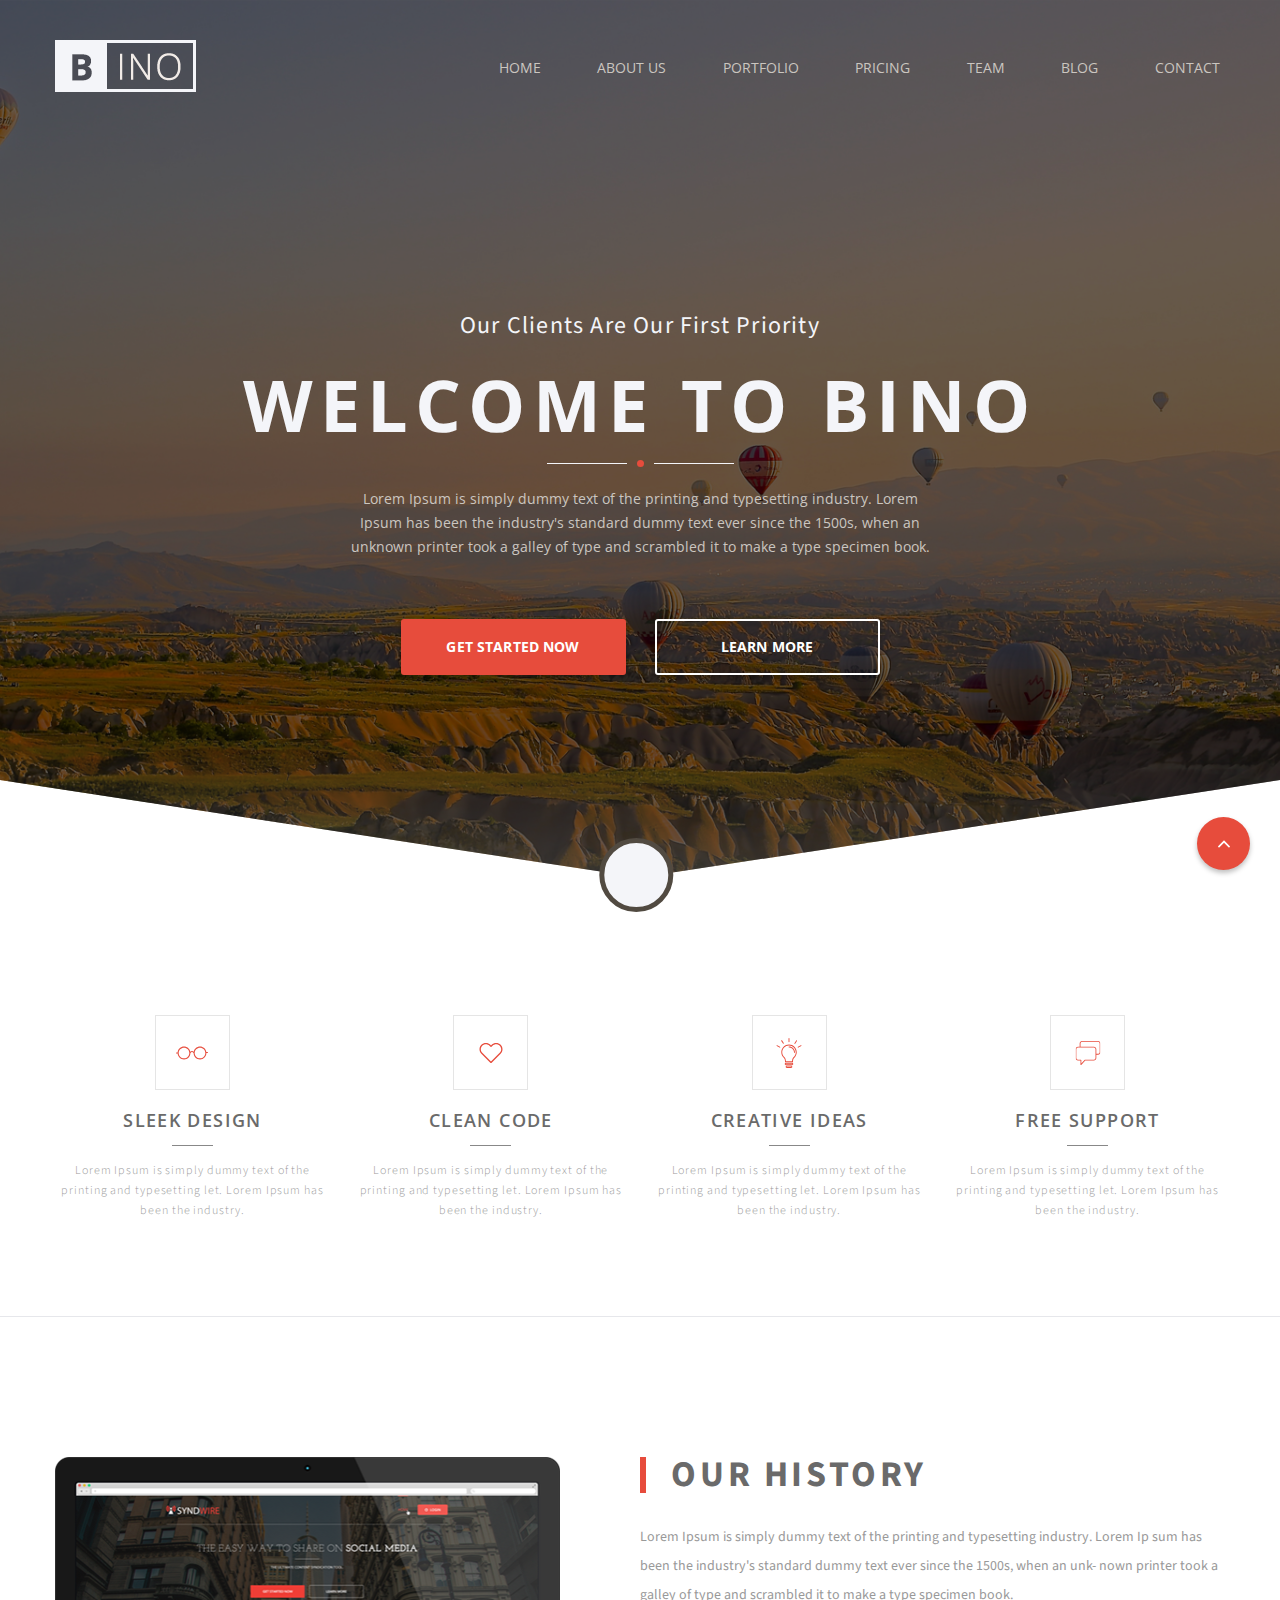
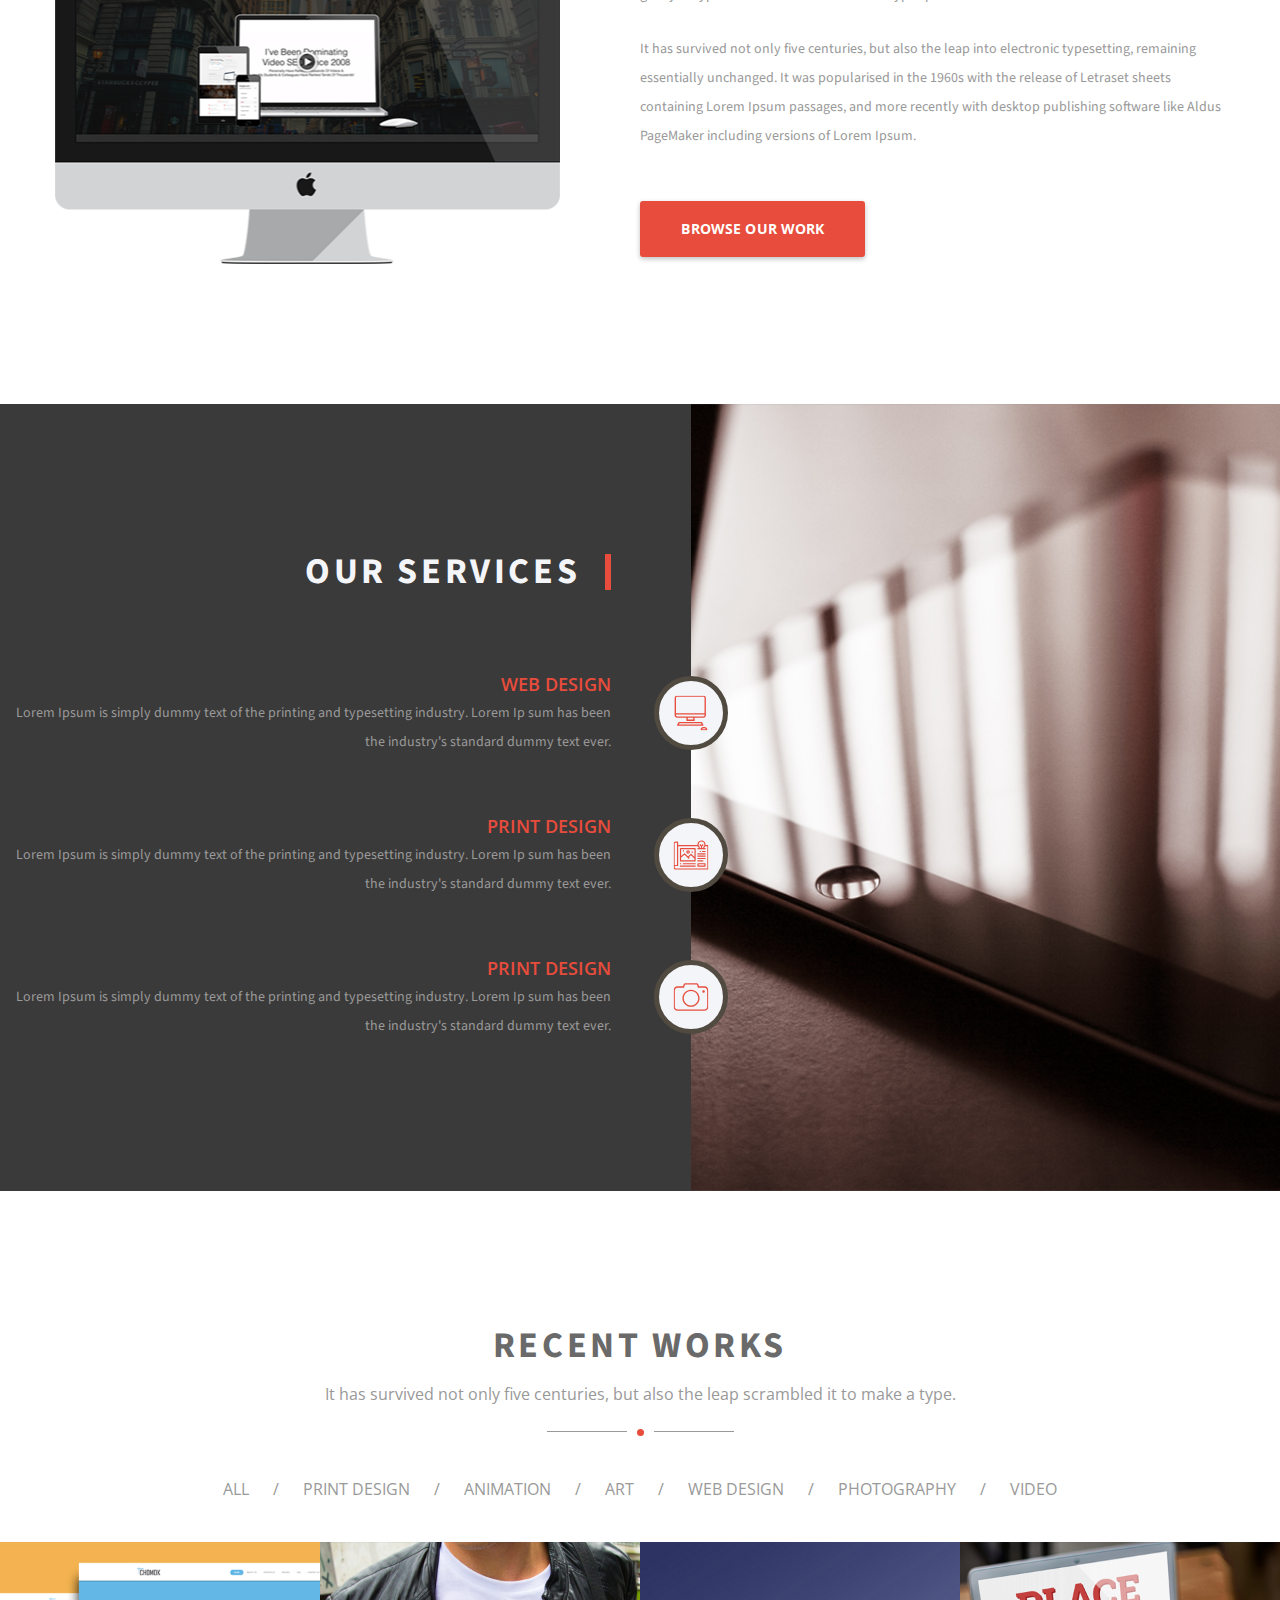
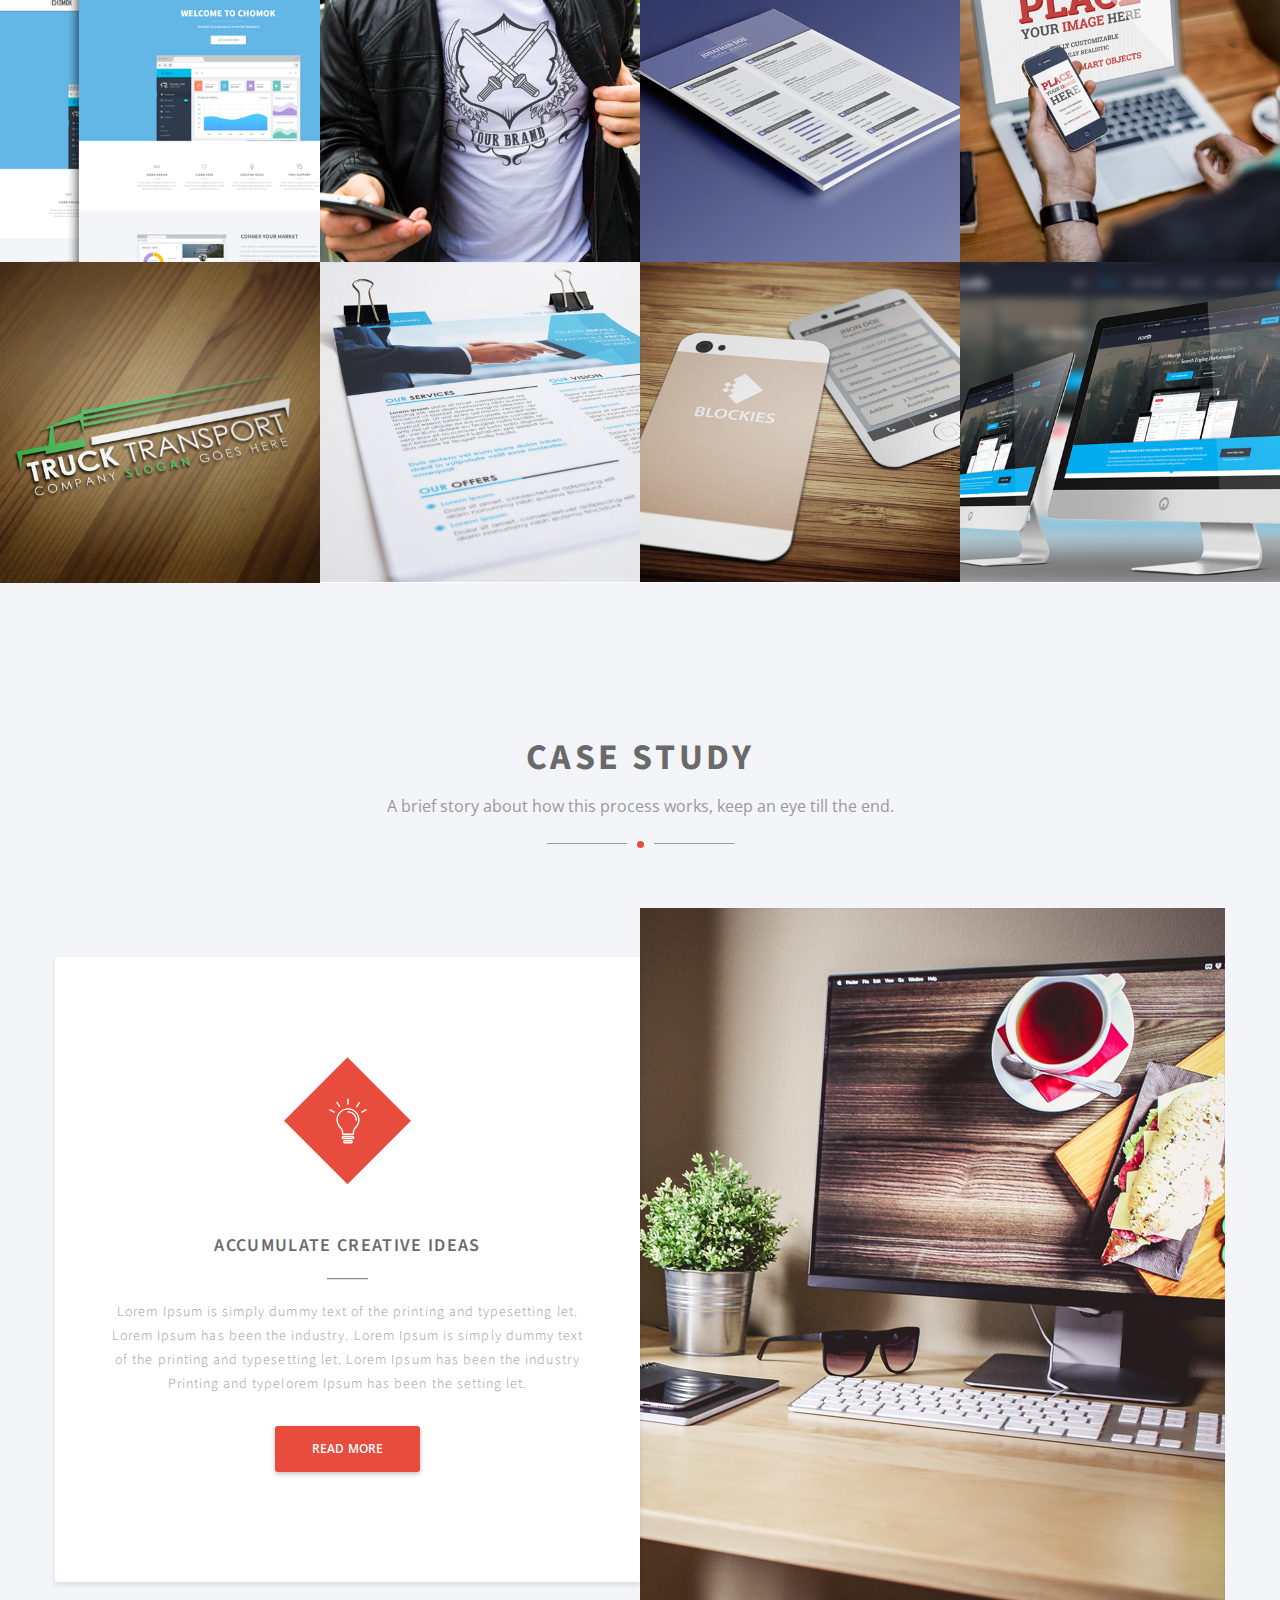
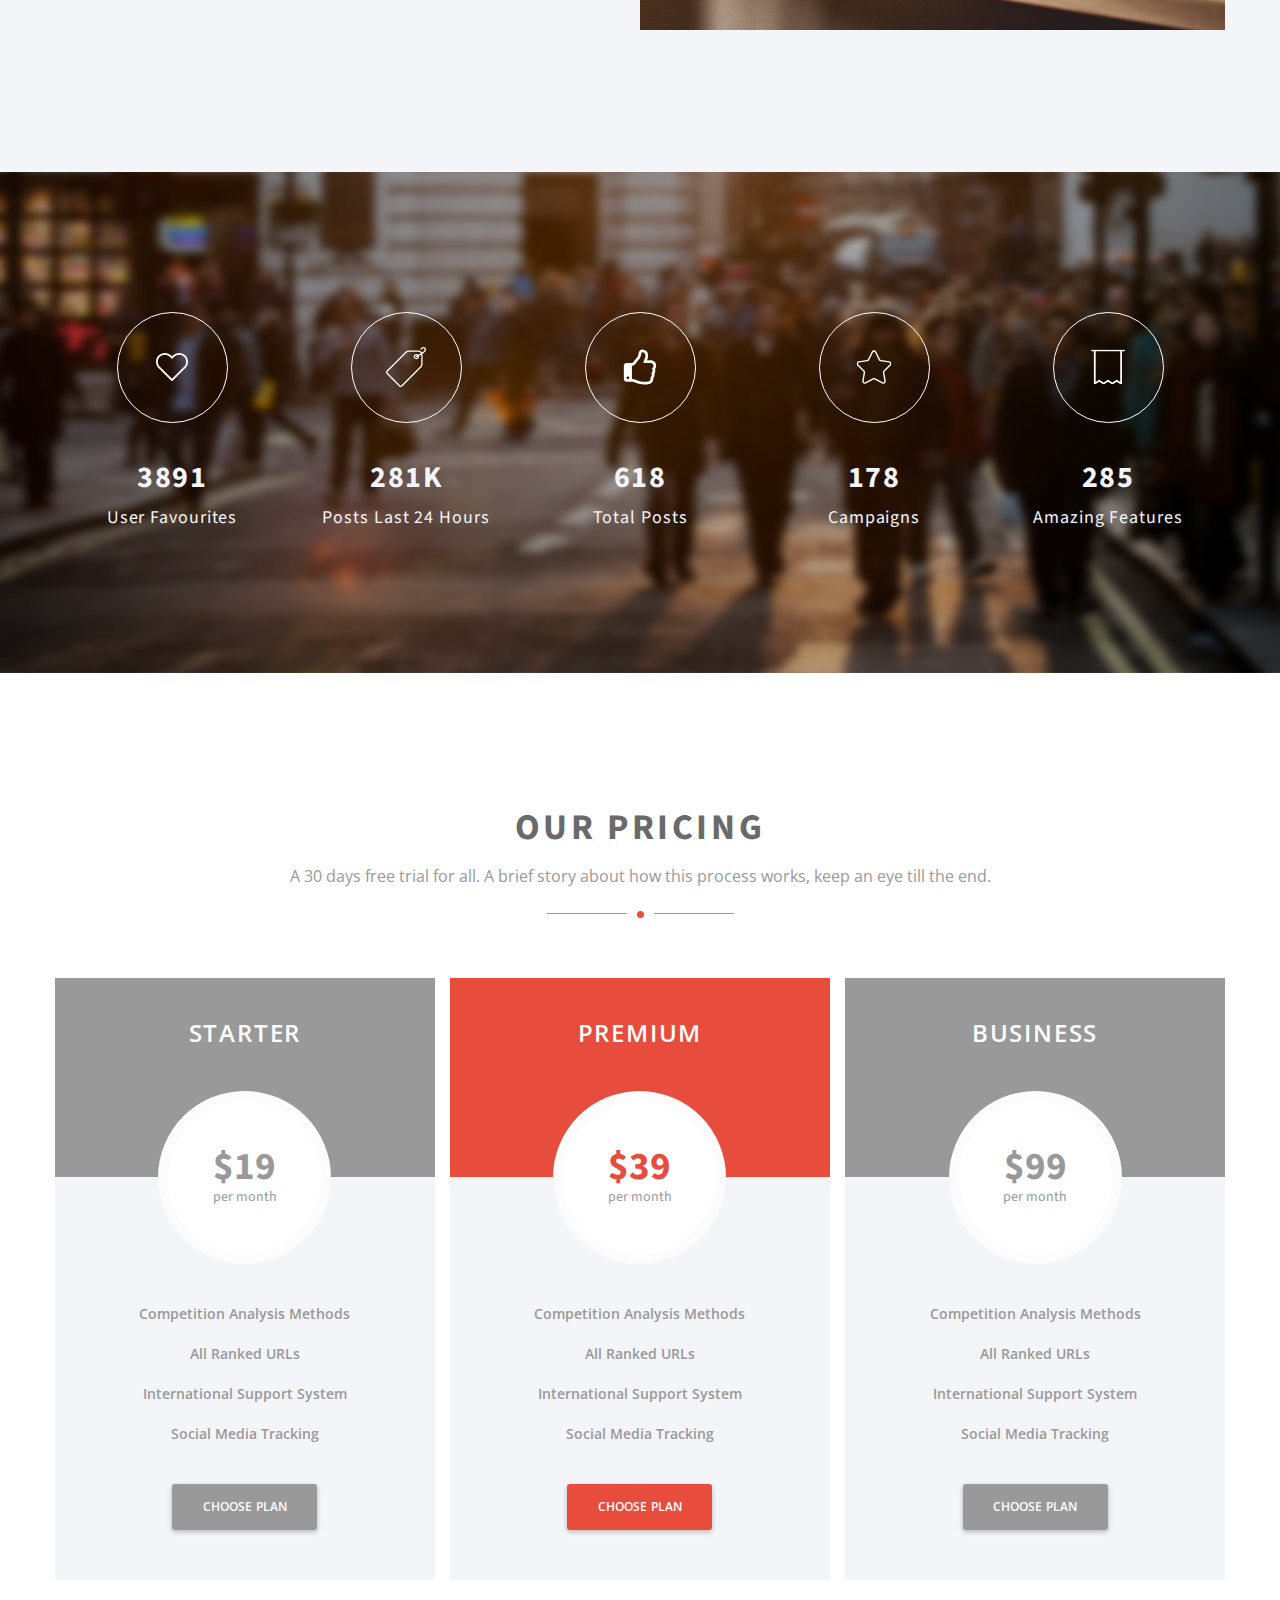
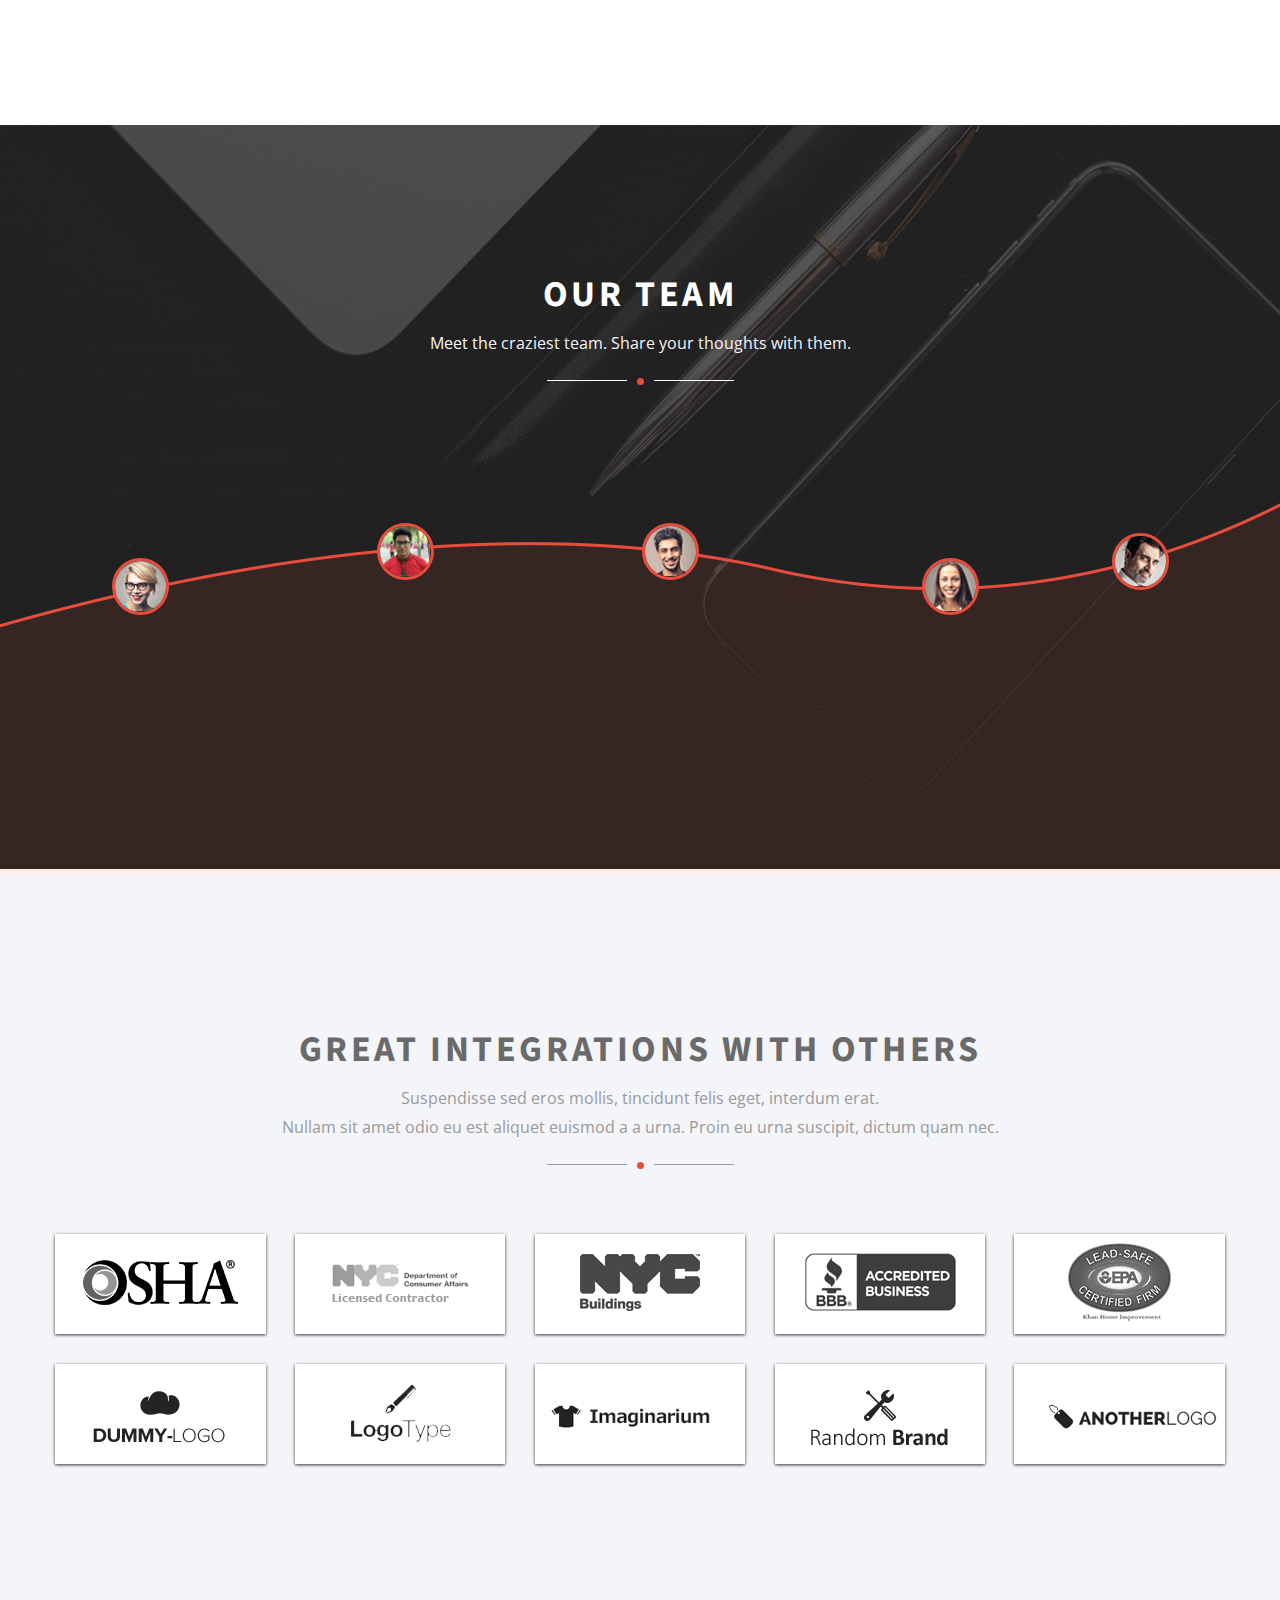
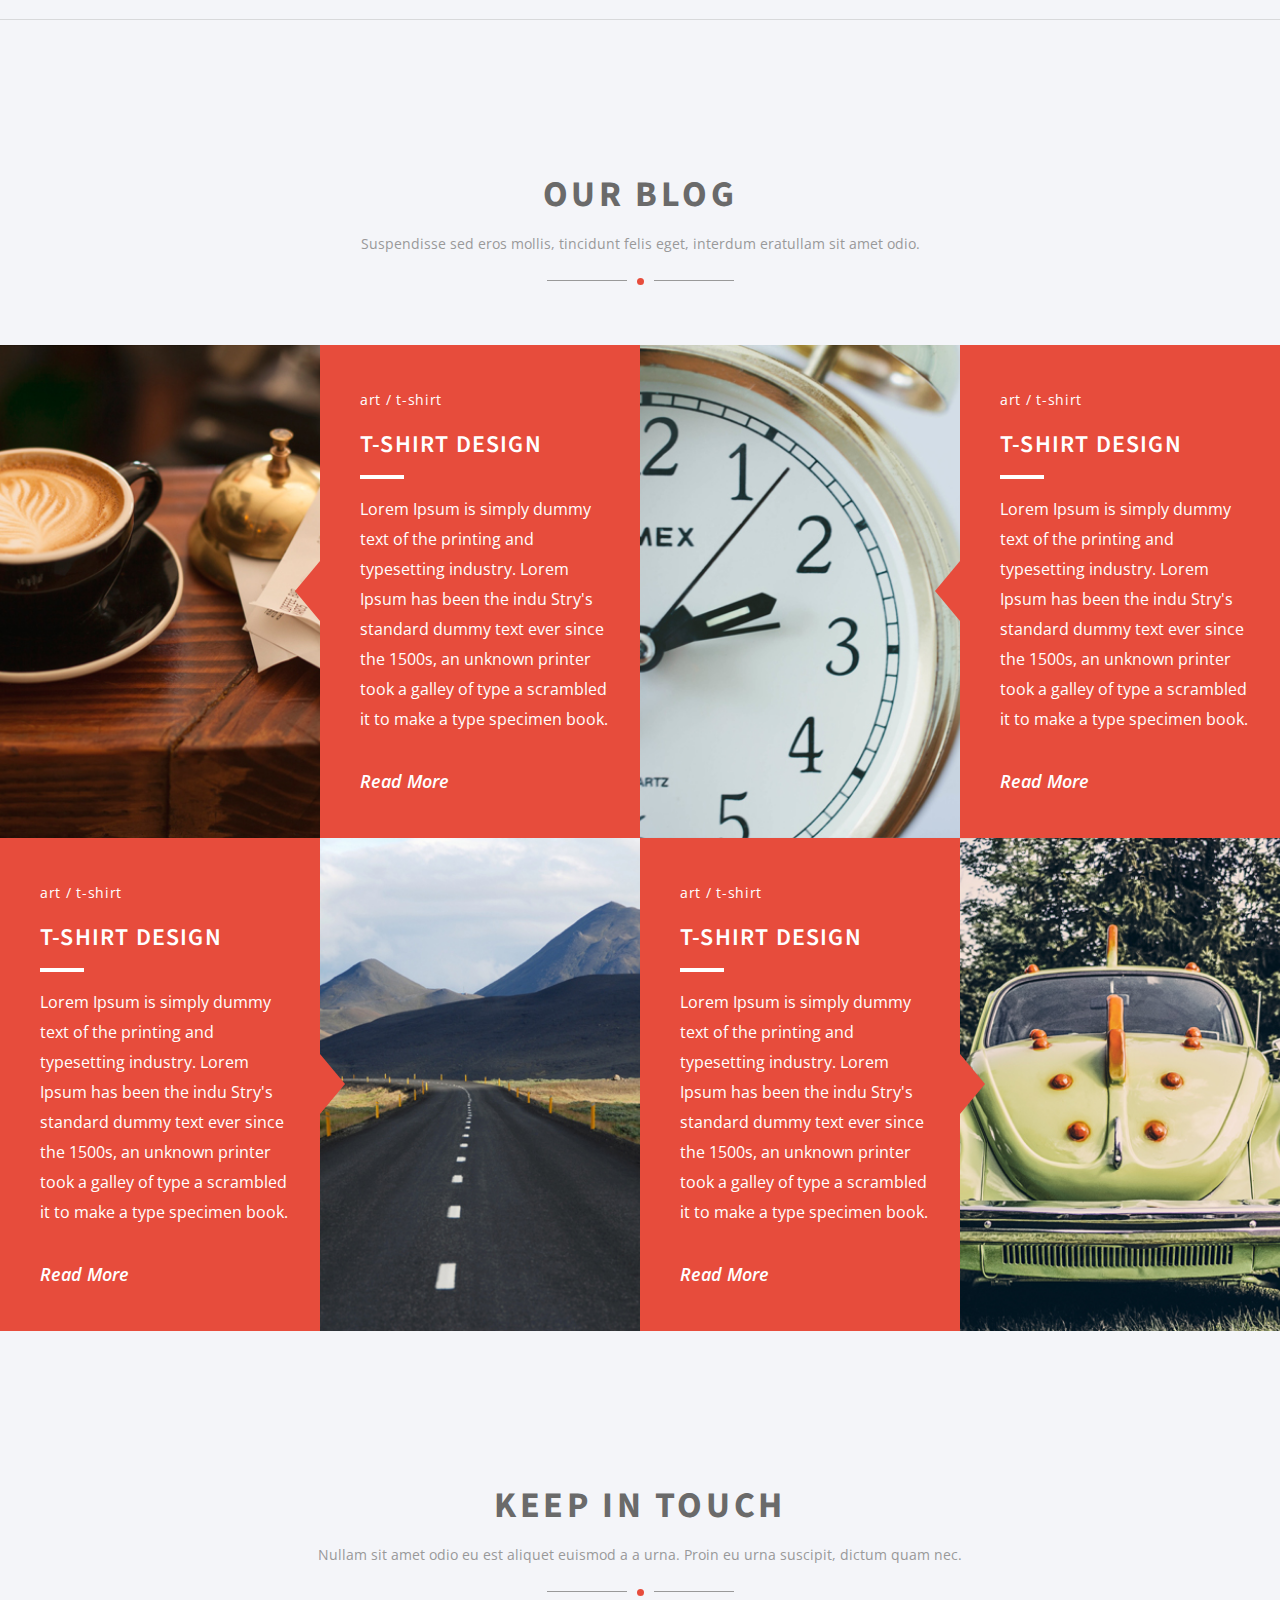
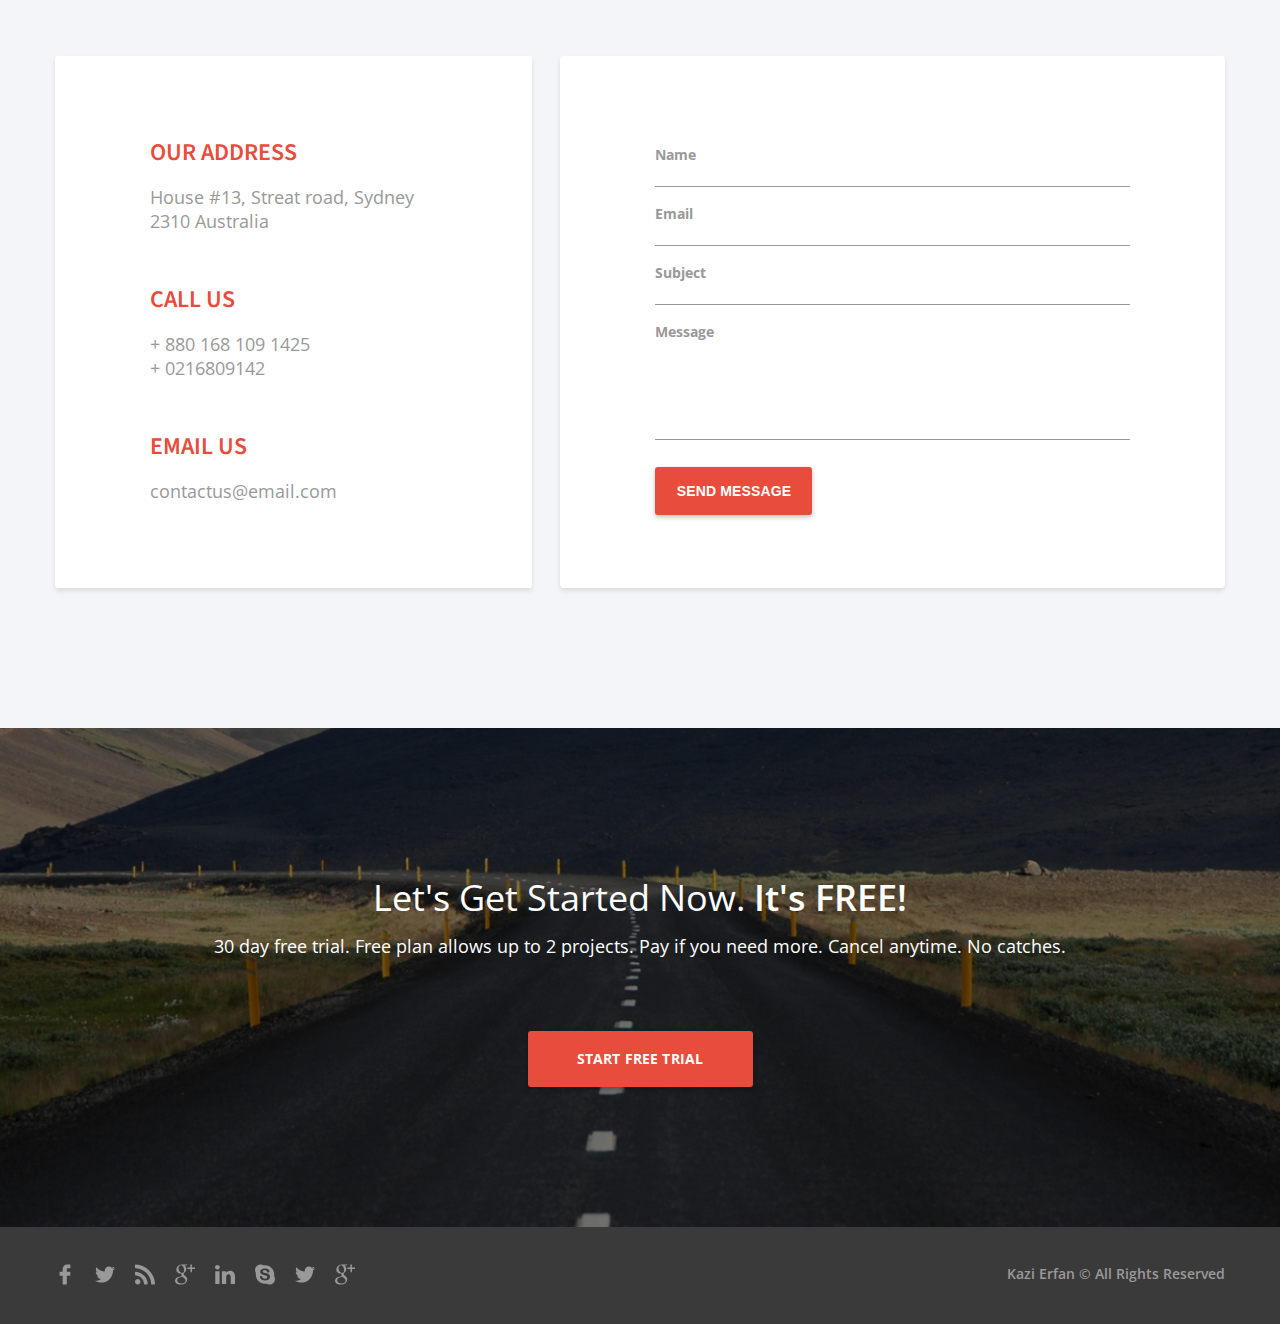
<file: BINO_FREEE/index.html>
<!DOCTYPE html>
<html lang="en">
<head>
  <title>WELCOME TO BINO</title>
  <meta http-equiv="Content-Type" content="text/html; charset=utf-8"/>
  <meta name="description" content=""/>
  <meta name="keywords" content=""/>
  <meta name="viewport" content="initial-scale=1.0, width=device-width">
  <link rel="stylesheet" href="assets/css/style.css" type="text/css"/>
</head>
<body>
<div id="top" class="container">
  <div class="section-wrap">
    <div class="section-top">
      <div class="wrap">
        <div class="section-top_header">
          <div class="section-top_logo logo">
            <img src="assets\img\logo.png" alt="">
          </div>
          <div class="section-top_menu">
            <nav>
              <ul>
                <li>
                  <a href="#top">HOME</a>
                </li>
                <li>
                  <a href="#about">ABOUT US</a>
                </li>
                <li>
                  <a href="#portfolio">PORTFOLIO</a>
                </li>
                <li>
                  <a href="#pricing">PRICING</a>
                </li>
                <li>
                  <a href="#team">TEAM</a>
                </li>
                <li>
                  <a href="#blog">BLOG</a>
                </li>
                <li>
                  <a href="#contact">CONTACT</a>
                </li>
              </ul>
            </nav>
          </div>
        </div>
        <div class="section-top_info">
          <h1>Our Clients Are Our First Priority<span>WELCOME TO BINO</span></h1>
          <div class="divider">
            <p></p>
          </div>
          <p>Lorem Ipsum is simply dummy text of the printing and typesetting industry. Lorem Ipsum has been the
            industry's standard dummy text ever since the 1500s, when an unknown printer took a galley of type and
            scrambled it to make a type specimen book.</p>
          <div class="buttons">
            <a href="#">GET STARTED NOW</a>
            <a href="#">LEARN MORE</a>
          </div>
        </div>
      </div>
    </div>
    <div class="section-wrap_icon">
      <a href="#one">
        <svg class="section-wrap__img">
          <use xlink:href="#icons--icon1"></use>
        </svg>
      </a>
    </div>
  </div>
  <div id="one" class="advantages">
    <div class="wrap advantages_block">
      <div class="advantages_element">
        <div class="advantages_icon">
          <svg class="advantages_img1">
            <use xlink:href="assets/img/symbol/sprite.svg#icons--icon2"></use>
          </svg>
        </div>
        <p class="advantages_title">SLEEK DESIGN</p>
        <p>Lorem Ipsum is simply dummy text of the printing and typesetting let. Lorem Ipsum has been the industry.</p>
      </div>
      <div class="advantages_element">
        <div class="advantages_icon">
          <svg class="advantages_img2">
            <use xlink:href="assets/img/symbol/sprite.svg#icons--icon3"></use>
          </svg>
        </div>
        <p class="advantages_title">CLEAN CODE</p>
        <p>Lorem Ipsum is simply dummy text of the printing and typesetting let. Lorem Ipsum has been the industry.</p>
      </div>
      <div class="advantages_element">
        <div class="advantages_icon">
          <svg class="advantages_img3">
            <use xlink:href="assets/img/symbol/sprite.svg#icons--icon4"></use>
          </svg>
        </div>
        <p class="advantages_title">CREATIVE IDEAS</p>
        <p>Lorem Ipsum is simply dummy text of the printing and typesetting let. Lorem Ipsum has been the industry.</p>
      </div>
      <div class="advantages_element">
        <div class="advantages_icon">
          <svg class="advantages_img4">
            <use xlink:href="assets/img/symbol/sprite.svg#icons--icon5"></use>
          </svg>
        </div>
        <p class="advantages_title">FREE SUPPORT</p>
        <p>Lorem Ipsum is simply dummy text of the printing and typesetting let. Lorem Ipsum has been the industry.</p>
      </div>
    </div>
  </div>
  <div id="about" class="wrap history">
    <div class="history_left">
      <img src="assets/img/monitor.png" alt="">
    </div>
    <div class="history_right">
      <p class="history_title">OUR HISTORY</p>
      <p>Lorem Ipsum is simply dummy text of the printing and typesetting industry. Lorem Ip sum has been the industry's
        standard dummy text ever since the 1500s, when an unk- nown printer took a galley of type and scrambled it to
        make a type specimen book.</p>
      <p>It has survived not only five centuries, but also the leap into electronic typesetting, remaining essentially
        unchanged. It was popularised in the 1960s with the release of Letraset sheets containing Lorem Ipsum passages,
        and more recently with desktop publishing software like Aldus PageMaker including versions of Lorem Ipsum.</p>
      <a href="#">BROWSE OUR WORK</a>
    </div>
  </div>
  <div class="service">
    <div class="service_block">
      <p class="service_title">OUR SERVICES</p>
      <div class="service_element">
        <p>WEB DESIGN</p>
        <p>Lorem Ipsum is simply dummy text of the printing and typesetting industry. Lorem Ip sum has been the
          industry's standard dummy text ever.</p>
        <div class="service_icon">
          <svg class="servece_img">
            <use xlink:href="assets/img/symbol/sprite.svg#icons--icon6"/>
          </svg>
        </div>
      </div>
      <div class="service_element">
        <p>PRINT DESIGN</p>
        <p>Lorem Ipsum is simply dummy text of the printing and typesetting industry. Lorem Ip sum has been the
          industry's standard dummy text ever.</p>
        <div class="service_icon">
          <svg class="servece_img">
            <use xlink:href="assets/img/symbol/sprite.svg#icons--icon7"/>
          </svg>
        </div>
      </div>
      <div class="service_element">
        <p>PRINT DESIGN</p>
        <p>Lorem Ipsum is simply dummy text of the printing and typesetting industry. Lorem Ip sum has been the
          industry's standard dummy text ever.</p>
        <div class="service_icon">
          <svg class="servece_img">
            <use xlink:href="assets/img/symbol/sprite.svg#icons--icon8"/>
          </svg>
        </div>
      </div>
    </div>
  </div>
  <div id="portfolio" class="recent">
    <p class="recent_title">RECENT WORKS</p>
    <p>It has survived not only five centuries, but also the leap scrambled it to make a type.</p>
    <div class="recent_devider devider">
      <p></p>
    </div>
    <div class="recent_links">
      <a href="#">ALL</a>
      /
      <a href="#">PRINT DESIGN</a>
      /
      <a href="#">ANIMATION</a>
      /
      <a href="#">ART</a>
      /
      <a href="#">WEB DESIGN</a>
      /
      <a href="#">PHOTOGRAPHY</a>
      /
      <a href="#">VIDEO</a>
    </div>
    <div class="recent_block">
      <div class="recent_element">
        <a href="#">
          <img src="assets/img/img1.jpg" alt="">
          <p>
            <span>T-SHIRT DESIGN</span>
            <span>art / t-shirt</span>
          </p>
        </a>
      </div>
      <div class="recent_element">
        <a href="#">
          <img src="assets/img/img2.jpg" alt="">
          <p>
            <span>T-SHIRT DESIGN</span>
            <span>art / t-shirt</span>
          </p>
        </a>
      </div>
      <div class="recent_element">
        <a href="#">
          <img src="assets/img/img3.jpg" alt="">
          <p>
            <span>T-SHIRT DESIGN</span>
            <span>art / t-shirt</span>
          </p>
        </a>
      </div>
      <div class="recent_element">
        <a href="#">
          <img src="assets/img/img4.jpg" alt="">
          <p>
            <span>T-SHIRT DESIGN</span>
            <span>art / t-shirt</span>
          </p>
        </a>
      </div>
      <div class="recent_element">
        <a href="#">
          <img src="assets/img/img5.jpg" alt="">
          <p>
            <span>T-SHIRT DESIGN</span>
            <span>art / t-shirt</span>
          </p>
        </a>
      </div>
      <div class="recent_element">
        <a href="#">
          <img src="assets/img/img6.jpg" alt="">
          <p>
            <span>T-SHIRT DESIGN</span>
            <span>art / t-shirt</span>
          </p>
        </a>
      </div>
      <div class="recent_element">
        <a href="#">
          <img src="assets/img/img7.jpg" alt="">
          <p>
            <span>T-SHIRT DESIGN</span>
            <span>art / t-shirt</span>
          </p>
        </a>
      </div>
      <div class="recent_element">
        <a href="#">
          <img src="assets/img/img8.jpg" alt="">
          <p>
            <span>T-SHIRT DESIGN</span>
            <span>art / t-shirt</span>
          </p>
        </a>
      </div>
    </div>
  </div>
  <div class="case_study">
    <div class="wrap">
      <p class="case_study_title">CASE STUDY</p>
      <p>A brief story about how this process works, keep an eye till the end.</p>
      <div class="case_study_devider">
        <p></p>
      </div>
      <div class="case_study_block">
        <div class="case_study_left ideas">
          <div class="ideas_icon">
            <svg ideas_img>
              <use xlink:href="assets/img/symbol/sprite.svg#icons--icon4"/>
            </svg>
          </div>
          <p class="ideas_title">aCCUMULATE CREATIVE IDEAS</p>
          <p>Lorem Ipsum is simply dummy text of the printing and typesetting let. Lorem Ipsum has been the industry.
            Lorem Ipsum is simply dummy text of the printing and typesetting let. Lorem Ipsum has been the industry
            Printing and typelorem Ipsum has been the setting let.</p>
          <a href="#" class="ideas_btn">read more</a>
        </div>
        <div class="case_study_right">
          <img src="assets/img/case-study.jpg" alt="">
        </div>
      </div>
    </div>
  </div>
  <div class="counts">
    <div class="wrap counts_block">
      <div class="counts_element">
        <div class="counts_circle">
          <svg class="counts_img1">
            <use xlink:href="assets/img/symbol/sprite.svg#icons--icon3"/>
          </svg>
        </div>
        <p class="counts_number">3891</p>
        <p>User Favourites</p>
      </div>
      <div class="counts_element">
        <div class="counts_circle">
          <svg class="counts_img2">
            <use xlink:href="assets/img/symbol/sprite.svg#icons--icon9"/>
          </svg>
        </div>
        <p class="counts_number">281K</p>
        <p>Posts Last 24 Hours</p>
      </div>
      <div class="counts_element">
        <div class="counts_circle">
          <svg class="counts_img3">
            <use xlink:href="assets/img/symbol/sprite.svg#icons--icon10"/>
          </svg>
        </div>
        <p class="counts_number">618</p>
        <p>Total Posts</p>
      </div>
      <div class="counts_element">
        <div class="counts_circle">
          <svg class="counts_img4">
            <use xlink:href="assets/img/symbol/sprite.svg#icons--icon11"/>
          </svg>
        </div>
        <p class="counts_number">178</p>
        <p>Campaigns</p>
      </div>
      <div class="counts_element">
        <div class="counts_circle">
          <svg class="counts_img5">
            <use xlink:href="assets/img/symbol/sprite.svg#icons--icon12"/>
          </svg>
        </div>
        <p class="counts_number">285</p>
        <p>Amazing Features</p>
      </div>
    </div>
  </div>
  <div id="pricing" class="price">
    <div class="wrap price_wrap">
      <p class="price_title">OUR PRICING</p>
      <p>A 30 days free trial for all. A brief story about how this process works, keep an eye till the end.</p>
      <div class="price_divider divider">
        <p></p>
      </div>
      <div class="price_block">
        <div class="price_element">
          <div class="price_top">
            <p class="price_name">STARTER</p>
          </div>
          <div class="price_bottom">
            <div class="price_number">
              <p>$19<span>per month</span></p>
            </div>
            <ul class="price_list">
              <li>Competition Analysis Methods</li>
              <li>All Ranked URLs</li>
              <li>International Support System</li>
              <li>Social Media Tracking</li>
            </ul>
            <a class="price_btn" href="#">CHOOSE PLAN</a>
          </div>
        </div>
        <div class="price_element price_element-red">
          <div class="price_top">
            <p class="price_name">PREMIUM</p>
          </div>
          <div class="price_bottom">
            <div class="price_number">
              <p>$39<span>per month</span></p>
            </div>
            <ul class="price_list">
              <li>Competition Analysis Methods</li>
              <li>All Ranked URLs</li>
              <li>International Support System</li>
              <li>Social Media Tracking</li>
            </ul>
            <a class="price_btn" href="#">CHOOSE PLAN</a>
          </div>
        </div>
        <div class="price_element">
          <div class="price_top">
            <p class="price_name">business</p>
          </div>
          <div class="price_bottom">
            <div class="price_number">
              <p>$99<span>per month</span></p>
            </div>
            <ul class="price_list">
              <li>Competition Analysis Methods</li>
              <li>All Ranked URLs</li>
              <li>International Support System</li>
              <li>Social Media Tracking</li>
            </ul>
            <a class="price_btn" href="#">CHOOSE PLAN</a>
          </div>
        </div>
      </div>
    </div>
  </div>
  <div id="team" class="team">
    <div class="wrap team_wrap">
      <p class="team_title">OUR TEAM</p>
      <p>Meet the craziest team. Share your thoughts with them.</p>
      <div class="divider team_divider">
        <p></p>
      </div>
      <div class="team_elemens">
        <div class="team_man">
          <div class="team_img">
            <img src="assets/img/team.jpg" alt="">
          </div>
          <div class="team_info">
            <p>Kazi Erfan</p>
            <p>UI/UX Designer</p>
          </div>
        </div>
        <div class="team_man">
          <div class="team_img">
            <img src="assets/img/team2.jpg" alt="">
          </div>
          <div class="team_info">
            <p>Kazi Erfan</p>
            <p>UI/UX Designer</p>
          </div>
        </div>
        <div class="team_man">
          <div class="team_img">
            <img src="assets/img/team3.jpg" alt="">
          </div>
          <div class="team_info">
            <p>Kazi Erfan</p>
            <p>UI/UX Designer</p>
          </div>
        </div>
        <div class="team_man">
          <div class="team_img">
            <img src="assets/img/team4.jpg" alt="">
          </div>
          <div class="team_info">
            <p>Kazi Erfan</p>
            <p>UI/UX Designer</p>
          </div>
        </div>
        <div class="team_man">
          <div class="team_img">
            <img src="assets/img/team5.jpg" alt="">
          </div>
          <div class="team_info">
            <p>Kazi Erfan</p>
            <p>UI/UX Designer</p>
          </div>
        </div>
      </div>
    </div>
  </div>
  <div class="integrations">
    <div class="wrap integrations_wrap">
      <p class="integrations_title">Great Integrations with Others</p>
      <p>Suspendisse sed eros mollis, tincidunt felis eget, interdum erat.<br>Nullam sit amet odio eu est aliquet
        euismod a a urna. Proin eu urna suscipit, dictum quam nec. </p>
      <div class="divider integrations_divider">
        <p></p>
      </div>
      <div class="integrations-block">
        <div class="integrations_element">
          <span>
            <img src="assets/img/integration.png" alt="">
          </span>
        </div>
        <div class="integrations_element">
          <span>
            <img src="assets/img/integration2.png" alt="">
          </span>
        </div>
        <div class="integrations_element">
          <span>
            <img src="assets/img/integration3.png" alt="">
          </span>
        </div>
        <div class="integrations_element">
          <span>
            <img src="assets/img/integration4.png" alt="">
          </span>
        </div>
        <div class="integrations_element">
          <span>
            <img src="assets/img/integration5.png" alt="">
          </span>
        </div>
        <div class="integrations_element">
          <span>
            <img src="assets/img/integration6.png" alt="">
          </span>
        </div>
        <div class="integrations_element">
          <span>
            <img src="assets/img/integration7.png" alt="">
          </span>
        </div>
        <div class="integrations_element">
          <span>
            <img src="assets/img/integration8.png" alt="">
          </span>
        </div>
        <div class="integrations_element">
          <span>
            <img src="assets/img/integration9.png" alt="">
          </span>
        </div>
        <div class="integrations_element">
          <span>
            <img src="assets/img/integration10.png" alt="">
          </span>
        </div>
      </div>
    </div>
  </div>
  <div id="blog" class="blog">
    <div class="wrap blog_wrap">
      <p class="blog_title">OUR BLOG</p>
      <p>Suspendisse sed eros mollis, tincidunt felis eget, interdum eratullam sit amet odio.</p>
      <div class="divider blog_divider">
        <p></p>
      </div>
    </div>
    <div class="blog_block">
      <div class="blog_element">
        <div class="blog_img">
          <img src="assets/img/blog.jpg" alt="">
        </div>
        <div class="blog_text">
          <p class="blog_category">art / t-shirt</p>
          <p class="blog_name">T-SHIRT DESIGN</p>
          <p>Lorem Ipsum is simply dummy text of the printing and typesetting industry. Lorem Ipsum has been the indu
            Stry's standard dummy text ever since the 1500s, an unknown printer took a galley of type a scrambled it to
            make a type specimen book.</p>
          <a href="#">Read More</a>
        </div>
      </div>
      <div class="blog_element">
        <div class="blog_img">
          <img src="assets/img/blog2.jpg" alt="">
        </div>
        <div class="blog_text">
          <p class="blog_category">art / t-shirt</p>
          <p class="blog_name">T-SHIRT DESIGN</p>
          <p>Lorem Ipsum is simply dummy text of the printing and typesetting industry. Lorem Ipsum has been the indu
            Stry's standard dummy text ever since the 1500s, an unknown printer took a galley of type a scrambled it to
            make a type specimen book.</p>
          <a href="#">Read More</a>
        </div>
      </div>
      <div class="blog_element blog_element_reverse">
        <div class="blog_img">
          <img src="assets/img/blog3.jpg" alt="">
        </div>
        <div class="blog_text">
          <p class="blog_category">art / t-shirt</p>
          <p class="blog_name">T-SHIRT DESIGN</p>
          <p>Lorem Ipsum is simply dummy text of the printing and typesetting industry. Lorem Ipsum has been the indu
            Stry's standard dummy text ever since the 1500s, an unknown printer took a galley of type a scrambled it to
            make a type specimen book.</p>
          <a href="#">Read More</a>
        </div>
      </div>
      <div class="blog_element blog_element_reverse">
        <div class="blog_img">
          <img src="assets/img/blog4.jpg" alt="">
        </div>
        <div class="blog_text">
          <p class="blog_category">art / t-shirt</p>
          <p class="blog_name">T-SHIRT DESIGN</p>
          <p>Lorem Ipsum is simply dummy text of the printing and typesetting industry. Lorem Ipsum has been the indu
            Stry's standard dummy text ever since the 1500s, an unknown printer took a galley of type a scrambled it to
            make a type specimen book.</p>
          <a href="#">Read More</a>
        </div>
      </div>
    </div>
  </div>
  <div id="contact" class="keep">
    <div class="wrap keep_wrap">
      <p class="keep_title">kEEP IN TOUCH</p>
      <p>Nullam sit amet odio eu est aliquet euismod a a urna. Proin eu urna suscipit, dictum quam nec. </p>
      <div class="divider keep_divider">
        <p></p>
      </div>
      <div class="keep_block">
        <div class="keep_left">
          <div class="keep_info">
            <p>OUR ADDRESS</p>
            <p>House #13, Streat road, Sydney
              2310 Australia</p>
          </div>
          <div class="keep_info">
            <p>CALL US</p>
            <p>+ 880 168 109 1425<br>+ 0216809142</p>
          </div>
          <div class="keep_info">
            <p>EMAIL US</p>
            <p><a href="mailto:contactus@email.com">contactus@email.com</a></p>
          </div>
        </div>
        <div class="keep_right">
          <div class="keep_form">
            <form action="#">
              <div class="keep_input">
                <input type="text" name="name" required>
                <label>Name</label>
              </div>
              <div class="keep_input">
                <input type="text" name="email" required>
                <label>Email</label>
              </div>
              <div class="keep_input">
                <input type="text" name="subject" required>
                <label>Subject</label>
              </div>
              <div class="keep_textarea">
                <textarea name="text" required></textarea>
                <label>Message</label>
              </div>
              <div class="keep_button">
                <button>SEND MESSAGE</button>
              </div>
            </form>
          </div>
        </div>
      </div>
    </div>
  </div>
  <div class="free">
    <div class="wrap free_wrap">
      <p class="free_title">Let's Get Started Now. <span>It's FREE!</span></p>
      <p>30 day free trial. Free plan allows up to 2 projects. Pay if you need more. Cancel anytime. No catches.</p>
      <a href="#" class="free_bnt">start free trial</a>
    </div>
  </div>
  <footer class="footer">
    <div class="wrap footer_wrap">
      <div class="footer_left">
        <ul class="footer_socials socials">
          <li>
            <a href="#">
              <svg class="socials_img">
                <use xlink:href="assets/img/symbol/sprite.svg#icons--social"/>
              </svg>
            </a>
          </li>
          <li>
            <a href="#">
              <svg class="socials_img">
                <use xlink:href="assets/img/symbol/sprite.svg#icons--social2"/>
              </svg>
            </a>
          </li>
          <li>
            <a href="#">
              <svg class="socials_img">
                <use xlink:href="assets/img/symbol/sprite.svg#icons--social3"/>
              </svg>
            </a>
          </li>
          <li>
            <a href="#">
              <svg class="socials_img">
                <use xlink:href="assets/img/symbol/sprite.svg#icons--social4"/>
              </svg>
            </a>
          </li>
          <li>
            <a href="#">
              <svg class="socials_img">
                <use xlink:href="assets/img/symbol/sprite.svg#icons--social5"/>
              </svg>
            </a>
          </li>
          <li>
            <a href="#">
              <svg class="socials_img">
                <use xlink:href="assets/img/symbol/sprite.svg#icons--social6"/>
              </svg>
            </a>
          </li>
          <li>
            <a href="#">
              <svg class="socials_img">
                <use xlink:href="assets/img/symbol/sprite.svg#icons--social2"/>
              </svg>
            </a>
          </li>
          <li>
            <a href="#">
              <svg class="socials_img">
                <use xlink:href="assets/img/symbol/sprite.svg#icons--social4"/>
              </svg>
            </a>
          </li>
        </ul>
      </div>
      <div class="footer_right">
        <p>Kazi Erfan &copy All Rights Reserved </p>
      </div>
    </div>
  </footer>
  <div class="arrow-up">
    <a href="#top">
      <svg class="arrow-up__img">
        <use xlink:href="assets/img/symbol/sprite.svg#icons--arrow-up"/>
      </svg>
    </a>
  </div>
</div>
</body>
</html>
</file>
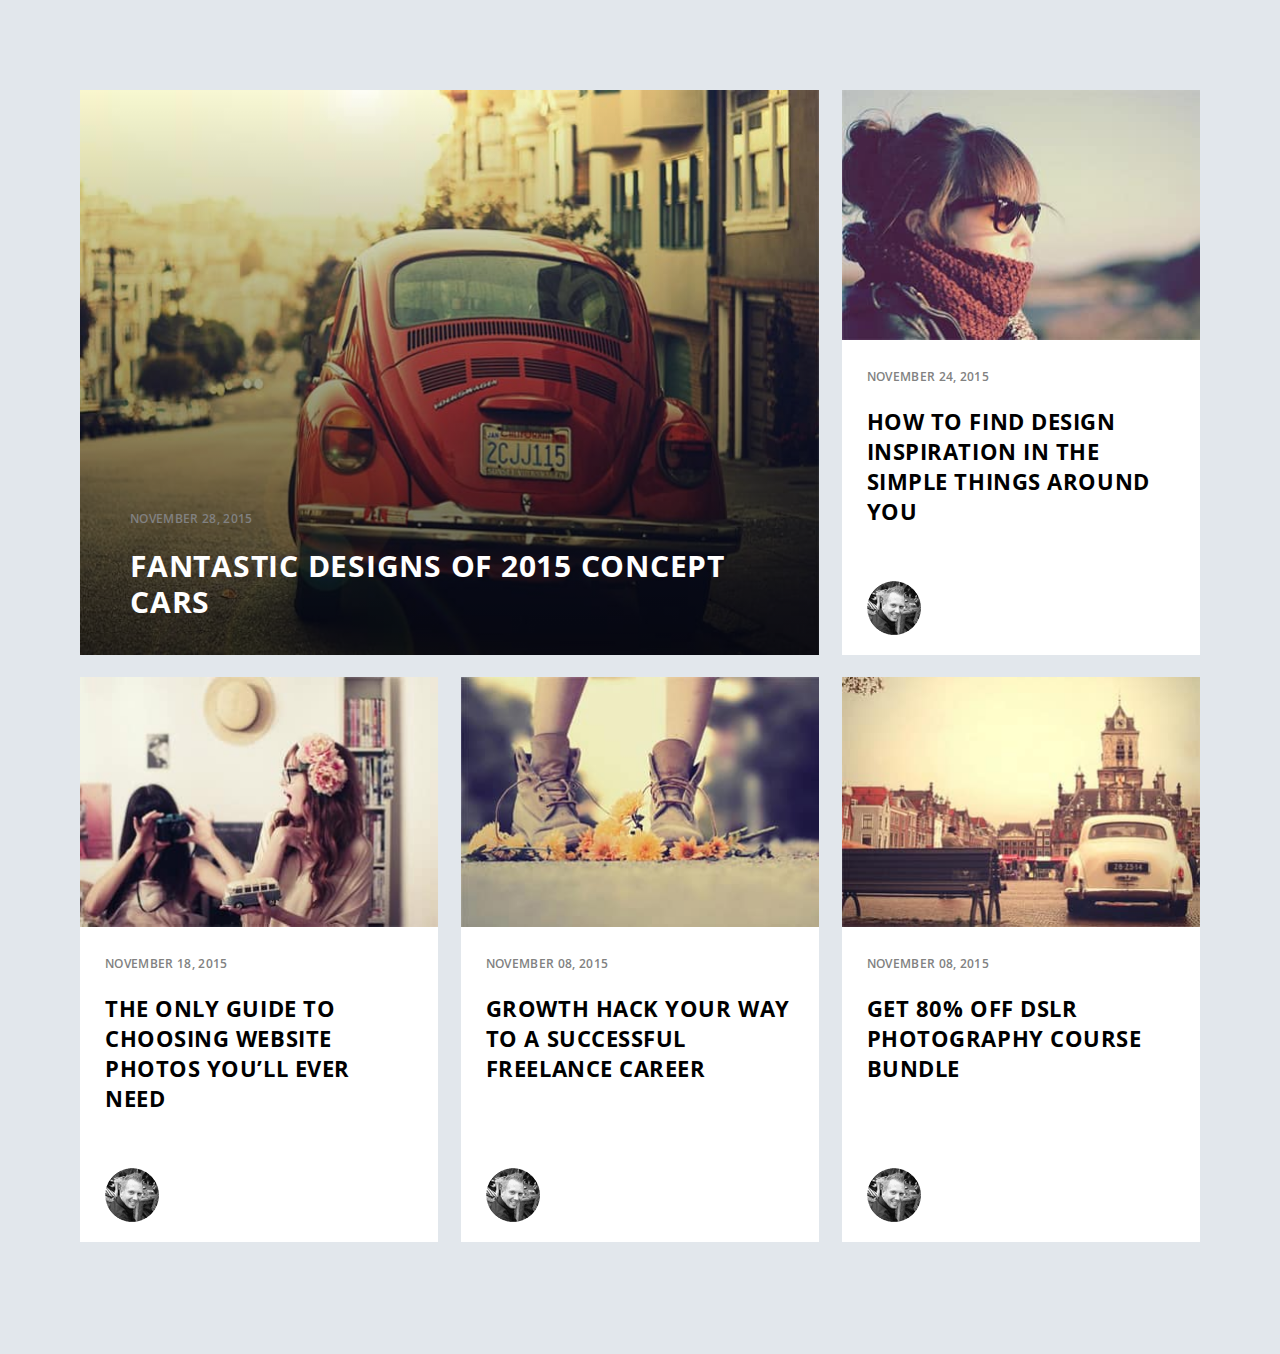
<file: BlOG_Bystefankuhl gulp_4/index.html>
<!DOCTYPE html>
<html lang="ru">
<head>
  <meta charset="UTF-8">
  <meta name="viewport" content="initial-scale=1.0, width=device-width">
  <title>Exe</title>
  <link rel="stylesheet" href="css/style.min.css" type="text/css" />
  <script src="js/all.min.js"></script>
</head>
<body>
<div class="container">
  <div class="posts">
    <div class="posts_element posts_element_big">
      <img src="img/image1.jpg" alt="">
      <div class="posts_info">
        <p class="posts_date">November 28, 2015</p>
        <h2>
          <a href="#">Fantastic Designs Of 2015
            Concept Cars</a>
        </h2>
      </div>
    </div>
    <div class="posts_element">
      <img src="img/image2.jpg" alt="">
      <div class="posts_info">
        <p class="posts_date">November 24, 2015</p>
        <h2>
          <a href="#">How To Find Design
            Inspiration In The Simple
            Things Around You</a>
        </h2>
        <div class="posts_author">
          <a href="#">
            <img src="img/author.png" alt="">
          </a>
        </div>
      </div>
    </div>
    <div class="posts_element">
      <img src="img/image3.jpg" alt="">
      <div class="posts_info">
        <p class="posts_date">November 18, 2015</p>
        <h2>
          <a href="#">The Only Guide To
            Choosing Website
            Photos You’ll Ever Need
          </a>
        </h2>
        <div class="posts_author">
          <a href="#">
            <img src="img/author.png" alt="">
          </a>
        </div>
      </div>
    </div>
    <div class="posts_element">
      <img src="img/image4.jpg" alt="">
      <div class="posts_info">
        <p class="posts_date">November 08, 2015</p>
        <h2>
          <a href="#">Growth Hack Your Way
            to a Successful
            Freelance Career</a>
        </h2>
        <div class="posts_author">
          <a href="#">
            <img src="img/author.png" alt="">
          </a>
        </div>
      </div>
    </div>
    <div class="posts_element">
      <img src="img/image5.jpg" alt="">
      <div class="posts_info">
        <p class="posts_date">November 08, 2015</p>
        <h2>
          <a href="#">Get 80% Off DSLR
            Photography Course
            Bundle</a>
        </h2>
        <div class="posts_author">
          <a href="#">
            <img src="img/author.png" alt="">
          </a>
        </div>
      </div>
    </div>
  </div>
</div>
</body>
</html>
</file>
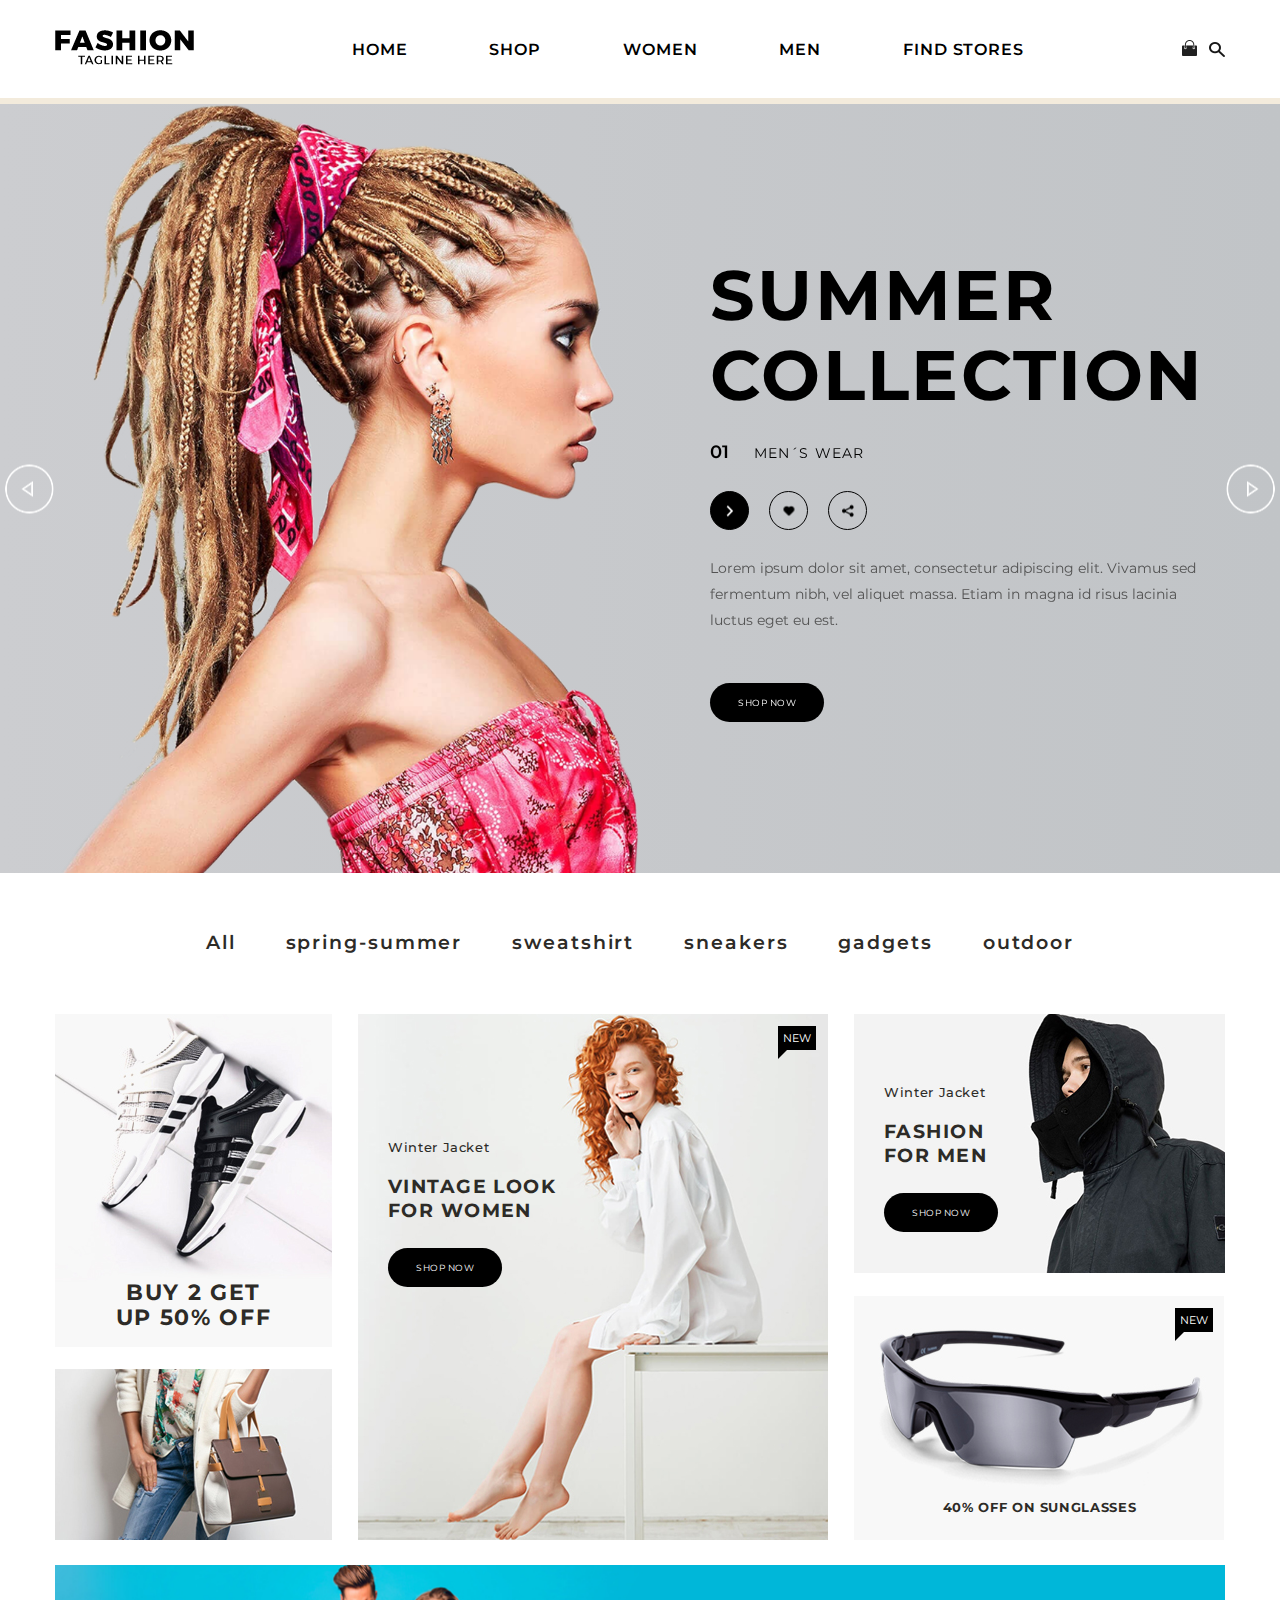
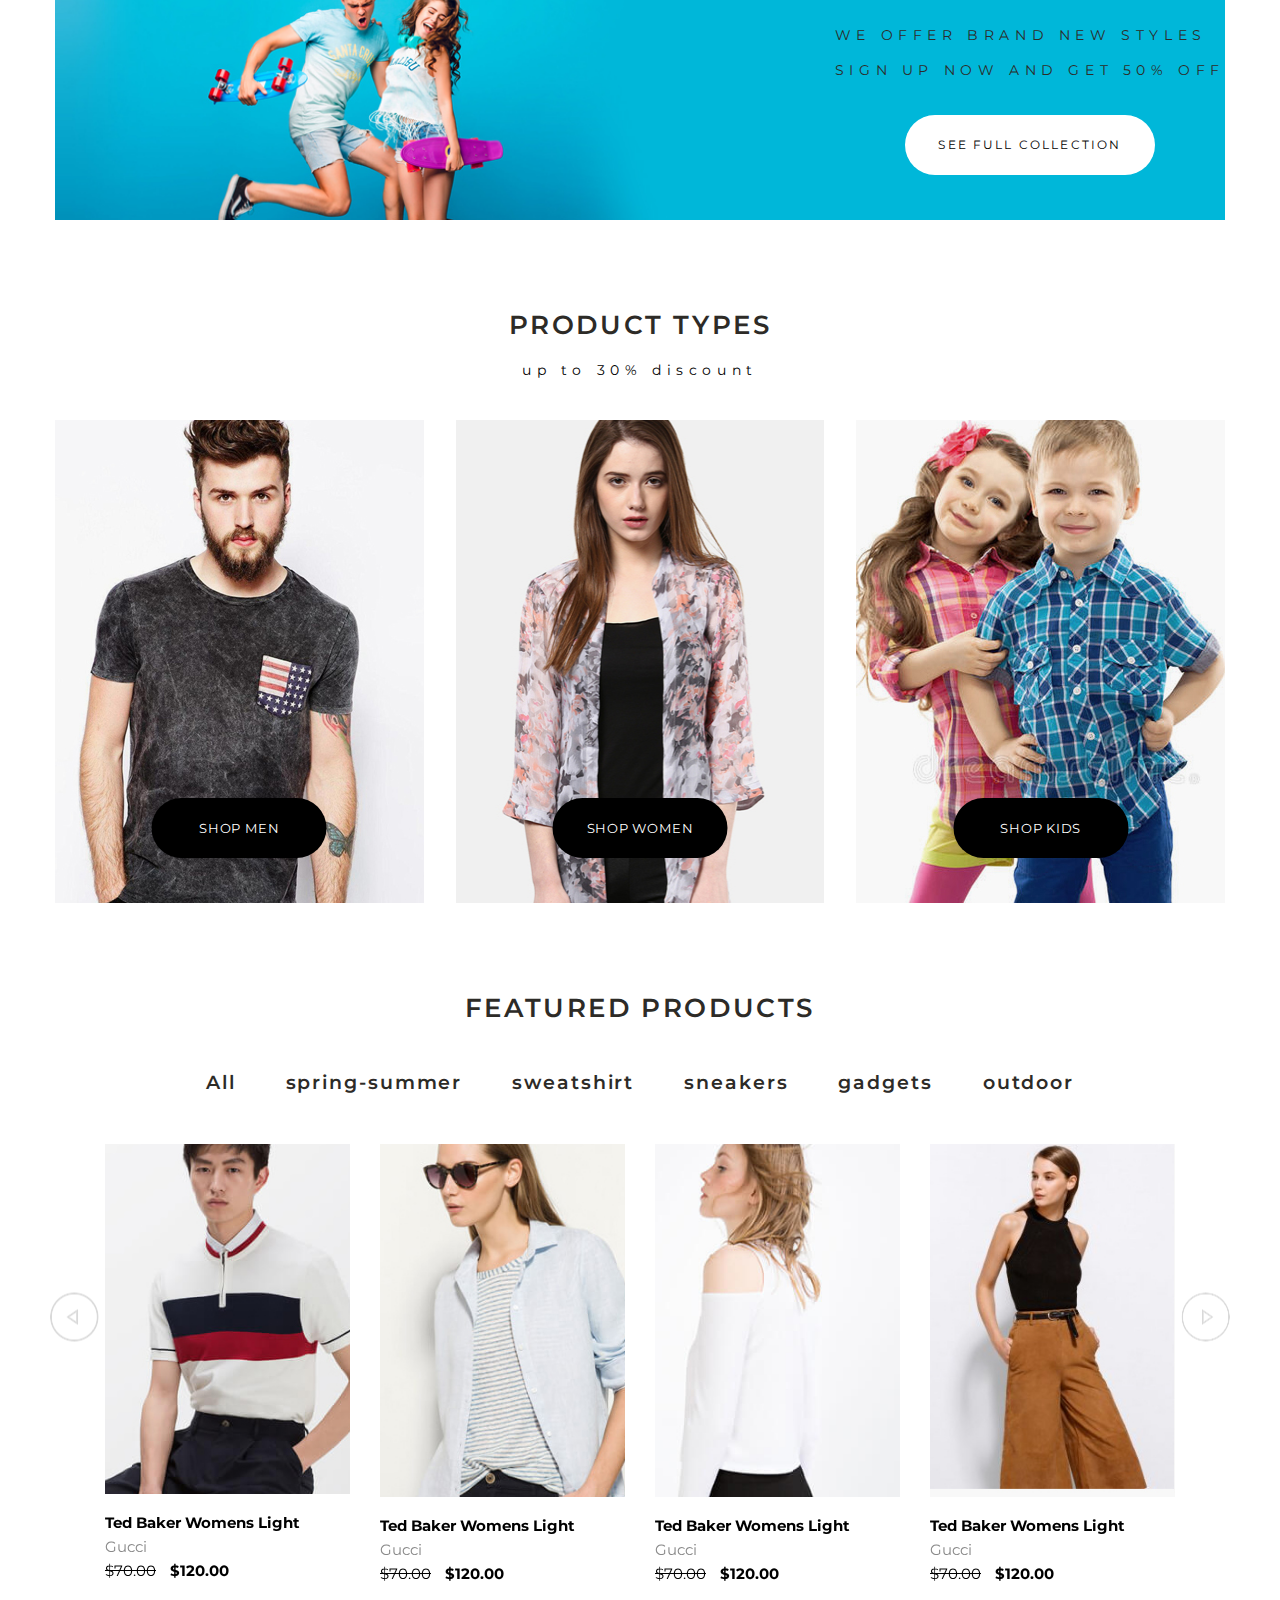
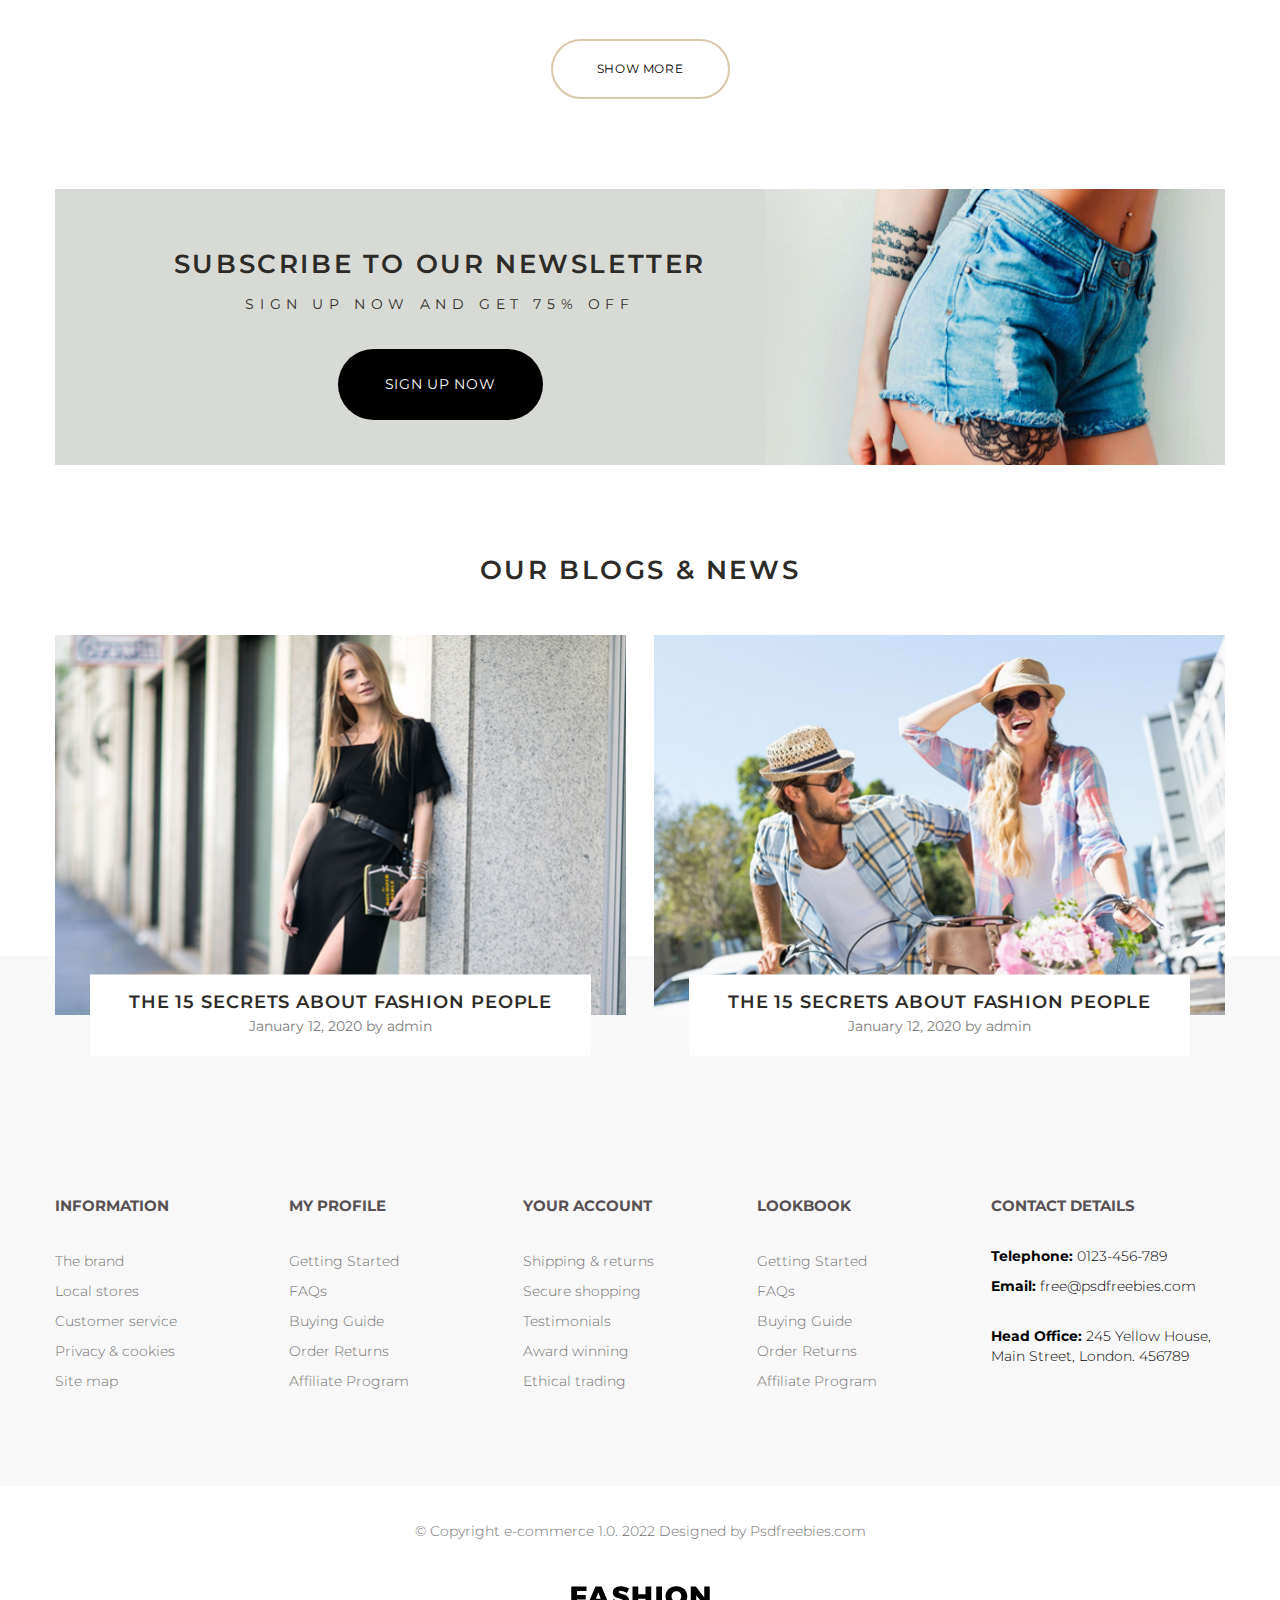
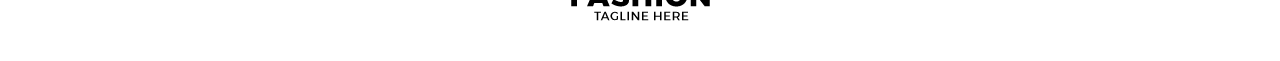
<file: FASHION_SHOP/index.html>
<!DOCTYPE html>
<html lang="ru">
<head>
  <title>Fashion</title>
  <meta http-equiv="Content-Type" content="text/html; charset=utf-8"/>
  <meta name="description" content=""/>
  <meta name="keywords" content=""/>
  <meta name="viewport" content="initial-scale=1.0, width=device-width">
  <link rel="stylesheet" href="assets/css/owl.carousel.css" type="text/css"/>
  <link rel="stylesheet" href="assets/css/style.css" type="text/css"/>
  <script src="https://ajax.googleapis.com/ajax/libs/jquery/3.5.1/jquery.min.js"></script>
  <script src="assets/js/owl.carousel.js"></script>
  <script src="assets/js/script.js"></script>
</head>
<body>
<div class="container">
  <div class="top">
    <div class="top_wrap wrap">
      <div class="top__left logo">
        <a href="#">
          <img src="assets/img/logo.png" alt="Логотип">
        </a>
      </div>
      <div class="top__menu menu">
        <ul>
          <li>
            <a href="#">Home</a>
          </li>
          <li>
            <a href="#">Shop</a>
          </li>
          <li>
            <a href="#">Women</a>
          </li>
          <li>
            <a href="#">Men</a>
          </li>
          <li>
            <a href="#">Find stores</a>
          </li>
        </ul>
      </div>
      <div class="top__right icons">
        <div class="icons_cart">
          <a href="#">
            <img src="assets/img/cart.png" alt="">
          </a>
        </div>
        <div class="icons__search">
          <form action="#" method="post">
            <img class="icons__img" src="assets/img/search.png" alt="">
            <button type="submit">
              <img src="assets/img/search.png" alt="">
            </button>
            <input type="text" name="search" placeholder="Поиск...">
          </form>
        </div>
      </div>
    </div>
  </div>
  <div class="slider">
    <div class="owl-carousel owl-theme">
      <div class="slider__item">
        <div class="slider__img">
          <img src="assets/img/slide.png" alt="">
        </div>
        <div class="slider__info">
          <p class="slider__title">Summer
            Collection</p>
          <p class="slider__type">01<span>MEN´S WEAR</span> </p>
          <div class="slider__icons">
            <a href="#">
              <img src="assets/img/slider-icon.png" alt="">
            </a>
            <a href="#">
              <img src="assets/img/slider-icon2.png" alt="">
            </a>
            <a href="#">
              <img src="assets/img/slider-icon3.png" alt="">
            </a>
            <p>Lorem ipsum dolor sit amet, consectetur adipiscing
              elit. Vivamus sed fermentum nibh, vel aliquet
              massa. Etiam in magna id risus lacinia luctus eget
              eu est.</p>
          </div>
          <a class="slider__btn" href="#">SHOP NOW</a>
        </div>
      </div>
      <div class="slider__item">
        <div class="slider__img">
          <img src="assets/img/slide2.png" alt="">
        </div>
        <div class="slider__info">
          <p class="slider__titel">Summer
            Collection</p>
          <p class="slider__type">01<span>MEN´S WEAR</span> </p>
          <div class="slider__icons">
            <a href="#">
              <img src="assets/img/slider-icon.png" alt="">
            </a>
            <a href="#">
              <img src="assets/img/slider-icon2.png" alt="">
            </a>
            <a href="#">
              <img src="assets/img/slider-icon3.png" alt="">
            </a>
            <p>Lorem ipsum dolor sit amet, consectetur adipiscing
              elit. Vivamus sed fermentum nibh, vel aliquet
              massa. Etiam in magna id risus lacinia luctus eget
              eu est.</p>
          </div>
          <a class="slider__btn" href="#">SHOP NOW</a>
        </div>
      </div>
      <div class="slider__item">
        <div class="slider__img">
          <img src="assets/img/slide3.png" alt="">
        </div>
        <div class="slider__info">
          <p class="slider__titel">Summer
            Collection</p>
          <p class="slider__type">01<span>MEN´S WEAR</span> </p>
          <div class="slider__icons">
            <a href="#">
              <img src="assets/img/slider-icon.png" alt="">
            </a>
            <a href="#">
              <img src="assets/img/slider-icon2.png" alt="">
            </a>
            <a href="#">
              <img src="assets/img/slider-icon3.png" alt="">
            </a>
            <p>Lorem ipsum dolor sit amet, consectetur adipiscing
              elit. Vivamus sed fermentum nibh, vel aliquet
              massa. Etiam in magna id risus lacinia luctus eget
              eu est.</p>
          </div>
          <a class="slider__btn" href="#">SHOP NOW</a>
        </div>
      </div>
    </div>
  </div>
  <div class="wrap content">
    <div class="categories">
        <ul>
          <li>
            <a href="#">All</a>
          </li>
          <li>
            <a href="#">spring-summer</a>
          </li>
          <li>
            <a href="#">sweatshirt</a>
          </li>
          <li>
            <a href="#">sneakers</a>
          </li>
          <li>
            <a href="#">gadgets</a>
          </li>
          <li>
            <a href="#">outdoor</a>
          </li>
        </ul>
    </div>
    <div class="offers">
      <div class="offers_left">
        <div class="offers_element">
          <img src="assets/img/offer1.jpg" alt="">
          <div class="offers_info">
            <p class="offers_two_get">BUY 2 GET<br>UP 50% OFF</p>
          </div>
        </div>
        <div class="offers_element">
          <img src="assets/img/offer2.jpg" alt="">
        </div>
      </div>
      <div class="offers_center">
        <div class="offers_element">
          <img src="assets/img/offer3.jpg" alt="">
          <div class="offers_info">
            <p class="offers_category">Winter Jacket</p>
            <p class="offers_name">VINTAGE LOOK<br>FOR WOMEN</p>
            <a href="#">SHOP NOW</a>
          </div>
          <span class="offers_new">New</span>
        </div>
      </div>
      <div class="offers_right">
        <div class="offers_element">
          <img src="assets/img/offer4.jpg" alt="">
          <div class="offers_info">
            <p class="offers_category">Winter Jacket</p>
            <p class="offers_name">FASHION<br>FOR MEN</p>
            <a href="#">SHOP NOW</a>
          </div>
        </div>
        <div class="offers_element offers_element-glasses">
          <img src="assets/img/offer5.jpg" alt="">
            <div class="offers_info">
              <p >40% off on sunglasses</p>
            </div>
            <span class="offers_new">New</span>
        </div>
      </div>
    </div>
    <div class="banner">
       <div class="banner_infomation">
         <p class="banner_title">WE OFFER BRAND NEW STYLES</p>
         <p>SIGN UP NOW AND GET 50% OFF</p>
         <a href="#">SEE FULL COLLECTION</a>
       </div>
    </div>
    <div class="products">
      <p class="products__title">Product Types</p>
      <p>up to 30% discount</p>
      <div class="products__block">
        <div class="products__element">
          <img src="assets/img/product1.jpg" alt="">
          <a href="#">SHOP MEN</a>
        </div>
        <div class="products__element">
          <img src="assets/img/product2.jpg" alt="">
          <a href="#">SHOP WOMEN</a>
        </div>
        <div class="products__element">
          <img src="assets/img/product3.jpg" alt="">
          <a href="#">SHOP KIDS</a>
        </div>
      </div>
    </div>
    <div class="featured">
      <p class="featured__title">featured products</p>
      <div class="categories">
        <ul>
          <li>
            <a href="#">All</a>
          </li>
          <li>
            <a href="#">spring-summer</a>
          </li>
          <li>
            <a href="#">sweatshirt</a>
          </li>
          <li>
            <a href="#">sneakers</a>
          </li>
          <li>
            <a href="#">gadgets</a>
          </li>
          <li>
            <a href="#">outdoor</a>
          </li>
        </ul>
      </div>
      <div class="featured__block carousel owl-carousel owl-theme">
        <div class="featured__element">
          <img src="assets/img/featured1.jpg" alt="">
          <p><a href="#">Ted Baker Womens Light</a></p>
          <p class="featured__brand">Gucci</p>
          <p class="featured__price"><span>$70.00</span> $120.00</p>
        </div>
        <div class="featured__element">
          <img src="assets/img/featured2.jpg" alt="">
          <p><a href="#">Ted Baker Womens Light</a></p>
          <p class="featured__brand">Gucci</p>
          <p class="featured__price"><span>$70.00</span> $120.00</p>
        </div>
        <div class="featured__element">
          <img src="assets/img/featured3.jpg" alt="">
          <p><a href="#">Ted Baker Womens Light</a></p>
          <p class="featured__brand">Gucci</p>
          <p class="featured__price"><span>$70.00</span> $120.00</p>
        </div>
        <div class="featured__element">
          <img src="assets/img/featured4.jpg" alt="">
          <p><a href="#">Ted Baker Womens Light</a></p>
          <p class="featured__brand">Gucci</p>
          <p class="featured__price"><span>$70.00</span> $120.00</p>
        </div>
        <div class="featured__element">
          <img src="assets/img/featured4.jpg" alt="">
          <p><a href="#">Ted Baker Womens Light</a></p>
          <p class="featured__brand">Gucci</p>
          <p class="featured__price"><span>$70.00</span> $120.00</p>
        </div>
      </div>
      <a class="featured__btn" href="#">Show more</a>
    </div>
    <div class="banner banner--left">
      <div class="banner__information">
        <p class="banner__title">subscribe to our newsletter</p>
        <p>SIGN UP NOW AND GET 75% OFF</p>
        <a href="#">SIGN UP NOW</a>
      </div>
    </div>
    <div class="blog">
      <p class="blog__title"> our blogs & news</p>
      <div class="blog__block">
        <div class="blog__element">
          <img src="assets/img/blog.jpg" alt="">
          <div class="blog__info">
            <p class="blog__topic">
              <a href="#">The 15 Secrets About Fashion People</a>
            </p>
            <p class="blog__date">January 12, 2020 by admin</p>
          </div>
        </div>
        <div class="blog__element">
          <img src="assets/img/blog2.jpg" alt="">
          <div class="blog__info">
            <p class="blog__topic">
              <a href="#">The 15 Secrets About Fashion People</a>
            </p>
            <p class="blog__date">January 12, 2020 by admin</p>
          </div>
        </div>
      </div>
    </div>
  </div>
  <div class="links">
    <div class="links__wrap wrap">
      <div class="links__element">
        <p class="links__title">Information</p>
        <p><a href="#">The brand</a></p>
        <p><a href="#">Local stores</a></p>
        <p><a href="#">Customer service</a></p>
        <p><a href="#">Privacy & cookies</a></p>
        <p><a href="#">Site map</a></p>
      </div>
      <div class="links__element">
        <p class="links__title">My profile</p>
        <p><a href="#">Getting Started</a></p>
        <p><a href="#">FAQs</a></p>
        <p><a href="#">Buying Guide</a></p>
        <p><a href="#">Order Returns</a></p>
        <p><a href="#">Affiliate Program</a></p>
      </div>
      <div class="links__element">
        <p class="links__title">Your account</p>
        <p><a href="#">Shipping & returns</a></p>
        <p><a href="#">Secure shopping</a></p>
        <p><a href="#">Testimonials</a></p>
        <p><a href="#">Award winning</a></p>
        <p><a href="#">Ethical trading</a></p>
      </div>
      <div class="links__element">
        <p class="links__title">Lookbook</p>
        <p><a href="#">Getting Started</a></p>
        <p><a href="#">FAQs</a></p>
        <p><a href="#">Buying Guide</a></p>
        <p><a href="#">Order Returns</a></p>
        <p><a href="#">Affiliate Program</a></p>
      </div>
      <div class="links__element links__element--contact">
        <p class="links__title">contact details</p>
        <p><span>Telephone:</span> 0123-456-789</p>
        <p><span>Email:</span> free@psdfreebies.com</p>
        <p><span>Head Office:</span> 245 Yellow House, Main Street, London. 456789</p>
      </div>
    </div>
  </div>
  <div class="footer">
    <div class="wrap">
      <p>&copy; Copyright e-commerce  1.0. 2022 Designed by Psdfreebies.com</p>
      <img src="assets/img/logo.png" alt="">
    </div>
  </div>
</div>
</body>
</html>
</file>
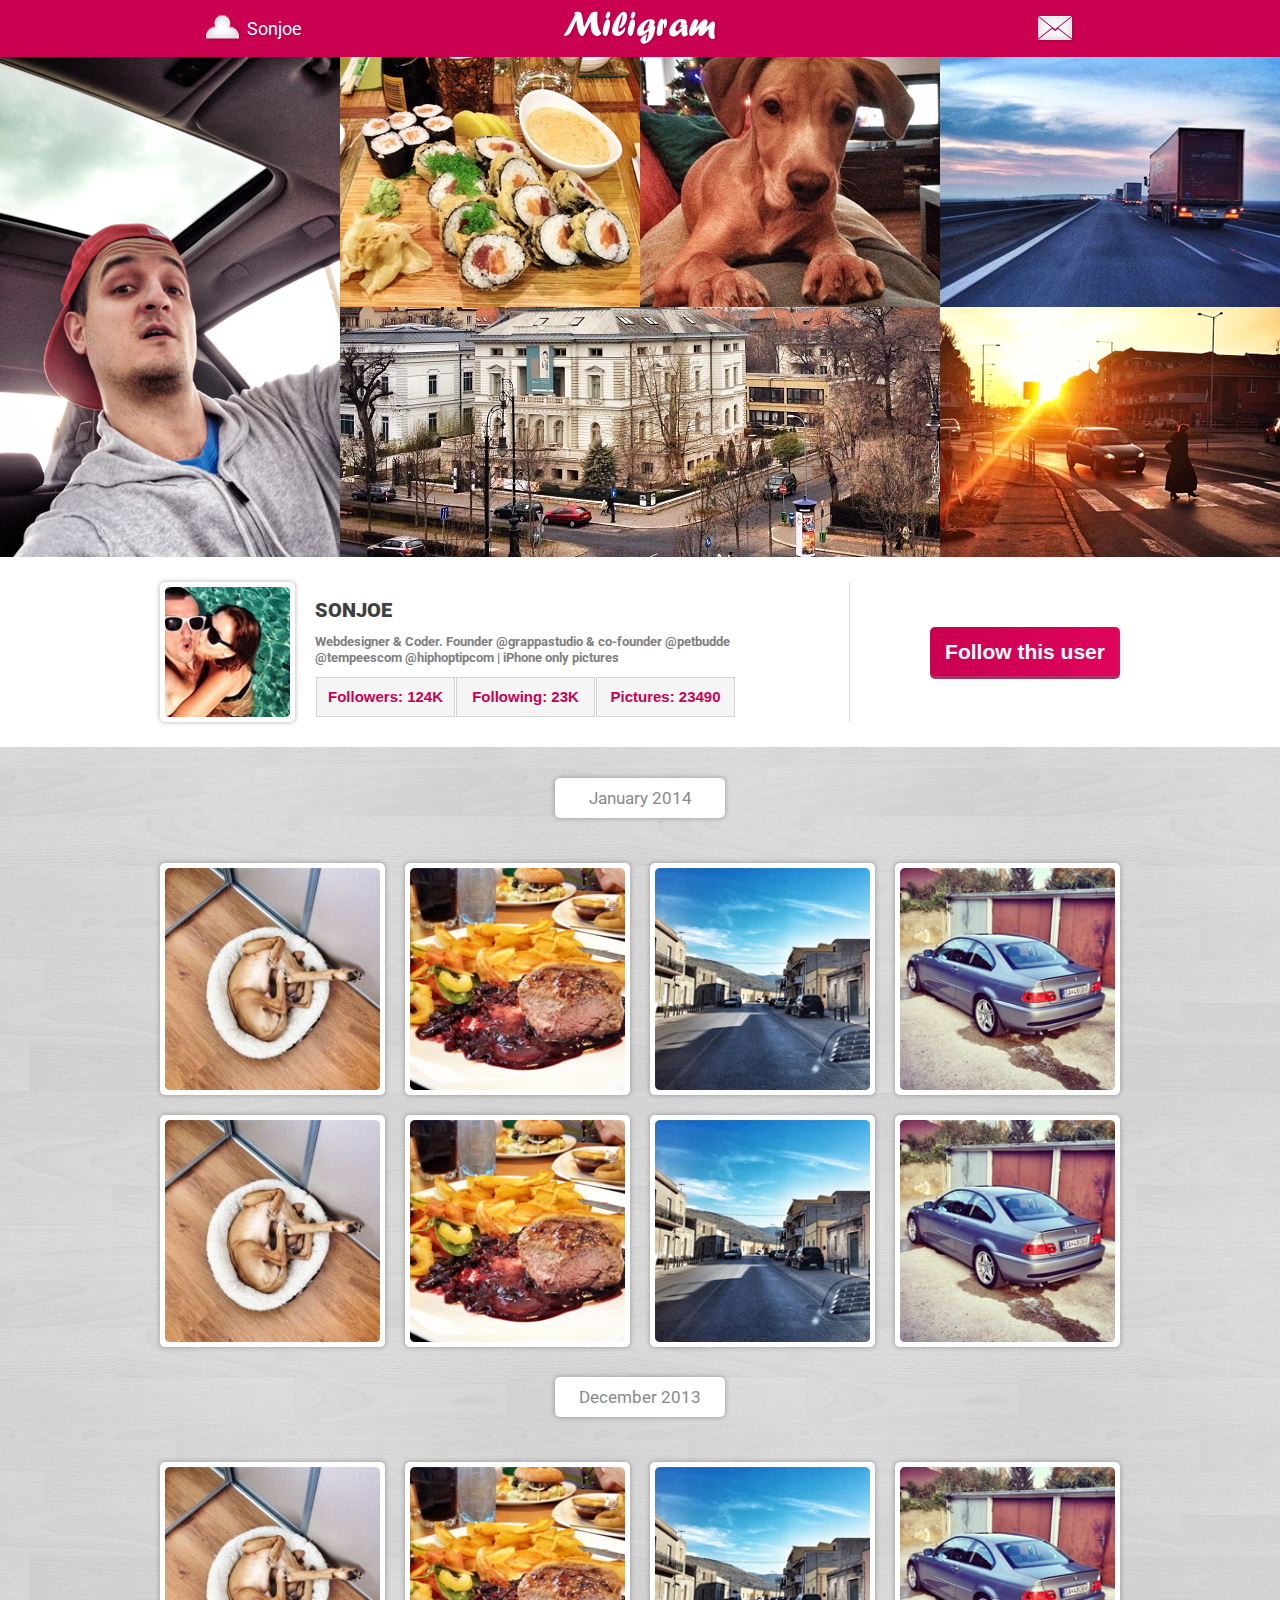
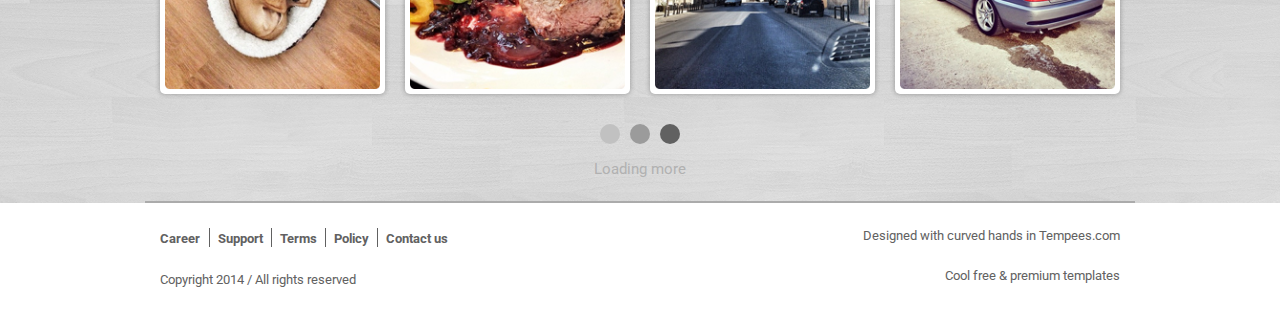
<file: MILIGRAM/index.html>
<!DOCTYPE html>
<html lang="ru">
<head>
  <meta charset="UTF-8">
  <meta name="viewport" content="initial-scale=1.0, width=device-width">
  <title>Title</title>
  <link rel="stylesheet" href="assets/css/style.css">
</head>
<body>
  <div class="container">
    <header class="header">
      <div class="header_wrap wrap">
        <div class="header_person">
          <a href="#">Sonjoe</a>
        </div>
        <div class="header_logo logo">
          <img src="assets/img/logo.png" alt="Логотип">
        </div>
        <div class="header_email">
          <a href="mailto: test@mail.ru">
            <span class="visually_hidden">test@mail.ru</span>
          </a>
        </div>
      </div>
    </header>
    <section class="pictures">
      <h1 class="visually_hidden">Галерея игображений</h1>
      <a class="pictures_img" href="#">
        <img src="assets/img/img1.jpg" alt="Изображения 1">
      </a>
      <a class="pictures_img" href="#">
        <img src="assets/img/img2.jpg" alt="Изображения 2">
      </a>
      <a class="pictures_img" href="#">
        <img src="assets/img/img3.jpg" alt="Изображения 3">
      </a>
      <a class="pictures_img" href="#">
        <img src="assets/img/img4.jpg" alt="Изображения 4">
      </a>
      <a class="pictures_img" href="#">
        <img src="assets/img/img5.jpg" alt="Изображения 5">
      </a>
      <a class="pictures_img" href="#">
        <img src="assets/img/img6.jpg" alt="Изображения 6">
      </a>
    </section>
    <section class="user wrap">
      <h2 class="visually_hidden">Профиль пользователя</h2>
      <ul class="profile user_info">
        <li class="profile_img">
          <a href="#">
            <img src="assets/img/profile.jpg" alt="Профиль Sonjoe">
          </a>
        </li>
        <li class="profile_info">
          <p class="profile_name">sonjoe</p>
          <p class="profile_description">Webdesigner & Coder. Founder @grappastudio & co-founder @petbudde @tempeescom @hiphoptipcom | iPhone only pictures</p>
          <div class="profile_btns">
           <button class="profile_button">Followers: 124K</button>
           <button class="profile_button">Following: 23K</button>
           <button class="profile_button">Pictures: 23490</button>
         </div>
       </li>
     </ul>
     <div class="user_btn">
      <button>Follow this user</button>
    </div>
  </section>
  <section class="gallery">
    <h2 class="visually_hidden">Галерея</h2>
    <div class="gallery_wrap wrap">
      <div class="gallery_block">
        <p class="gallery_date">
          <a href="#">January 2014</a>
        </p>
        <a href="#">
          <img src="assets/img/gallery1.jpg" alt="Изображение ">
        </a>
        <a href="#">
          <img src="assets/img/gallery2.jpg" alt="Изображение ">
        </a>
        <a href="#">
          <img src="assets/img/gallery3.jpg" alt="Изображение ">
        </a>
        <a href="#">
          <img src="assets/img/gallery4.jpg" alt="Изображение ">
        </a>
        <a href="#">
          <img src="assets/img/gallery1.jpg" alt="Изображение ">
        </a>
        <a href="#">
          <img src="assets/img/gallery2.jpg" alt="Изображение ">
        </a>
        <a href="#">
          <img src="assets/img/gallery3.jpg" alt="Изображение ">
        </a>
        <a href="#">
          <img src="assets/img/gallery4.jpg" alt="Изображение ">
        </a>
      </div>
      <div class="gallery_block">
        <p class="gallery_date">
          <a href="#">December  2013</a>
        </p>
        <a href="#">
          <img src="assets/img/gallery1.jpg" alt="Изображение ">
        </a>
        <a href="#">
          <img src="assets/img/gallery2.jpg" alt="Изображение ">
        </a>
        <a href="#">
          <img src="assets/img/gallery3.jpg" alt="Изображение ">
        </a>
        <a href="#">
          <img src="assets/img/gallery4.jpg" alt="Изображение ">
        </a>
      </div>
      <p class="gallery_loading">
        <a href="#">
          <span>Loading more</span>
        </a>
      </p>
    </div>
  </section>
  <footer class="footer wrap">
    <div class="footer_left">
      <ul class="footer_menu">
        <li>
          <a href="#">Career</a>
        </li>
        <li>
          <a href="#">Support</a>
        </li>
        <li>
          <a href="#">Terms</a>
        </li>
        <li>
          <a href="#">Policy</a>
        </li>
        <li>
          <a href="#">Contact us</a>
        </li>
      </ul>
      <p>Copyright 2014 / All rights reserved</p>
    </div>
    <div class="footer_right">
      <p>Designed with curved hands in Tempees.com</p>
      <p>Cool free & premium templates</p>
    </div>
  </footer>
</div>
</body>
</html>
</file>
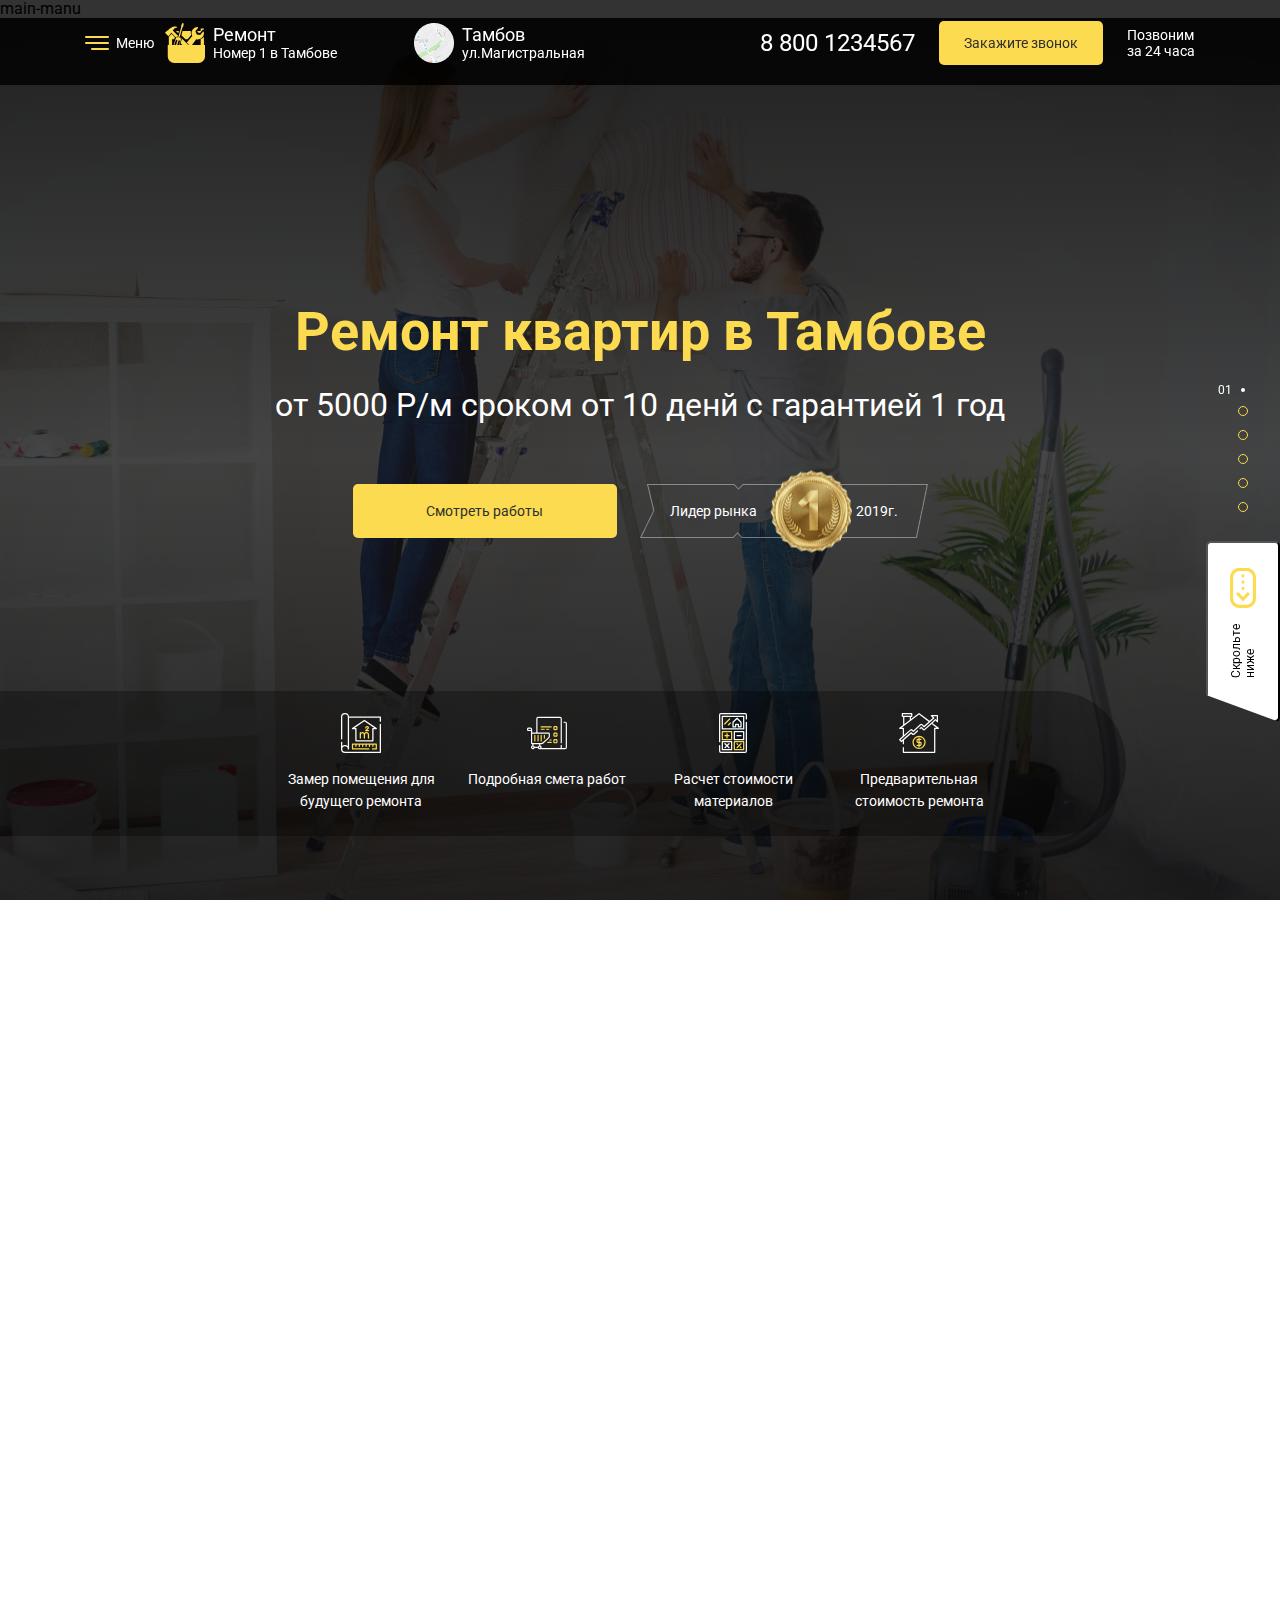
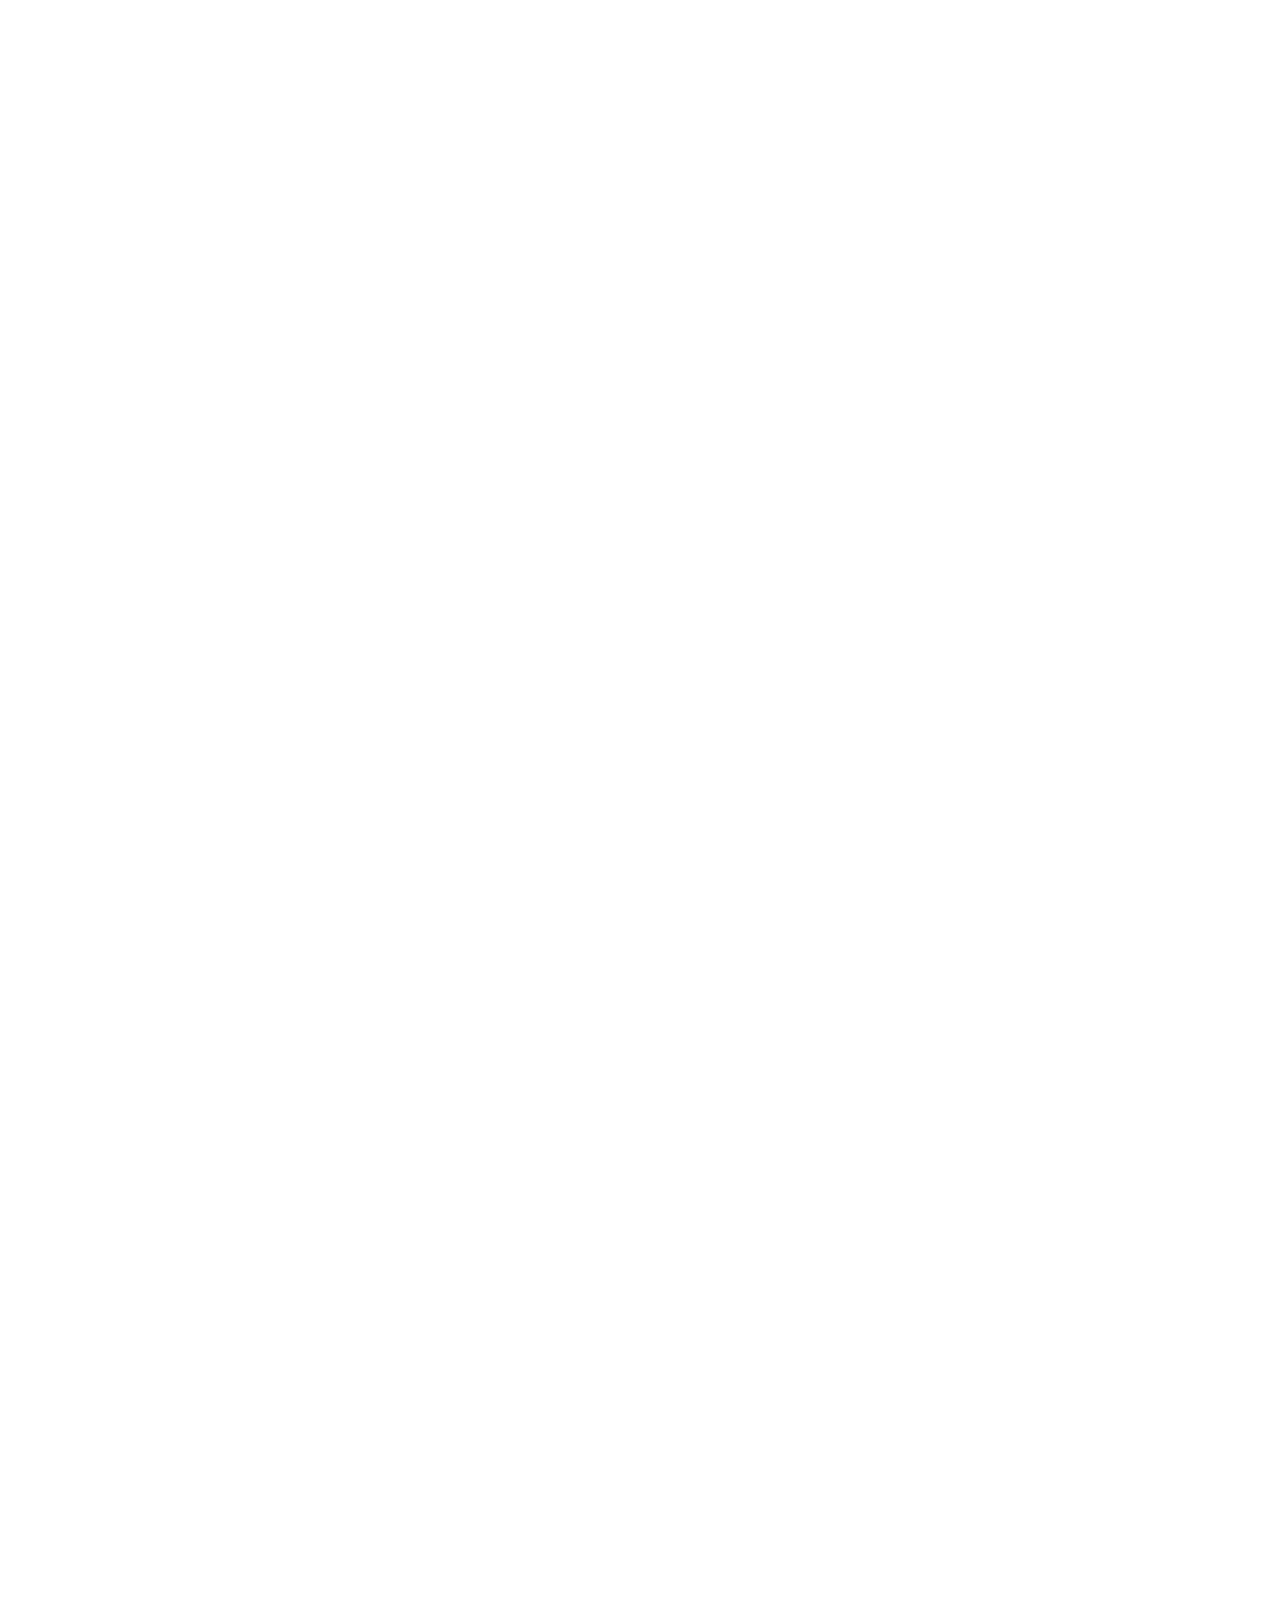
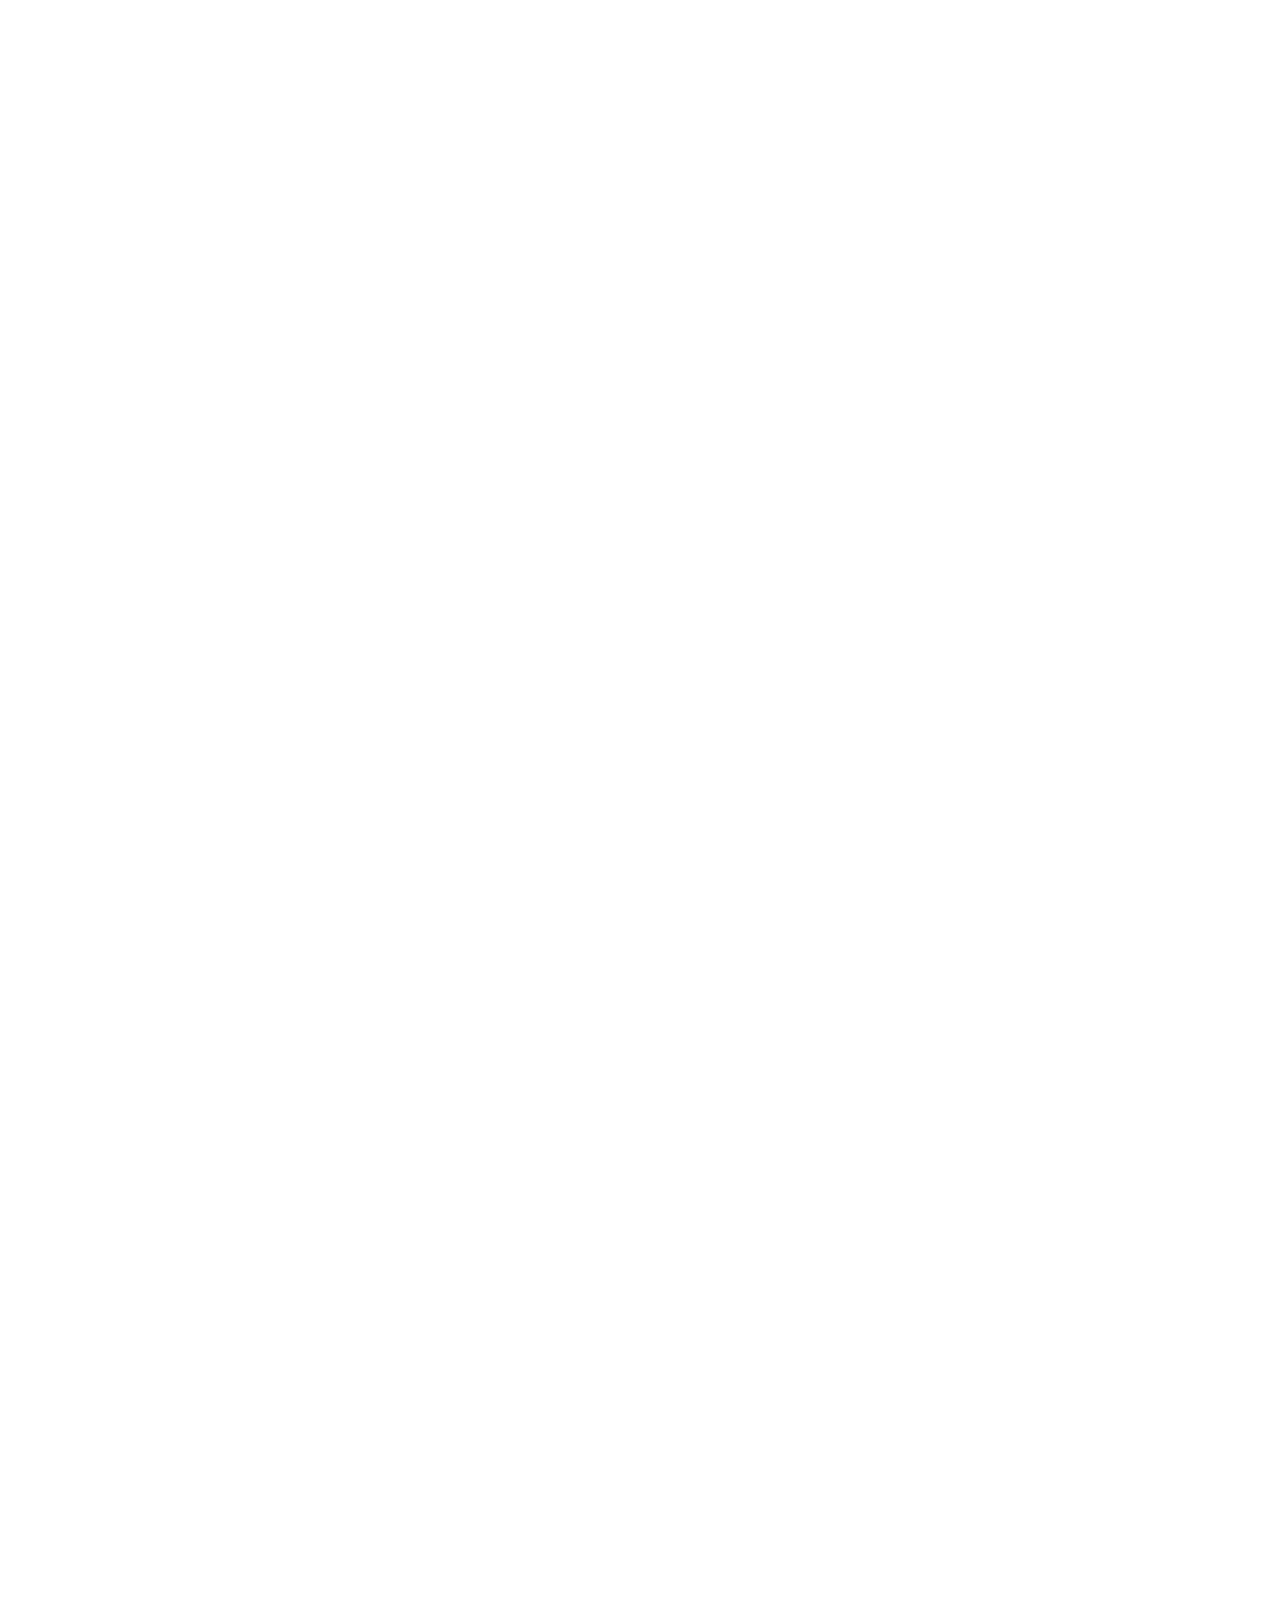
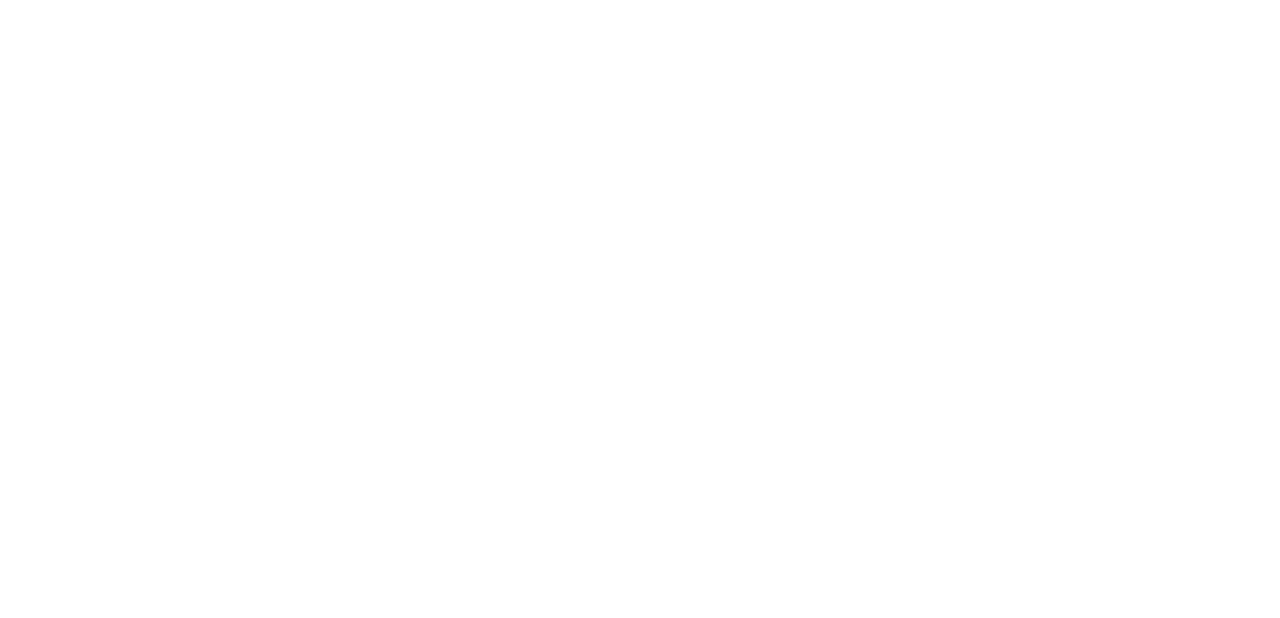
<file: Mobile_Gulp_4/index.html>
<!DOCTYPE html>
<html lang="ru">
<head>
	<title>Заголовок</title>
	<meta http-equiv="Content-Type" content="text/html; charset=utf-8" />
	<meta name="viewport" content="initial-scale=1.0, width=device-width">
	<link rel="stylesheet" href="css/style.min.css" type="text/css" />
	<link rel="stylesheet" href="css/all.min.css" type="text/css" />
</head>
<body>
<div class="container">
	<div class="fixed">
		<div class="fixed_wrap wrap">
			<div class="fixed_humburger">
				<span></span>
				<span></span>
				<span></span>
			</div>
			<div class="fixed_repair">
				<p>Ремонт <span>Номер 1 в Тамбове</span></p>
			</div>
			<div class="fixed_map">
				<p>Тамбов <span>ул.Магистральная</span></p>
			</div>
			<div class="fixed_phone">
				<a href="tel:88001234567">
					<img src="img/phone.svg" alt="Телефон">
					<span>8 800 1234567</span>
				</a>
			</div>
			<button class="fixed_btn">Закажите звонок</button>
			<p class="fixed_callback">Позвоним<br> за 24 часа</p>
		</div>
	</div>
	<div class="main_menu">
		<ul class="main-menu_list">
			<li class="main-menu_item">
				<button class="main-menu_close">Меню</button>
			</li>
			<li class="main-menu_item">
				<a class="main-menu_link" href="#secondPage">Портфолио</a>
			</li>
			<li class="main-menu_item">
				<a class="main-menu_link" href="#thirdPage">Детали работы</a>
			</li>
			<li class="main-menu_item">
				<a class="main-menu_link" href="#fourthPage">Как работает</a>
			</li>
			<li class="main-menu_item">
				<a class="main-menu_link" href="#fifthPage">Калькулятор</a>
			</li>
			<li class="main-menu_item">
				<a class="main-menu_link" href="#lastPage">Контакты</a>
			</li>
			<li class="main-menu_item">
				<a class="main-menu_phone" href="tel:8 800 123 45 67">8 800 123 45 67</a>
			</li>
			<li class="main-menu_item">
				<button class="main-menu_btn">Закажите звонок</button>
			</li>
			<li class="main-menu_item">
				<p class="main-menu_callback">Перезвоним за 24 секунды</p>
			</li>
		</ul>
	</div>main-manu
	<ul class="menu">
		<li data-menuanchor="firstPage" class="menu_item active">
			<a aria-label="Первый экран" href="#firstPage"></a>
		</li>
		<li data-menuanchor="secondPage" class="menu_item">
			<a aria-label="Второй экран" href="#secondPage"></a>
		</li>
		<li  data-menuanchor="thirdPage" class="menu_item">
			<a aria-label="Третий экран" href="#thirdPage"></a>
		</li>
		<li data-menuanchor="fourthPage" class="menu_item">
			<a aria-label="Четвертый экран" href="#fourthPage"></a>
		</li>
		<li  data-menuanchor="fifthPage" class="menu_item">
			<a aria-label="Пятый экран" href="#fifthPage"></a>
		</li>
		<li  data-menuanchor="lastPage" class="menu_item">
			<a aria-label="Шестой экран" href="#lastPage"></a>
		</li>
	</ul>
	<button class="scroll_down">
		<img src="img/scroll-down.svg" alt="Ниже">
		<span>Скрольте<br>ниже</span>
	</button>
	<div class="fullpage">
		<header class="header section">
		<div class="header_wrap wrap">
			<h1 class="header_title">Ремонт квартир в Тамбове</h1>
			<h2 class="header_subtitle">от 5000 Р/м сроком от 10 денй с гарантией 1 год</h2>
			<div class="header_buttons">
				<a class="header_work" href="#">Смотреть работы</a>
				<p class="header_lider"><span>Лидер рынка</span> <span>2019г.</span></p>
			</div>
		</div>
		<div class="header_wrap-two wrap">
			<ul class="header_list advantages">
				<li class="advantages_item">
					<img class="advantages_icon" src="img/icon1.svg" alt="Замер">
					<p class="advantages_text">Замер помещения для будущего ремонта</p>
				</li>
				<li class="advantages_item">
					<img class="advantages_icon" src="img/icon2.svg" alt="Смета">
					<p class="advantages_text">Подробная смета работ</p>
				</li>
				<li class="advantages_item">
					<img class="advantages_icon" src="img/icon3.svg" alt="Расчет стоимости">
					<p class="advantages_text">Расчет стоимости материалов</p>
				</li>
				<li class="advantages_item">
					<img class="advantages_icon" src="img/icon4.svg" alt="Стоимость ремонта">
					<p class="advantages_text">Предварительная стоимость ремонта</p>
				</li>
			</ul>
		</div>
	</header>
		<section class="projects section">
			<div class="projects_wrap wrap">
				<div class="projects_slides slide">
					<h2 class="projects_title">с 2012 года успешно сдали более 300 объектов</h2>
					<p class="projects_example">Вот несколько премеров</p>
					<div class="projects_gallery">
						<div class="projects_big">
							<img src="img/gallery-big.jpg" alt="">
						</div>
						<div class="projects_mini">
							<a aria-label="Первое фото" data-src="img/gallery-big.jpg" href="#">
								<img src="img/gallery-mini1.jpg" alt="">
							</a>
							<a aria-label="Первое фото" data-src="img/gallery-big.jpg" href="#">
								<img src="img/gallery-mini2.jpg" alt="">
							</a>
							<a aria-label="Первое фото" data-src="img/gallery-big.jpg" href="#">
								<img src="img/gallery-mini3.jpg" alt="">
							</a>
							<a aria-label="Первое фото" data-src="img/gallery-big.jpg" href="#">
								<img src="img/gallery-mini4.jpg" alt="">
							</a>
						</div>
					</div>
					<div class="projects_information">
						<div class="projects_it-was">
							<p>Что было:</p>
							<p>Квартира со стандартной планировкой и черновой отделкой</p>
						</div>
						<div class="projects_task">
							<p>Задача</p>
							<ul>
								<li>Дистанционно разработать дизайн-проект с последующей реализацией</li>
								<li>Подобрать все необходимые материалы и предметы интерьера.</li>
								<li>Заказчик сразу пожелал сделать новые перегородки из газобетона.</li>
							</ul>
						</div>
						<div class="projects_resalt">
							<p>Результат</p>
							<p>Произвели полный демонтаж стен и поставили прегородки. За счет препланировки квартиры освободили много полезного пространства. Квартира получилась светлая и уютная. Поменяли всю электрику под дизайн-проект.</p>
						</div>
					</div>
					<div class="projects_object">
						<div class="projects_item">
							<p>Объект: <span>3-х комнатная квартира</span></p>
						</div>
						<div class="projects_item">
							<p>Площадь:<span> 81 м2</span></p>
						</div>
						<div class="projects_item">
							<p>Жилой комплекс: <span>Гранд фамилия</span></p>
						</div>
						<div class="projects_item">
							<p>Вид ремонта: <span>Премиум</span></p>
						</div>
						<div class="projects_item">
							<p>Срок выполнения: <span>6 месяцев</span></p>
						</div>
						<div class="projects_item">
							<p>Стоимость: <span>1 600 000 Р</span></p>
						</div>
					</div>
				</div>
				<div class="projects_slides slide">
					<h2 class="projects_title">с 2012 года успешно сдали более 300 объектов</h2>
					<p class="projects_example">Вот несколько премеров</p>
					<div class="projects_gallery">
						<div class="projects_big">
							<img src="img/gallery-big.jpg" alt="">
						</div>
						<div class="projects_mini">
							<a aria-label="Первое фото" data-src="img/gallery-big.jpg" href="#">
								<img src="img/gallery-mini1.jpg" alt="">
							</a>
							<a aria-label="Первое фото" data-src="img/gallery-big.jpg" href="#">
								<img src="img/gallery-mini2.jpg" alt="">
							</a>
							<a aria-label="Первое фото" data-src="img/gallery-big.jpg" href="#">
								<img src="img/gallery-mini3.jpg" alt="">
							</a>
							<a aria-label="Первое фото" data-src="img/gallery-big.jpg" href="#">
								<img src="img/gallery-mini4.jpg" alt="">
							</a>
						</div>
					</div>
					<div class="projects_information">
						<div class="projects_it-was">
							<p>Что было:</p>
							<p>Квартира со стандартной планировкой и черновой отделкой</p>
						</div>
						<div class="projects_task">
							<p>Задача</p>
							<ul>
								<li>Дистанционно разработать дизайн-проект с последующей реализацией</li>
								<li>Подобрать все необходимые материалы и предметы интерьера.</li>
								<li>Заказчик сразу пожелал сделать новые перегородки из газобетона.</li>
							</ul>
						</div>
						<div class="projects_resalt">
							<p>Результат</p>
							<p>Произвели полный демонтаж стен и поставили прегородки. За счет препланировки квартиры освободили много полезного пространства. Квартира получилась светлая и уютная. Поменяли всю электрику под дизайн-проект.</p>
						</div>
					</div>
					<div class="projects_object">
						<div class="projects_item">
							<p>Объект: <span>3-х комнатная квартира</span></p>
						</div>
						<div class="projects_item">
							<p>Площадь:<span> 81 м2</span></p>
						</div>
						<div class="projects_item">
							<p>Жилой комплекс: <span>Гранд фамилия</span></p>
						</div>
						<div class="projects_item">
							<p>Вид ремонта: <span>Премиум</span></p>
						</div>
						<div class="projects_item">
							<p>Срок выполнения: <span>6 месяцев</span></p>
						</div>
						<div class="projects_item">
							<p>Стоимость: <span>1 600 000 Р</span></p>
						</div>
					</div>
				</div>
				<div class="projects_slides slide">
					<h2 class="projects_title">с 2012 года успешно сдали более 300 объектов</h2>
					<p class="projects_example">Вот несколько премеров</p>
					<div class="projects_gallery">
						<div class="projects_big">
							<img src="img/gallery-big.jpg" alt="">
						</div>
						<div class="projects_mini">
							<a aria-label="Первое фото" data-src="img/gallery-big.jpg" href="#">
								<img src="img/gallery-mini1.jpg" alt="">
							</a>
							<a aria-label="Первое фото" data-src="img/gallery-big.jpg" href="#">
								<img src="img/gallery-mini2.jpg" alt="">
							</a>
							<a aria-label="Первое фото" data-src="img/gallery-big.jpg" href="#">
								<img src="img/gallery-mini3.jpg" alt="">
							</a>
							<a aria-label="Первое фото" data-src="img/gallery-big.jpg" href="#">
								<img src="img/gallery-mini4.jpg" alt="">
							</a>
						</div>
					</div>
					<div class="projects_information">
						<div class="projects_it-was">
							<p>Что было:</p>
							<p>Квартира со стандартной планировкой и черновой отделкой</p>
						</div>
						<div class="projects_task">
							<p>Задача</p>
							<ul>
								<li>Дистанционно разработать дизайн-проект с последующей реализацией</li>
								<li>Подобрать все необходимые материалы и предметы интерьера.</li>
								<li>Заказчик сразу пожелал сделать новые перегородки из газобетона.</li>
							</ul>
						</div>
						<div class="projects_resalt">
							<p>Результат</p>
							<p>Произвели полный демонтаж стен и поставили прегородки. За счет препланировки квартиры освободили много полезного пространства. Квартира получилась светлая и уютная. Поменяли всю электрику под дизайн-проект.</p>
						</div>
					</div>
					<div class="projects_object">
						<div class="projects_item">
							<p>Объект: <span>3-х комнатная квартира</span></p>
						</div>
						<div class="projects_item">
							<p>Площадь:<span> 81 м2</span></p>
						</div>
						<div class="projects__item">
							<p>Жилой комплекс: <span>Гранд фамилия</span></p>
						</div>
						<div class="projects__item">
							<p>Вид ремонта: <span>Премиум</span></p>
						</div>
						<div class="projects__item">
							<p>Срок выполнения: <span>6 месяцев</span></p>
						</div>
						<div class="projects__item">
							<p>Стоимость: <span>1 600 000 Р</span></p>
						</div>
					</div>
				</div>
				<div class="projects_counts">
					<span class="projects_first">1</span>
					/
					<span class="projects_last">520</span>
				</div>
			</div>
		</section>
		<section class="details section">
			<div class="details_wrap wrap">
				<h2 class="details_title">При ремонте помещений учитываем все детали</h2>
				<p class="details_text">Качество ремонта соотвествует ожиданиям клиента. Потому что для своих ремонтов мы используем исключительно качественные материалы партнеров.</p>
				<ul class="details_list">
					<li class="details_item"><span>Красим любые поверхности равномерно</span></li>
					<li class="details_item"><span>Красим любые поверхности равномерно</span></li>
					<li class="details_item"><span>Красим любые поверхности равномерно</span></li>
					<li class="details_item"><span>Красим любые поверхности равномерно</span></li>
				</ul>
			</div>
		</section>
		<section class="list_of_works section">
			<div class="list_of_works_wrap wrap">
				<h2 class="list_of_works_title">Вот так мы упрощаем жизнь наших клиентов</h2>
				<ul class="list_of_works_block">
					<li class="list_of_works_item">
						<p>Ремонт</p>
						<p>Выполним ремонт любой сложности и любого помещения в назначенные сроки</p>
					</li>
					<li class="list_of_works_item">
						<p>Дизайн проект</p>
						<p>Составим индивидуальный дизайн - проект, исходя из ваших пожеланий</p>
					</li>
					<li class="list_of_works_item">
						<p>Бесплатный замер</p>
						<p>Замерщик предет на замер в любое удобное для вас время и бесплатно составит смету</p>
					</li>
					<li class="list_of_works_item">
						<p>Закупка стройматериалов</p>
						<p>Поможем или самостоятельно закупим стройматериалов со скидкой до 25%</p>
					</li>
					<li class="list_of_works_item">
						<p>Бесплатная доставка</p>
						<p>Обеспечим доставку стройматериалов в уставновленные сроки</p>
					</li>
					<li class="list_of_works_item">
						<p>Уборка мусора</p>
						<p>Выполним ремонт любой сложности и любого помещения в назначенные сроки</p>
					</li>
					<li class="list_of_works_item">
						<p>Подарки клиентам</p>
						<p>При заказе ремонта под ключ дарим приятные подарки нашим клиентам</p>
					</li>
					<li class="list_of_works_item">
						<p>Контроль качества</p>
						<p>В любой момент вы можете самостоятельно оценить качество выполняемых работ</p>
					</li>
				</ul>
			</div>
		</section>
		<section class="calculator section">
			<div class="calculator_wrap wrap">
				<h2 class="calculator_title">Расчитайте стоимость ремонта</h2>
				<picture>
					<source media="(min-width: 1024px)"
							srcset = "img/calculator-desktop.png">
					<img
						class="calculator_img"
						src="img/calculator.png"
						alt="Калькулятор"
					>
				</picture>
				<form class="calculator_form calc" action="#">
					<fieldset class="calc_group">
						<legend class="calc_title">Тип здания</legend>
						<div class="calc_wrap">
							<div class="calc_radio">
								<input id="new" type="radio" name="building" value="new" checked>
								<label for="new">Новостройка</label>
							</div>
							<div class="calc_radio">
								<input id="old" type="radio" name="building" value="old">
								<label for="old">Вторичка</label>
							</div>
						</div>
					</fieldset>
					<fieldset class="calc_group">
						<legend class="calc_title">Местонахождение</legend>
						<div class="calc_wrap">
							<div class="calc_radio">
								<input id="tambov" type="radio" name="location" value="tambov" checked>
								<label for="tambov">Тамбов</label>
							</div>
							<div class="calc_radio">
								<input id="region" type="radio" name="location" value="region">
								<label for="region">Область</label>
							</div>
						</div>
					</fieldset>
					<fieldset class="calc_group">
						<legend class="calc_title">Тип ремонта</legend>
						<div class="calc_wrap">
							<div class="calc_radio">
								<input id="kosmetik" type="radio" name="remont" value="kosmetik" checked>
								<label for="kosmetik">Косметический</label>
							</div>
							<div class="calc_radio">
								<input id="capital" type="radio" name="remont" value="capital">
								<label for="capital">Капитальный</label>
							</div>
							<div class="calc_radio">
								<input id="designer" type="radio" name="remont" value="designer">
								<label for="designer">Дизайнерский</label>
							</div>
						</div>
					</fieldset>
					<fieldset class="calc_group">
						<legend class="calc_title">Площадь м2</legend>
						<div class="calc_wrap">
							<div class="calc_input">
								<input class="calc_square" aria-label="Площадь помещения" type="number" name="square" min="1" max="1000" placeholder="68">
							</div>
							<div class="calc_range">
								<output>1</output>
								<input aria-label="Площадь помещения" type="range" name="square" min="1" max="1000" step="1" value="1">
								<label for="capital">Капитальный</label>
							</div>
						</div>
					</fieldset>
					<div class="calc_wrap">
						<button class="calc_btn">Расчитать</button>
						<p class="calc_result">Результат <span>1 000 000</span>рублей</p>
					</div>
				</form>
			</div>
		</section>
		<section class="contacts section">
			<div class="contacts_wrap wrap">
				<h2 class="contacts_title">Свяжитесь с нами любым удобным способом</h2>
				<div class="contacts_info">
					<p class="contacts_phone">
						<span>Телефон:</span>
						<a href="tel:8800123456">8 800 123456</a>
					</p>
					<p class="contacts_mail">
						<span>Почта:</span>
						<a href="mailto: test@gmail.com">test@gmail.com</a>
					</p>
					<p class="contacts_quest">Или приезжайте к нам в гости</p>
					<p class="contacts_address">
						<span>Адрес</span>
						<span>Тамбов, ул.Магистральная, д.10</span>
					</p>
					<p class="contacts_shema">
						<span>Как найти нас быстро</span>
						<a href="#">Схема прохода</a>
					</p>
				</div>
			</div>
		</section>
	</div>
</div>
<script src="js/all.min.js"></script>
</body>
</html>
</file>
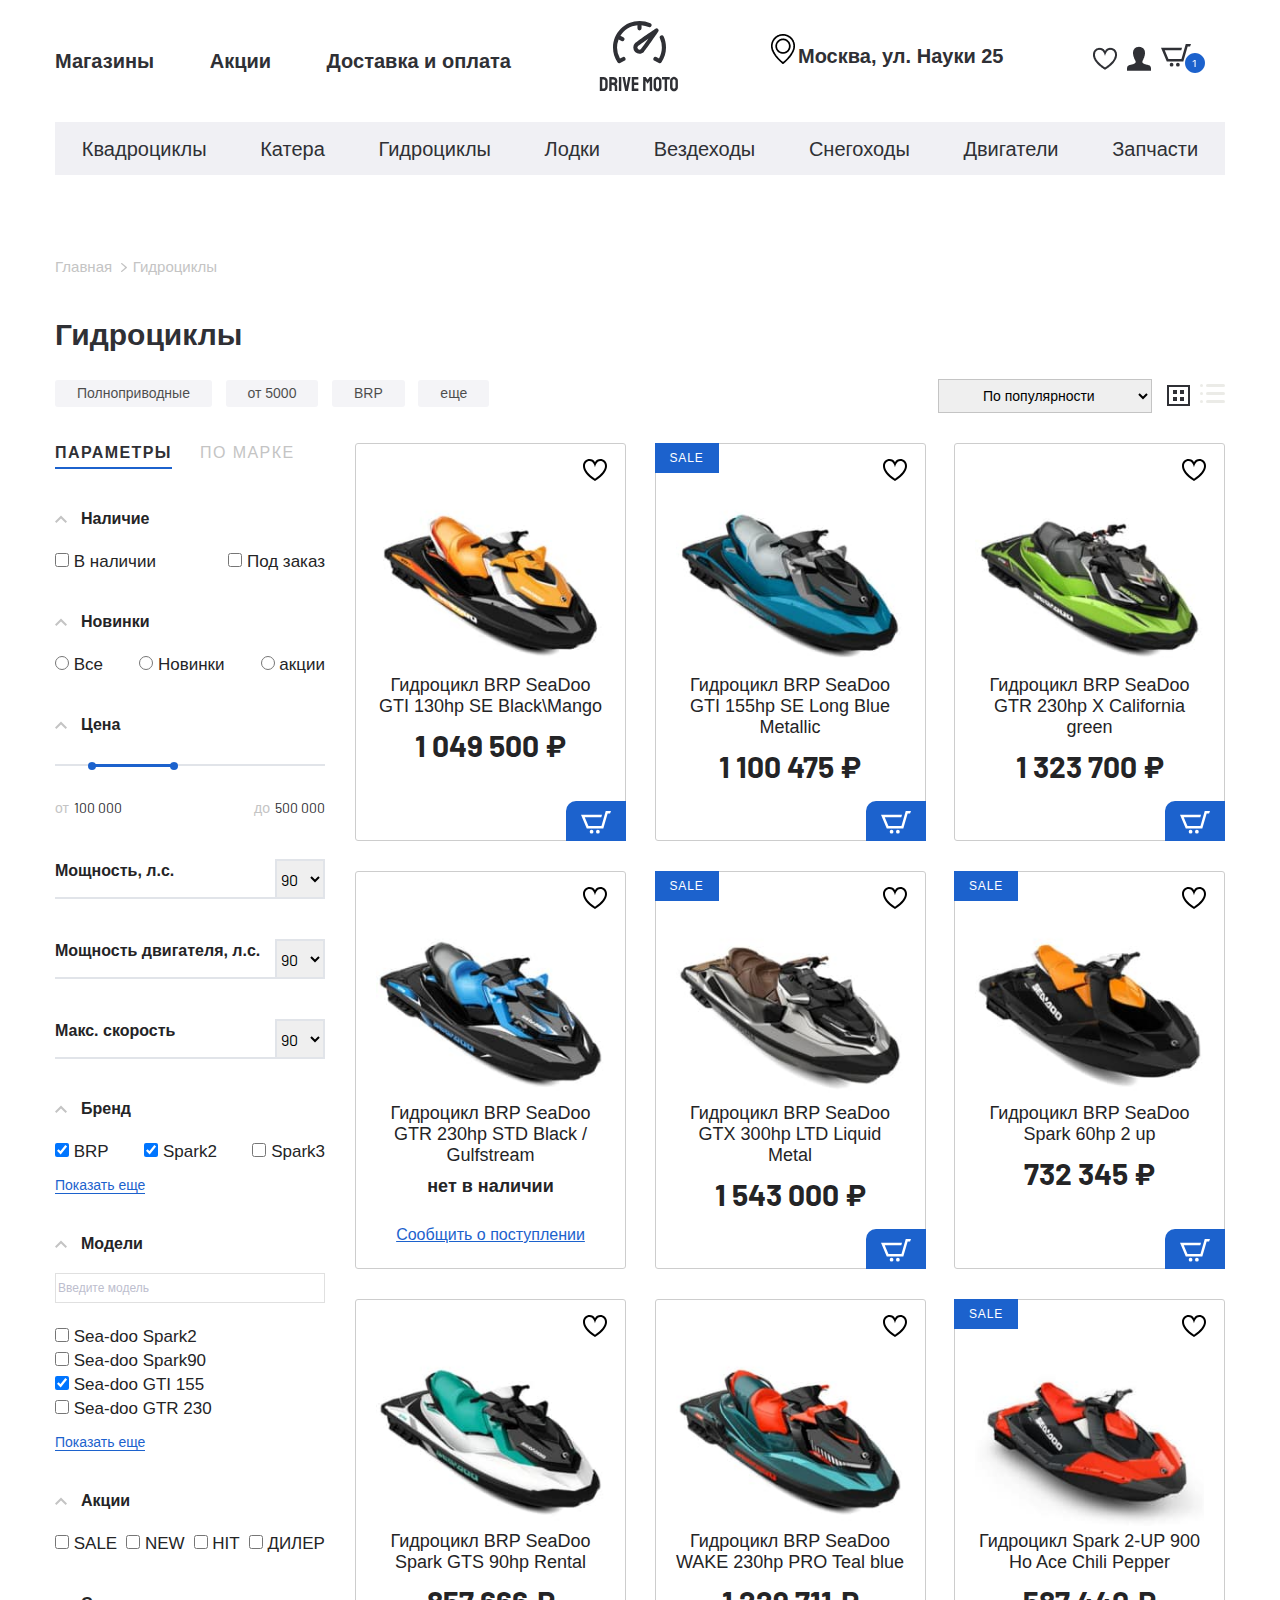
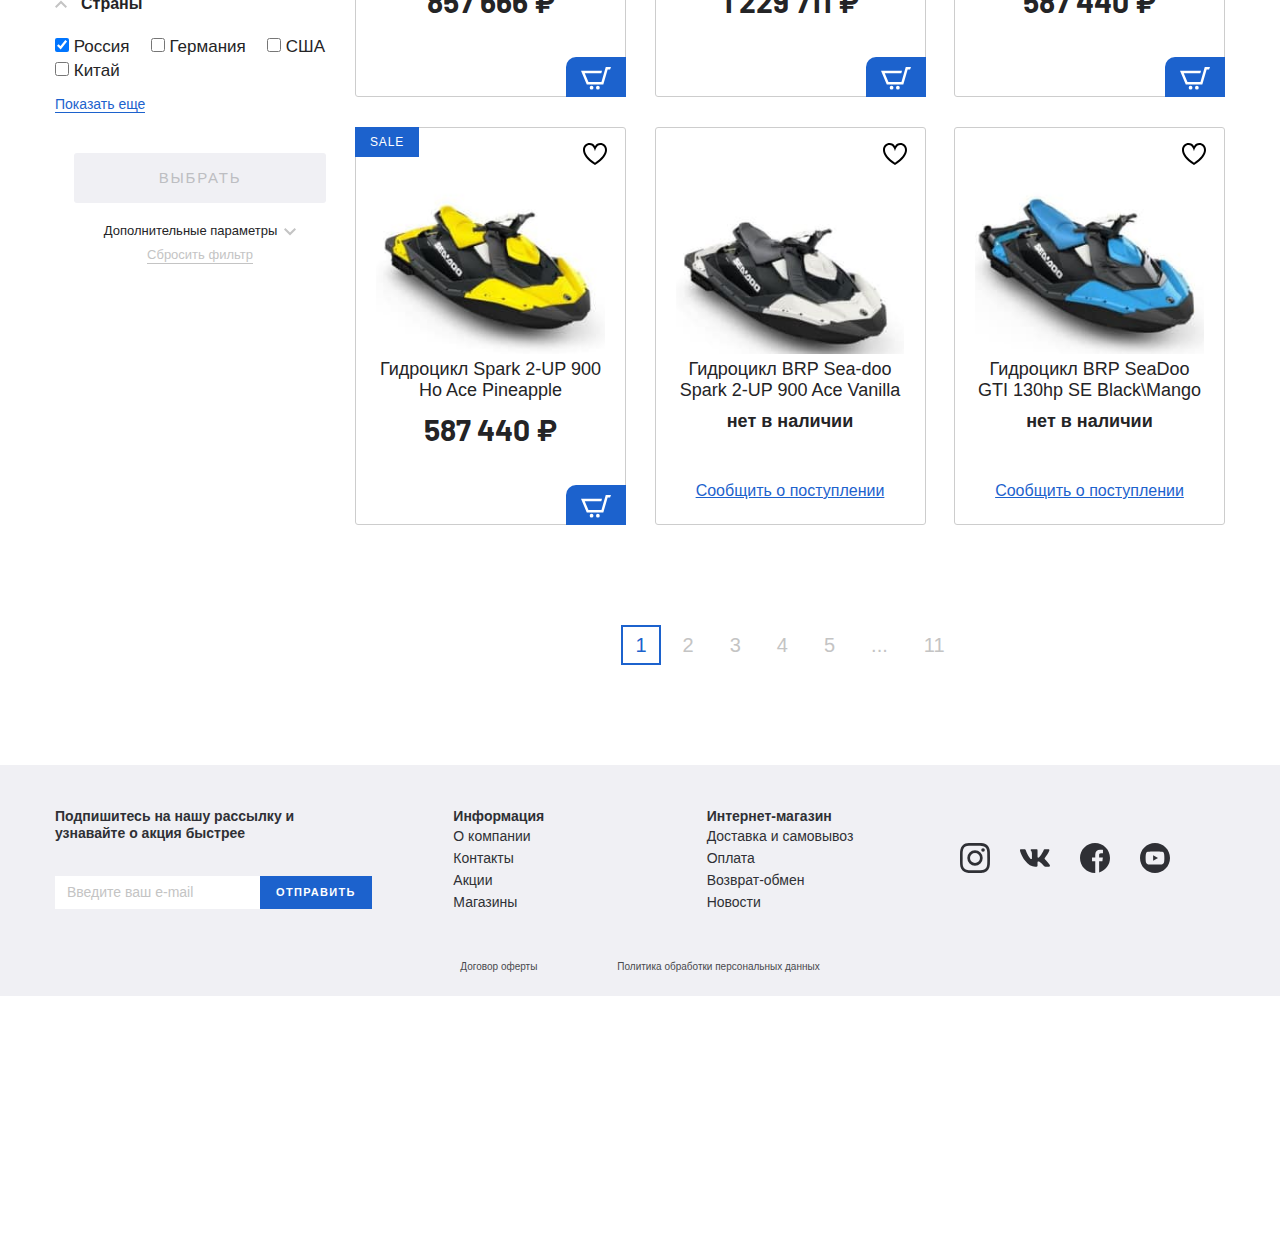
<file: GIDROCICKLE_GULP_4.0/catalog.html>
<!DOCTYPE html>
<html lang="ru">
<head>
  <meta charset="UTF-8">
  <meta name="viewport" content="width=device-width, initial-scale=1.0">
  <meta http-equiv="X-UA-Compatible" content="ie=edge">
  <title>Document</title>
  <link rel="stylesheet" href="css/style.min.css" type="text/css"/>
  <!--  <script src="js/all.min.js"></script>-->
</head>

<body>
<header class="header">
  <div class="header__top">
    <div class="container">
      <div class="header__top-inner">
        <nav class="menu">
          <ul class="menu__list">
            <li class="menu__item">
              <a class="menu_link" href="catalog.html">
                Магазины
              </a>
            </li>
            <li class="menu__item">
              <a class="menu_link" href="product_card.html">
                Акции
              </a>
            </li>
            <li class="menu__item">
              <a class="menu_link" href="#">
                Доставка и оплата
              </a>
            </li>
          </ul>
        </nav>
        <a class="logo" href="index.html">
          <img class="logo_img" src="img/logo.svg" alt="">
        </a>
        <div class="header__box">
          <p class="header__adress">
            Москва, ул. Науки 25
          </p>
          <ul class="user-list">
            <li class="user-list_item">
              <a class="user-list__link" href="#">
                <img src="img/heart.png" alt="">
              </a>
            </li>
            <li class="user-list_item">
              <a class="user-list__link" href="#">
                <img src="img/men.png" alt="">
              </a>
            </li>
            <li class="user-list_item">
              <a class="user-list__link" href="#">
                <img src="img/basket.svg" alt="">
              </a>
            </li>
          </ul>
        </div>
      </div>
    </div>
  </div>
  <div class="header__bottom">
    <div class="container">
      <ul class="menu-categories">
        <li class="menu-categories__item">
          <a class="menu-caterogies__link" href="#">Квадроциклы</a>
        </li>
        <li class="menu-categories__item">
          <a class="menu-caterogies__link" href="#">Катера</a>
        </li>
        <li class="menu-categories__item">
          <a class="menu-caterogies__link" href="#">Гидроциклы</a>
        </li>
        <li class="menu-categories__item">
          <a class="menu-caterogies__link" href="#">Лодки</a>
        </li>
        <li class="menu-categories__item">
          <a class="menu-caterogies__link" href="#">Вездеходы</a>
        </li>
        <li class="menu-categories__item">
          <a class="menu-caterogies__link" href="#">Снегоходы</a>
        </li>
        <li class="menu-categories__item">
          <a class="menu-caterogies__link" href="#">Двигатели</a>
        </li>
        <li class="menu-categories__item">
          <a class="menu-caterogies__link" href="#">Запчасти</a>
        </li>
      </ul>
    </div>
  </div>
</header>
<div class="breadcrumbs container">
  <ul class="breadcrumds__list">
    <li class="breadcrumbs__list-item">
      <a href="index.html">
        Главная
      </a>
    </li>
    <li class="breadcrumbs__list-item">
      <a href="#">
        Гидроциклы
      </a>
    </li>
  </ul>
</div>
<section class="catalog">
  <div class="container">
    <h2 class="catalog__title">Гидроциклы</h2>
    <div class="catalog__filter">
      <div class="catalog__filter-items">
        <button class="catalog__filter-items-button">Полноприводные</button>
        <button class="catalog__filter-items-button">от 5000</button>
        <button class="catalog__filter-items-button">BRP</button>
        <button class="catalog__filter-items-button">еще</button>
      </div>
      <div class="catalog__filter-btn">
        <select class="filter-select_style select__item">
          <option>По популярности</option>
          <option>2</option>
          <option>3</option>
        </select>
        <button class="catalog__filter-btn-grid catalog__filter-button catalog__filter-button-active">
          <svg width="23" height="21" viewBox="0 0 23 21" fill="none" xmlns="http://www.w3.org/2000/svg">
            <rect x="1" y="1" width="21" height="19" stroke="#2F3035" stroke-width="2"/>
            <rect x="7" y="6" width="2" height="2" fill="#2F3035" stroke="#2F3035" stroke-width="2"/>
            <rect x="7" y="13" width="2" height="2" fill="#2F3035" stroke="#2F3035" stroke-width="2"/>
            <rect x="14" y="6" width="2" height="2" fill="#2F3035" stroke="#2F3035" stroke-width="2"/>
            <rect x="14" y="13" width="2" height="2" fill="#2F3035" stroke="#2F3035" stroke-width="2"/>
          </svg>
        </button>
        <button class="catalog__filter-btn-line catalog__filter-button">
          <svg width="25" height="19" viewBox="0 0 25 19" fill="none" xmlns="http://www.w3.org/2000/svg">
            <g opacity="0.3">
              <rect x="6" width="19" height="3" rx="1.5" fill="#2F3000"/>
              <rect x="6" y="8" width="19" height="3" rx="1.5" fill="#2F3000"/>
              <rect x="6" y="16" width="19" height="3" rx="1.5" fill="#2F3000"/>
              <rect width="3" height="3" rx="1.5" fill="#2F3000"/>
              <rect y="8" width="3" height="3" rx="1.5" fill="#2F3000"/>
              <rect y="16" width="3" height="3" rx="1.5" fill="#2F3000"/>
            </g>
          </svg>

        </button>
      </div>
    </div>
    <div class="catalog__inner ">
      <aside class="catalog__inner-aside aside-filter">
        <div class="tabs__wrapper">
          <div class="tabs aside__filter-tabs">
            <a class="tab aside__filter-tab tab__active" href="#filter-1"><span>Параметры</span></a>
            <a class="tab aside__filter-tab " href="#filter-2"><span>по марке</span></a>
          </div>
          <div class="tabs__container">
            <div id="filter-1" class="tabs__content aside__filter-tabs-content tab__content-active">
              <form class="aside__filter-form">
                <ul class="aside__filter-list">
                  <li class="aside__filter-item-drop">
                    <p class="aside__filter-item-title filter__item-drop filter__item-drop-active ">Наличие</p>
                    <div class="aside__filter-content">
                      <div class="aside__filter-content-box">
                        <label class="aside__filter-content-label">
                        <input class="filter-style" type="checkbox">
                          В наличии
                        </label>
                      </div>
                      <div class="aside__filter-content-box">
                        <label class="aside__filter-content-label">
                        <input class="filter-style" type="checkbox">
                          Под заказ
                        </label>
                      </div>
                    </div>
                  </li>
                  <li class="aside__filter-item-drop">
                    <p class="aside__filter-item-title filter__item-drop filter__item-drop-active ">Новинки</p>
                    <div class="aside__filter-content">
                      <div class="aside__filter-content-box">
                        <label class="aside__filter-content-label">
                          <input class="filter-style" name="radio" type="radio">
                          Все
                        </label>
                      </div>
                      <div class="aside__filter-content-box">
                        <label class="aside__filter-content-label">
                          <input class="filter-style" name="radio" type="radio">
                          Новинки
                        </label>
                      </div>
                      <div class="aside__filter-content-box">
                        <label class="aside__filter-content-label">
                          <input class="filter-style" name="radio" type="radio">
                          акции
                        </label>
                      </div>
                    </div>
                  </li>
                  <li class="aside__filter-item-drop">
                    <p class="aside__filter-item-title filter__item-drop filter__item-drop-active ">Цена</p>
                    <div class="aside__filter-content">
                      <input type="text" class="js-range-slider" name="my_range" value=""/>
                    </div>
                  </li>
                  <li class="aside__filter-item-list">
                    <div class="filter__item-list">
                    <p class="filter__item-list-title">Мощность, л.с.</p>
                    <select class="filter-style-list">
                      <option>90</option>
                      <option>130</option>
                      <option>154</option>
                      <option>230</option>
                    </select>
                    </div>
                    <div class="filter__item-list">
                      <p class="filter__item-list-title">Мощность двигателя, л.с.</p>
                      <select class="filter-style-list">
                        <option>90</option>
                        <option>130</option>
                        <option>154</option>
                        <option>230</option>
                      </select>
                    </div>
                    <div class="filter__item-list">
                      <p class="filter__item-list-title">Макс. скорость</p>
                      <select class="filter-style-list">
                        <option>90</option>
                        <option>130</option>
                        <option>154</option>
                        <option>230</option>
                      </select>
                    </div>
                  </li>
                  <li class="aside__filter-item-drop">
                    <p class="aside__filter-item-title filter__item-drop filter__item-drop-active ">Бренд</p>
                    <div class="aside__filter-content">
                      <div class="aside__filter-content-box">
                        <label class="aside__filter-content-label">
                          <input class="filter-style" type="checkbox" checked>
                          BRP
                        </label>
                      </div>
                      <div class="aside__filter-content-box">
                        <label class="aside__filter-content-label">
                          <input class="filter-style" type="checkbox" checked>
                          Spark2
                        </label>
                      </div>
                      <div class="aside__filter-content-box">
                        <label class="aside__filter-content-label">
                          <input class="filter-style" type="checkbox">
                          Spark3
                        </label>
                      </div>
                      <div class="aside__filter-more">
                        <button class="aside__filter-more-btn">Показать еще</button>
                      </div>
                    </div>
                  </li>
                  <li class="aside__filter-item-drop">
                    <p class="aside__filter-item-title filter__item-drop filter__item-drop-active ">Модели</p>
                    <div class="aside__filter-content">
                      <input class="aside__filter-search" type="text" placeholder="Введите модель">
                      <div class="aside__filter-content-box">
                        <label class="aside__filter-content-label">
                          <input class="filter-style" type="checkbox">
                          Sea-doo Spark2
                        </label>
                      </div>
                      <div class="aside__filter-content-box">
                        <label class="aside__filter-content-label">
                          <input class="filter-style" type="checkbox">
                          Sea-doo Spark90
                        </label>
                      </div>
                      <div class="aside__filter-content-box">
                        <label class="aside__filter-content-label">
                          <input class="filter-style" type="checkbox" checked>
                          Sea-doo GTI 155
                        </label>
                      </div>
                      <div class="aside__filter-content-box">
                        <label class="aside__filter-content-label">
                          <input class="filter-style" type="checkbox">
                          Sea-doo GTR 230
                        </label>
                      </div>
                      <div class="aside__filter-more">
                        <button class="aside__filter-more-btn">Показать еще</button>
                      </div>
                    </div>
                  </li>
                  <li class="aside__filter-item-drop btn__checked">
                    <p class="aside__filter-item-title filter__item-drop filter__item-drop-active ">Акции</p>
                    <div class="aside__filter-content">
                      <div class="aside__filter-content-box">
                        <label class="aside__filter-content-label">
                          <input class="filter-style" type="checkbox">
                          <span class="btn__checked-text">SALE</span>
                        </label>
                      </div>
                      <div class="aside__filter-content-box">
                        <label class="aside__filter-content-label">
                          <input class="filter-style" type="checkbox">
                          <span class="btn__checked-text">NEW</span>
                        </label>
                      </div>
                      <div class="aside__filter-content-box">
                        <label class="aside__filter-content-label">
                          <input class="filter-style" type="checkbox">
                          <span class="btn__checked-text">HIT</span>
                        </label>
                      </div>
                      <div class="aside__filter-content-box">
                        <label class="aside__filter-content-label">
                          <input class="filter-style" type="checkbox">
                          <span class="btn__checked-text">ДИЛЕР</span>
                        </label>
                      </div>
                    </div>
                  </li>
                  <li class="aside__filter-item-drop">
                    <p class="aside__filter-item-title filter__item-drop filter__item-drop-active ">Страны</p>
                    <div class="aside__filter-content">
                      <div class="aside__filter-content-box">
                        <label class="aside__filter-content-label">
                          <input class="filter-style" type="checkbox" checked>
                          Россия
                        </label>
                      </div>
                      <div class="aside__filter-content-box">
                        <label class="aside__filter-content-label">
                          <input class="filter-style" type="checkbox">
                          Германия
                        </label>
                      </div>
                      <div class="aside__filter-content-box">
                        <label class="aside__filter-content-label">
                          <input class="filter-style" type="checkbox">
                          США
                        </label>
                      </div>
                      <div class="aside__filter-content-box">
                        <label class="aside__filter-content-label">
                          <input class="filter-style" type="checkbox">
                          Китай
                        </label>
                      </div>
                      <div class="aside__filter-more">
                        <button class="aside__filter-more-btn">Показать еще</button>
                      </div>
                    </div>
                  </li>
                  <li class="aside__filter-item-drop aside__filter-item-btn">
                    <button class="filter__btn-choose" type="submit">ВЫБРАТЬ</button>
                    <p class="filter__extra">Дополнительные параметры</p>
                    <div class="filter__extra-content">more</div>
                    <button class="filter__btn-reset" type="submit">Сбросить фильтр</button>
                  </li>
                </ul>
              </form>
            </div>
            <div id="filter-2" class="tabs__content aside__filter-tabs-content">content-2</div>
          </div>
        </div>
      </aside>
      <div class="catalog__inner-list">
        <div class="product__item_wrapper">
          <div class="product__item-top">
            <button class="product__item-favorite"></button>
          </div>
          <button class="product__item-basket">
          </button>
          <a class="product__item-notify-link" href="#">Сообщить о поступлении</a>
          <a class="product__item " href="#">
            <p class="product__item_hover-text">посмотреть товар</p>
            <img class="product__item-img" src="img/gidrotsikl_1.jpg" alt="">
            <h4 class="product__item-title">Гидроцикл BRP SeaDoo GTI 130hp SE Black\Mango</h4>
            <p class="product__item-store">1 049 500 ₽</p>
            <p class="product__item-notify-text">нет в наличии</p>
          </a>
        </div>
        <div class="product__item_wrapper">
          <div class="product__item-top">
            <button class="product__item-favorite"></button>
          </div>
          <button class="product__item-basket">
          </button>
          <a class="product__item-notify-link" href="#">Сообщить о поступлении</a>
          <a class="product__item products__slider-item-sale" href="#">
            <p class="product__item_hover-text">посмотреть товар</p>
            <img class="product__item-img" src="img/gidrotsikl_2.jpg" alt="">
            <h4 class="product__item-title">Гидроцикл BRP SeaDoo GTI 155hp SE Long Blue Metallic</h4>
            <p class="product__item-store">1 100 475 ₽</p>
            <p class="product__item-notify-text">нет в наличии</p>
          </a>
        </div>
        <div class="product__item_wrapper">
          <div class="product__item-top">
            <button class="product__item-favorite"></button>
          </div>
          <button class="product__item-basket">
          </button>
          <a class="product__item-notify-link" href="#">Сообщить о поступлении</a>
          <a class="product__item " href="#">
            <p class="product__item_hover-text">посмотреть товар</p>
            <img class="product__item-img" src="img/gidrotsikl_3.jpg" alt="">
            <h4 class="product__item-title">Гидроцикл BRP SeaDoo GTR 230hp X California green </h4>
            <p class="product__item-store">1 323 700 ₽</p>
            <p class="product__item-notify-text">нет в наличии</p>
          </a>
        </div>
        <div class="product__item_wrapper product__item__not_instore">
          <div class="product__item-top">
            <button class="product__item-favorite"></button>
          </div>
          <button class="product__item-basket">
          </button>
          <a class="product__item-notify-link" href="#">Сообщить о поступлении</a>
          <a class="product__item" href="#">
            <p class="product__item_hover-text">посмотреть товар</p>
            <img class="product__item-img" src="img/gidrotsikl_4.jpg" alt="">
            <h4 class="product__item-title">Гидроцикл BRP SeaDoo GTR 230hp STD Black / Gulfstream</h4>
            <p class="product__item-store">1 049 500 ₽</p>
            <p class="product__item-notify-text">нет в наличии</p>
          </a>
        </div>
        <div class="product__item_wrapper">
          <div class="product__item-top">
            <button class="product__item-favorite"></button>
          </div>
          <button class="product__item-basket">
          </button>
          <a class="product__item-notify-link" href="#">Сообщить о поступлении</a>
          <a class="product__item products__slider-item-sale" href="#">
            <p class="product__item_hover-text">посмотреть товар</p>
            <img class="product__item-img" src="img/gidrotsikl_5.jpg" alt="">
            <h4 class="product__item-title">Гидроцикл BRP SeaDoo GTX 300hp LTD Liquid Metal</h4>
            <p class="product__item-store">1 543 000 ₽</p>
            <p class="product__item-notify-text">нет в наличии</p>
          </a>
        </div>
        <div class="product__item_wrapper">
          <div class="product__item-top">
            <button class="product__item-favorite"></button>
          </div>
          <button class="product__item-basket">
          </button>
          <a class="product__item-notify-link" href="#">Сообщить о поступлении</a>
          <a class="product__item products__slider-item-sale" href="#">
            <p class="product__item_hover-text">посмотреть товар</p>
            <img class="product__item-img" src="img/gidrotsikl_6.jpg" alt="">
            <h4 class="product__item-title">Гидроцикл BRP SeaDoo Spark 60hp 2 up</h4>
            <p class="product__item-store">732 345 ₽</p>
            <p class="product__item-notify-text">нет в наличии</p>
          </a>
        </div>
        <div class="product__item_wrapper">
          <div class="product__item-top">
            <button class="product__item-favorite"></button>
          </div>
          <button class="product__item-basket">
          </button>
          <a class="product__item-notify-link" href="#">Сообщить о поступлении</a>
          <a class="product__item " href="#">
            <p class="product__item_hover-text">посмотреть товар</p>
            <img class="product__item-img" src="img/gidrotsikl_7.jpg" alt="">
            <h4 class="product__item-title">Гидроцикл BRP SeaDoo Spark GTS 90hp Rental</h4>
            <p class="product__item-store">857 666 ₽</p>
            <p class="product__item-notify-text">нет в наличии</p>
          </a>
        </div>
        <div class="product__item_wrapper">
          <div class="product__item-top">
            <button class="product__item-favorite"></button>
          </div>
          <button class="product__item-basket">
          </button>
          <a class="product__item-notify-link" href="#">Сообщить о поступлении</a>
          <a class="product__item " href="#">
            <p class="product__item_hover-text">посмотреть товар</p>
            <img class="product__item-img" src="img/gidrotsikl_8.jpg" alt="">
            <h4 class="product__item-title">Гидроцикл BRP SeaDoo WAKE 230hp PRO Teal blue
            </h4>
            <p class="product__item-store">1 229 711 ₽</p>
            <p class="product__item-notify-text">нет в наличии</p>
          </a>
        </div>
        <div class="product__item_wrapper">
          <div class="product__item-top">
            <button class="product__item-favorite"></button>
          </div>
          <button class="product__item-basket">
          </button>
          <a class="product__item-notify-link" href="#">Сообщить о поступлении</a>
          <a class="product__item products__slider-item-sale" href="#">
            <p class="product__item_hover-text">посмотреть товар</p>
            <img class="product__item-img" src="img/gidrotsikl_9.jpg" alt="">
            <h4 class="product__item-title">Гидроцикл Spark 2-UP 900 Ho Ace Chili Pepper</h4>
            <p class="product__item-store">587 440 ₽</p>
            <p class="product__item-notify-text">нет в наличии</p>
          </a>
        </div>
        <div class="product__item_wrapper">
          <div class="product__item-top">
            <button class="product__item-favorite"></button>
          </div>
          <button class="product__item-basket">
          </button>
          <a class="product__item-notify-link" href="#">Сообщить о поступлении</a>
          <a class="product__item products__slider-item-sale" href="#">
            <p class="product__item_hover-text">посмотреть товар</p>
            <img class="product__item-img" src="img/gidrotsikl_10.jpg" alt="">
            <h4 class="product__item-title">Гидроцикл Spark 2-UP 900 Ho Ace Pineapple </h4>
            <p class="product__item-store">587 440 ₽</p>
            <p class="product__item-notify-text">нет в наличии</p>
          </a>
        </div>
        <div class="product__item_wrapper product__item__not_instore">
          <div class="product__item-top">
            <button class="product__item-favorite"></button>
          </div>
          <button class="product__item-basket">
          </button>
          <a class="product__item-notify-link" href="#">Сообщить о поступлении</a>
          <a class="product__item " href="#">
            <p class="product__item_hover-text">посмотреть товар</p>
            <img class="product__item-img" src="img/gidrotsikl_11.jpg" alt="">
            <h4 class="product__item-title">Гидроцикл BRP Sea-doo Spark 2-UP 900 Ace Vanilla </h4>
            <p class="product__item-store">1 049 500 ₽</p>
            <p class="product__item-notify-text">нет в наличии</p>
          </a>
        </div>
        <div class="product__item_wrapper product__item__not_instore">
          <div class="product__item-top">
            <button class="product__item-favorite"></button>
          </div>
          <button class="product__item-basket">
          </button>
          <a class="product__item-notify-link" href="#">Сообщить о поступлении</a>
          <a class="product__item " href="#">
            <p class="product__item_hover-text">посмотреть товар</p>
            <img class="product__item-img" src="img/gidrotsikl_12.jpg" alt="">
            <h4 class="product__item-title">Гидроцикл BRP SeaDoo GTI 130hp SE Black\Mango</h4>
            <p class="product__item-store">1 049 500 ₽</p>
            <p class="product__item-notify-text">нет в наличии</p>
          </a>
        </div>

        <div class="pagination">
          <ul class="pagination__list">
            <li class="pagination__list-item active"><a href="#">1</a></li>
            <li class="pagination__list-item"><a href="#">2</a></li>
            <li class="pagination__list-item"><a href="#">3</a></li>
            <li class="pagination__list-item"><a href="#">4</a></li>
            <li class="pagination__list-item"><a href="#">5</a></li>
            <li class="pagination__list-item"><a href="#">...</a></li>
            <li class="pagination__list-item"><a href="#">11</a></li>
          </ul>
        </div>
      </div>

    </div>
  </div>
</section>
<footer class="footer">
  <div class="container">
    <div class="footer__top">
      <div class="footer__top-inner">
        <div class="footer__top-item footer__top-newslatter">
          <h6 class="footer__top_title">
            Подпишитесь на нашу рассылку
            и узнавайте о акция быстрее
          </h6>
          <form class="footer-form">
            <input class="footer-form__input" type="text" placeholder="Введите ваш e-mail">
            <button class="footer-form__btn" type="submit">Отправить</button>
          </form>
        </div>
        <div class="footer__top-item">
          <h6 class="footer__top_title">Информация</h6>
          <ul class="footer__list">
            <li class="footer__list-item"><a href="#">О компании</a></li>
            <li class="footer__list-item"><a href="#">Контакты</a></li>
            <li class="footer__list-item"><a href="#">Акции</a></li>
            <li class="footer__list-item"><a href="#">Магазины</a></li>
          </ul>
        </div>
        <div class="footer__top-item">
          <h6 class="footer__top_title">Интернет-магазин</h6>
          <ul class="footer__list">
            <li class="footer__list-item"><a href="#">Доставка и самовывоз</a></li>
            <li class="footer__list-item"><a href="#">Оплата</a></li>
            <li class="footer__list-item"><a href="#">Возврат-обмен</a></li>
            <li class="footer__list-item"><a href="#">Новости</a></li>
          </ul>
        </div>
        <div class="footer__top-item footer__top-social">
          <ul class="social-list">
            <li class="social-list__item">
              <a href="#">
                <img src="img/instagram.svg" alt="">
              </a>
            </li>
            <li class="social-list__item">
              <a href="#">
                <img src="img/vkontakte.svg" alt="">
              </a>
            </li>
            <li class="social-list__item">
              <a href="#">
                <img src="img/facebook.svg" alt="">
              </a>
            </li>
            <li class="social-list__item">
              <a href="#">
                <img src="img/youtube.svg" alt="">
              </a>
            </li>
          </ul>
        </div>
      </div>
    </div>
    <div class="footer__bottom">
      <a class="footer__bottom-link" href="#">
        Договор оферты
      </a>
      <a class="footer__bottom-link" href="#">
        Политика обработки персональных данных
      </a>
    </div>
  </div>
</footer>
<br>
<br>
<br>
<br>
<br>
<br>
<br>
<br>
<br>
<br>
<br>
<script src="https://ajax.googleapis.com/ajax/libs/jquery/3.4.1/jquery.min.js"></script>
<!--  <script src="js/slick.min.js"></script>-->
<!--  <script src="js/main.js"></script>-->
<script src="js/all.min.js"></script>
</body>
</html>


<!--<div class="tabs__wrapper">-->
<!--  <div class="tabs">-->
<!--    <a class="tab tab__active" href="#"></a>-->
<!--  </div>-->
<!--  <div class="tabs__container">-->
<!--    <div class="tabs__content"></div>-->
<!--  </div>-->
<!--</div>-->
</file>
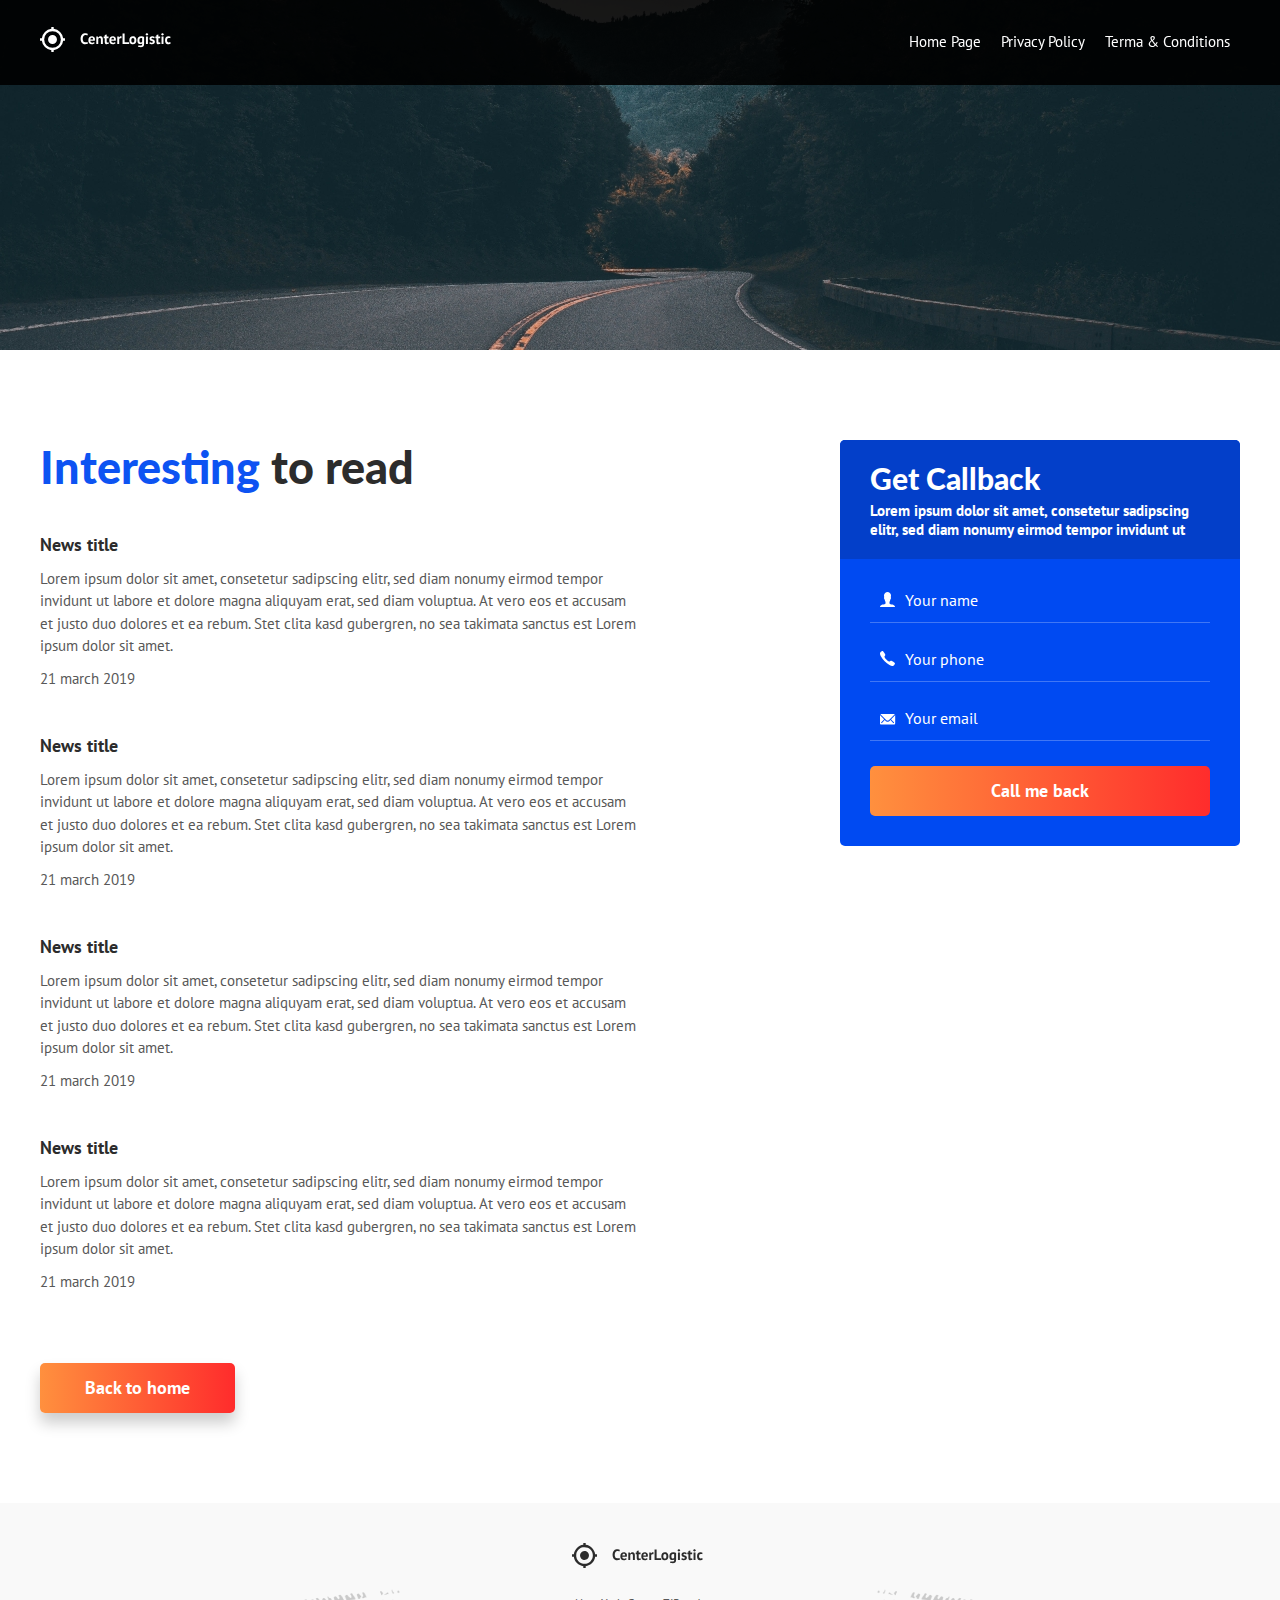
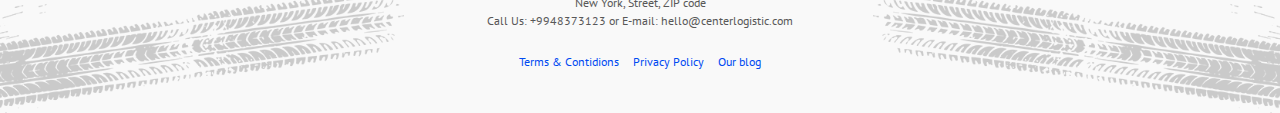
<file: TRANSPORT_COMPANY/blog.html>
<!DOCTYPE html>
<html lang="en">
<head>
  <meta charset="UTF-8">
  <meta http-equiv="x-ua-compatible" content="ie=edge">
  <meta name="viewport" content="width=device-width, initial-scale=1">
  <link rel="stylesheet" href="assets/css/style.css">
  <title>Logistic</title>
</head>
<body>
<div class='page'>
  <header class='header header--dark'>
    <div class='container'>
      <div class='header__inner'>
        <a href='./index.html'><img src='assets/img/logo.svg' alt='CenterLogistic'></a>
        <nav class='nav'>
          <a class='nav__link' href='index.html'>Home Page </a>
          <a class='nav__link' href='#'>Privacy Policy </a>
          <a class='nav__link' href='#'>Terma & Conditions</a>
        </nav>
      </div>
    </div>
  </header>
  <div class='intro intro--blog'></div>

  <section class='section section--last'>
    <div class='container'>
      <main class='main'>
        <div class='main__col'>
          <h1 class='section__title'><span>Interesting</span> to read</h1>
          <div class='news news--column'>
            <article class='news__item'>
              <h4 class='news__title'>
                <a href='#'>News title</a>
              </h4>
              <p class='news__text'>Lorem ipsum dolor sit amet, consetetur sadipscing elitr, sed diam nonumy eirmod
                tempor
                invidunt ut labore et dolore magna aliquyam erat, sed diam voluptua. At vero eos et accusam et justo duo
                dolores et ea rebum. Stet clita kasd gubergren, no sea takimata sanctus est Lorem ipsum dolor sit
                amet. </p>
              <time pubdate='21-03-2019 19:00' class='news__date'>21 march 2019</time>
            </article>
            <article class='news__item'>
              <h4 class='news__title'>
                <a href='#'>News title</a>
              </h4>
              <p class='news__text'>Lorem ipsum dolor sit amet, consetetur sadipscing elitr, sed diam nonumy eirmod
                tempor
                invidunt ut labore et dolore magna aliquyam erat, sed diam voluptua. At vero eos et accusam et justo duo
                dolores et ea rebum. Stet clita kasd gubergren, no sea takimata sanctus est Lorem ipsum dolor sit
                amet. </p>
              <time pubdate='21-03-2019 19:00' class='news__date'>21 march 2019</time>
            </article>
            <article class='news__item'>
              <h4 class='news__title'>
                <a href='#'>News title</a>
              </h4>
              <p class='news__text'>Lorem ipsum dolor sit amet, consetetur sadipscing elitr, sed diam nonumy eirmod
                tempor
                invidunt ut labore et dolore magna aliquyam erat, sed diam voluptua. At vero eos et accusam et justo duo
                dolores et ea rebum. Stet clita kasd gubergren, no sea takimata sanctus est Lorem ipsum dolor sit
                amet. </p>
              <time pubdate='21-03-2019 19:00' class='news__date'>21 march 2019</time>
            </article>
            <article class='news__item'>
              <h4 class='news__title'>
                <a href='#'>News title</a>
              </h4>
              <p class='news__text'>Lorem ipsum dolor sit amet, consetetur sadipscing elitr, sed diam nonumy eirmod
                tempor
                invidunt ut labore et dolore magna aliquyam erat, sed diam voluptua. At vero eos et accusam et justo duo
                dolores et ea rebum. Stet clita kasd gubergren, no sea takimata sanctus est Lorem ipsum dolor sit
                amet. </p>
              <time pubdate='21-03-2019 19:00' class='news__date'>21 march 2019</time>
            </article>
          </div>
          <a class='btn btn--orange btn--shadow' href='index.html'><span>Back to home</span></a>
        </div>
        <div class='main__col'>
          <div class='request-form request-form--right'>
            <div class='request-form__header'>
              <h3 class='request-form__title'>Get Callback</h3>
              <h3 class='request-form__text'>Lorem ipsum dolor sit amet, consetetur sadipscing elitr, sed diam nonumy
                eirmod
                tempor invidunt ut</h3>
            </div>
            <div class='request-form__content'>
              <form class='form' action='/' method='post'>
                <div class='form__group'>
                  <input
                    class='input input--user'
                    type='text'
                    placeholder='Your name'>
                </div>
                <div class='form__group'>
                  <input
                    class='input input--phone'
                    type='tel'
                    placeholder='Your phone'>
                </div>
                <div class='form__group'>
                  <input
                    class='input input--email'
                    type='email'
                    placeholder='Your email'>
                </div>
                <button class='btn btn--orange btn--full' type='submit'><span>Call me back</span></button>
              </form>
            </div>
          </div>
        </div>
      </main>
    </div>
  </section>


  <footer class='footer'>
    <div class='container'>
      <img class='footer__img' src='assets/img/logo__footer.svg' alt='logo'>
      <address class='footer__contacts'>
        <p>New York, Street, ZIP code</p>
        <p>Call Us: <a href='tel: +9948373123'>+9948373123</a> or E-mail: <a href='mailto: hello@centerlogistic.com'>hello@centerlogistic.com</a>
        </p>
      </address>
      <nav class='footer__nav'>
        <a href='#'>Terms &amp; Contidions</a>
        <a href='#'>Privacy Policy</a>
        <a href='#'>Our blog</a>
      </nav>
    </div>
  </footer>
</div>
</body>
</html>
</file>
<file: BINO_FREEE/assets/css/style.css>
@charset "UTF-8";
/**
 * Сброс стилей
 **/
@import url("https://fonts.googleapis.com/css2?family=Open+Sans:wght@300;400;600;700&family=Source+Sans+Pro:wght@300;400;600;700&display=swap");

html, body, div, span, applet, object, iframe,
h1, h2, h3, h4, h5, h6, p, blockquote, pre,
a, abbr, acronym, address, big, cite, code,
del, dfn, em, img, ins, kbd, q, s, samp,
small, strike, strong, sub, sup, tt, var,
b, u, i, center,
dl, dt, dd, ol, ul, li,
fieldset, form, label, legend,
table, caption, tbody, tfoot, thead, tr, th, td,
article, aside, canvas, details, embed,
figure, figcaption, footer, header, hgroup,
menu, nav, output, ruby, section, summary,
time, mark, audio, video {
    margin: 0;
    padding: 0;
    border: 0;
    font-size: 100%;
    vertical-align: baseline;
}

article, aside, details, figcaption, figure, footer, header, hgroup, menu, nav, section, summary {
    display: block;
}

body {
    line-height: 1;
}

svg path {
  fill:inherit; 
  stroke:inherit; 
}  

ol, ul {
    list-style: none;
}

blockquote, q {
    quotes: none;
}

blockquote:before, blockquote:after, q:before, q:after {
    content: '';
    content: none;
}

table {
    border-collapse: collapse;
    border-spacing: 0;
}

h1, h2, h3, h4, h5, h6 {
    font-weight: normal;
}

input {
    outline: 0;
}

article, aside, details, figcaption, figure, footer, header, hgroup, main, nav, section, summary {
    display: block;
}

/**
 * Основные стили
 **/
body {
    font-family: 'Open Sans', sans-serif;
    font-size: 16px;
}

.container {
    min-width: 320px;
    max-width: 100%;
    padding: 0 0;
    box-sizing: border-box;
    margin: 0 auto;
}

.wrap {
    min-width: 320px;
    max-width: 1200px;
    padding: 0 15px;
    box-sizing: border-box;
    margin: 0 auto;
}

p {
    color: #000;
}

@-webkit-keyframes rotate {
    0% {
        transform: translate(-50%, -50%) rotate(0deg);
    }

    25% {
        transform: translate(-50%, -50%) rotate(-45deg);
    }

    50% {
        transform: translate(-50%, -50%) rotate(0deg);
    }

    75% {
        transform: translate(-50%, -50%) rotate(45deg);
    }

    100% {
        transform: translate(-50%, -50%) rotate(0deg);
    }
}

@keyframes rotate {
    0% {
        transform: translate(-50%, -50%) rotate(0deg);
    }

    25% {
        transform: translate(-50%, -50%) rotate(-45deg);
    }

    50% {
        transform: translate(-50%, -50%) rotate(0deg);
    }

    75% {
        transform: translate(-50%, -50%) rotate(45deg);
    }

    100% {
        transform: translate(-50%, -50%) rotate(0deg);
    }
}

.section-top {
    background: url("../img/section-top-bg.jpg") top center no-repeat;
    background-size: cover;
    position: relative;
    -webkit-clip-path: polygon(0 0, 100% 0, 100% 80%, 50% 90%, 0 80%);
    clip-path: polygon(0 0, 100% 0, 100% 80%, 50% 90%, 0 80%);
}

.section-top::after {
    content: "";
    background-color: rgba(0, 0, 0, 0.6);
    display: block;
    position: absolute;
    z-index: 1;
    width: 100%;
    height: 100%;
    left: 0;
    top: 0;
}

.section-top .section-top_header {
    position: relative;
    z-index: 2;
    padding: 40px 0;
    display: flex;
    justify-content: space-between;
    align-items: center;
}

.section-top .section-top_menu {
    flex-basis: 62.5%;
}

.section-top .section-top_info {
    padding: 180px 0 300px;
    text-align: center;
    position: relative;
    z-index: 2;
}

.section-top .section-top_info h1 {
    font-size: 24px;
    letter-spacing: 1.2px;
    color: #f4f5f9;
    font-family: 'Source Sans Pro';
}

.section-top .section-top_info h1 span {
    font-size: 72px;
    font-weight: 700;
    font-family: 'Open Sans';
    text-transform: uppercase;
    letter-spacing: 7.2px;
    margin: 30px 0 20px;
    display: block;
}

.section-top .section-top_info p {
    max-width: 600px;
    margin: 20px auto;
    font-size: 14px;
    line-height: 24px;
    color: #cbc6c0;
}

@media (max-width: 980px) {
    .section-top .section-top_info {
        padding-top: 50px;
    }

    .section-top .section-top_info h1 span {
        font-size: 42px;
    }
}

@media (max-width: 760px) {
    .section-top .section-top_header {
        flex-wrap: wrap;
    }

    .section-top .section-top_logo {
        flex-basis: 100%;
        text-align: center;
        margin-bottom: 30px;
    }

    .section-top .section-top_menu {
        flex-basis: 100%;
    }

    .section-top .section-top_info > p {
        max-width: 100%;
    }
}

.section-top_menu ul {
    display: flex;
    justify-content: space-between;
    flex-wrap: wrap;
}

.section-top_menu ul li {
    margin: 0 5px;
}

.section-top_menu ul a {
    color: #cbc6c0;
    text-decoration: none;
    font-size: 14px;
    line-height: 16px;
    text-transform: uppercase;
    padding-bottom: 17px;
    border-bottom: 1px solid transparent;
    transition-duration: 300ms;
    transition-property: color, border-bottom-color;
}

.section-top_menu ul a:hover {
    color: #e74c3c;
    border-bottom-color: #e74c3c;
}

@media (max-width: 768px) {
    .section-top_menu ul li {
        margin: 5px;
    }

    .section-top_menu ul a {
        padding-bottom: 0;
        border-bottom: none;
    }

    .section-top_menu ul a:hover {
        border-bottom: none;
    }
}

@media (max-width: 560px) {
    .section-top_menu ul {
        justify-content: center;
    }
}

.buttons {
    margin-top: 60px;
}

.buttons a {
    width: 225px;
    border-radius: 3px;
    background-color: #e74c3c;
    border: 2px solid #e74c3c;
    box-shadow: 0 2px 5px rgba(0, 0, 0, 0.25);
    font-size: 14px;
    font-weight: 700;
    line-height: 16px;
    padding: 18px 0;
    letter-spacing: 0.14px;
    text-decoration: none;
    display: inline-block;
    text-align: center;
    text-transform: uppercase;
    color: #fff;
    box-sizing: border-box;
    transition-duration: 500ms;
    transition-property: background-color, border-color;
}

.buttons a:hover {
    background-color: #d62c1a;
    border-color: #d62c1a;
}

.buttons a:first-child {
    margin-right: 25px;
}

.buttons a:last-child {
    background-color: transparent;
    border-color: #fff;
}

.buttons a:hover:last-child {
    border-color: #e74c3c;
}

@media (max-width: 560px) {
    .buttons a {
        display: block;
        margin: 10px auto;
    }

    .buttons a:first-child {
        margin: 15px auto;
    }
}

.divider {
    display: block;
    width: 7px;
    position: relative;
    margin: 20px auto;
}

.divider p {
    text-align: center;
}

.divider p::after {
    content: "";
    width: 7px;
    height: 7px;
    background-color: #e74c3c;
    display: block;
    border-radius: 50%;
}

.divider::after, .divider::before {
    content: "";
    width: 80px;
    height: 1px;
    background-color: #f4f5f9;
    display: block;
    position: absolute;
    top: 50%;
    transform: translateY(-1px);
}

.divider::before {
    left: -90px;
}

.divider::after {
    right: -90px;
}

.section-wrap {
    position: relative;
}

.section-wrap .section-wrap_icon a {
    width: 64px;
    height: 64px;
    border: 5px solid #514a41;
    position: absolute;
    left: 50%;
    bottom: 8%;
    transform: translate(-55%, 15px);
    z-index: 2;
    border-radius: 50%;
    background-color: #f4f5f9;
}

.section-wrap .section-wrap_icon a:hover .section-wrap__img {
    -webkit-animation-name: rotate;
    animation-name: rotate;
    -webkit-animation-duration: 2s;
    animation-duration: 2s;
    -webkit-animation-iteration-count: infinite;
    animation-iteration-count: infinite;
}

.section-wrap .section-wrap__img {
    width: 30px;
    height: 30px;
    fill: #e74c3c;
    position: absolute;
    left: 50%;
    top: 50%;
    transform: translate(-50%, -50%);
}

.advantages {
    border-bottom: 1px solid #e6e7eb;
    padding-bottom: 60px;
    margin-bottom: 140px;
}

.advantages .advantages_block {
    display: flex;
    justify-content: space-between;
    flex-wrap: wrap;
}

.advantages .advantages_element {
    flex-basis: 23.5%;
    margin: 20px 0;
    text-align: center;
}

.advantages .advantages_element p {
    font-family: "Source Sans Pro";
    font-weight: 300;
    font-size: 12px;
    line-height: 20px;
    letter-spacing: 0.9px;
    margin: 15px 0;
    color: #999999;
}

.advantages .advantages_element .advantages_title {
    font-family: "Open Sans";
    font-weight: 600;
    text-transform: uppercase;
    color: #6a6a6a;
    font-size: 18px;
    line-height: 20px;
    letter-spacing: 1.35px;
    transition-duration: 500ms;
    transition-property: color;
}

.advantages .advantages_element .advantages_title::after {
    content: "";
    width: 41px;
    height: 1px;
    background-color: #888;
    display: block;
    margin: 15px auto;
    transition: background-color .5s linear;
}

.advantages .advantages_element:hover .advantages_icon {
    transform: rotate(45deg);
    border-color: #e74c3c;
}

.advantages .advantages_element:hover .advantages_icon img, .advantages .advantages_element:hover .advantages_icon svg {
    transform: translate(-50%, -50%) rotate(-45deg);
}

.advantages .advantages_element:hover .advantages_title {
    color: #e74c3c;
}

.advantages .advantages_element:hover .advantages_title::after {
    background-color: #e74c3c;
}

.advantages .advantages_icon {
    width: 73px;
    height: 73px;
    border: 1px solid #e5e5e5;
    position: relative;
    margin: 20px auto;
    transition-duration: 500ms;
    transition-property: border-color, transform;
}

.advantages .advantages_icon img, .advantages .advantages_icon svg {
    position: absolute;
    left: 50%;
    top: 50%;
    transform: translate(-50%, -50%);
    fill: #e74c3c;
    transition-duration: 500ms;
    transition-property: transform;
}

.advantages .advantages_icon .advantages_img1 {
    width: 32px;
    height: 32px;
}

.advantages .advantages_icon .advantages_img2 {
    width: 27px;
    height: 23px;
}

.advantages .advantages_icon .advantages_img3 {
    width: 30px;
    height: 35px;
}

.advantages .advantages_icon .advantages_img4 {
    width: 25px;
    height: 25px;
}

@media (max-width: 980px) {
    .advantages {
        padding-bottom: 50px;
        margin-bottom: 50px;
    }
}

@media (max-width: 980px) {
    .advantages .advantages_element {
        flex-basis: 49%;
    }
}

@media (max-width: 480px) {
    .advantages .advantages_element {
        flex-basis: 100%;
    }
}

.history {
    display: flex;
    justify-content: space-between;
    margin: 140px auto;
}

.history .history_left {
    flex-basis: 43.2%;
    margin-right: 80px;
}

.history .history_left img {
    display: block;
    max-width: 100%;
}

.history .history_right {
    flex-basis: calc(100% - 43.2% - 80px);
}

.history .history_right .history_title {
    color: #6a6a6a;
    font-size: 36px;
    line-height: 36px;
    letter-spacing: 3.6px;
    text-transform: uppercase;
    font-weight: 700;
    padding-left: 25px;
    border-left: 6px solid #e74c3c;
    margin-top: 0;
    margin-bottom: 30px;
}

.history .history_right p {
    font-size: 14px;
    line-height: 29px;
    color: #999999;
    font-family: "Source Sans Pro";
    margin: 25px 0;
}

.history .history_right a {
    width: 225px;
    border-radius: 3px;
    background-color: #e74c3c;
    border: 2px solid #e74c3c;
    box-shadow: 0 2px 5px rgba(0, 0, 0, 0.25);
    font-size: 14px;
    font-weight: 700;
    line-height: 16px;
    padding: 18px 0;
    letter-spacing: 0.14px;
    text-decoration: none;
    display: inline-block;
    text-align: center;
    text-transform: uppercase;
    color: #fff;
    box-sizing: border-box;
    transition-duration: 500ms;
    transition-property: background-color, border-color;
    margin-top: 25px;
}

.history .history_right a:hover {
    background-color: #d62c1a;
    border-color: #d62c1a;
}

@media (max-width: 980px) {
    .history {
        margin: 50px 0;
    }

    .history .history_left {
        margin-right: 25px;
        align-self: center;
    }

    .history .history_right {
        flex-basis: calc(100% - 43.3% - 25px);
    }
}

@media (max-width: 680px) {
    .history {
        flex-direction: column;
    }

    .history .history_left {
        margin-right: 0;
        margin-bottom: 30px;
    }
}

.history {
    display: flex;
    justify-content: space-between;
    margin: 140px auto;
}

.history .history_left {
    flex-basis: 43.2%;
    margin-right: 80px;
}

.history .history_left img {
    display: block;
    max-width: 100%;
}

.history .history_right {
    flex-basis: calc(100% - 43.2% - 80px);
}

.history .history_right .history_title {
    color: #6a6a6a;
    font-size: 36px;
    line-height: 36px;
    letter-spacing: 3.6px;
    text-transform: uppercase;
    font-weight: 700;
    padding-left: 25px;
    border-left: 6px solid #e74c3c;
    margin-top: 0;
    margin-bottom: 30px;
}

.history .history_right p {
    font-size: 14px;
    line-height: 29px;
    color: #999999;
    font-family: "Source Sans Pro";
    margin: 25px 0;
}

.history .history_right a {
    width: 225px;
    border-radius: 3px;
    background-color: #e74c3c;
    border: 2px solid #e74c3c;
    box-shadow: 0 2px 5px rgba(0, 0, 0, 0.25);
    font-size: 14px;
    font-weight: 700;
    line-height: 16px;
    padding: 18px 0;
    letter-spacing: 0.14px;
    text-decoration: none;
    display: inline-block;
    text-align: center;
    text-transform: uppercase;
    color: #fff;
    box-sizing: border-box;
    transition-duration: 500ms;
    transition-property: background-color, border-color;
    margin-top: 25px;
}

.history .history_right a:hover {
    background-color: #d62c1a;
    border-color: #d62c1a;
}

@media (max-width: 980px) {
    .history {
        margin: 50px 0;
    }

    .history .history_left {
        margin-right: 25px;
        align-self: center;
    }

    .history .history_right {
        flex-basis: calc(100% - 43.3% - 25px);
    }
}

@media (max-width: 680px) {
    .history {
        flex-direction: column;
    }

    .history .history_left {
        margin-right: 0;
        margin-bottom: 30px;
    }
}

.service {
    background-color: #3b3a3a;
    max-width: 1920px;
    margin: 140px auto;
    padding: 150px 0;
    position: relative;
}

.service::after {
    content: "";
    width: 46%;
    height: 100%;
    display: block;
    background: url("../img/services-bg.jpg") right top no-repeat;
    background-size: cover;
    position: absolute;
    right: 0;
    top: 0;
}

.service .service_block {
    width: 54%;
    text-align: right;
}

.service .service_title {
    font-size: 36px;
    line-height: 36px;
    color: #f4f5f9;
    letter-spacing: 3.6px;
    text-transform: uppercase;
    font-weight: 700;
    font-family: "Source Sans Pro";
    padding-right: 25px;
    border-right: 6px solid #e74c3c;
    margin-right: 80px;
    margin-bottom: 80px;
}

.service .service_element {
    max-width: 665px;
    margin: 55px 80px 55px auto;
    position: relative;
}

.service .service_element:last-child {
    margin-bottom: 0;
}

.service .service_element p {
    font-size: 14px;
    line-height: 29px;
    color: #999999;
    font-family: "Source Sans Pro";
}

.service .service_element p:first-of-type {
    text-transform: uppercase;
    color: #e74c3c;
    font-family: "Open Sans";
    font-weight: 600;
    font-size: 18px;
}

.service .service_element .service_icon {
    width: 64px;
    height: 64px;
    border: 5px solid #514a41;
    position: absolute;
    right: -117px;
    top: 50%;
    transform: translate(0, -50%);
    z-index: 1;
    border-radius: 50%;
    background-color: #f4f5f9;
}

.service .service_element .service_icon .servece_img {
    width: 35px;
    height: 35px;
    fill: #e74c3c;
    position: absolute;
    left: 50%;
    top: 50%;
    transform: translate(-50%, -50%);
}

@media (max-width: 980px) {
    .service {
        margin: 50px 0;
        padding: 50px 0;
    }
}

@media (max-width: 768px) {
    .service {
        padding-left: 15px;
        padding-right: 15px;
    }

    .service::after {
        display: none;
    }

    .service .service_block {
        width: 100%;
        text-align: left;
    }

    .service .service_title {
        padding-right: 0;
        padding-left: 25px;
        border-right: none;
        border-left: 6px solid #e74c3c;
    }

    .service .service_element {
        max-width: 100%;
        margin: 25px 0;
        padding-right: 89px;
        box-sizing: border-box;
    }

    .service .service_element .service_icon {
        right: 0;
    }
}

.recent {
    margin-top: 140px;
}

.recent > p {
    font-size: 16px;
    line-height: 29px;
    margin: 20px 0;
    text-align: center;
    color: #999999;
}

.recent .recent_devider {
    display: block;
    width: 7px;
    position: relative;
    margin: 20px auto;
}

.recent .recent_devider p {
    text-align: center;
}

.recent .recent_devider p::after {
    content: "";
    width: 7px;
    height: 7px;
    background-color: #e74c3c;
    display: block;
    border-radius: 50%;
}

.recent .recent_devider::after, .recent .recent_devider::before {
    content: "";
    width: 80px;
    height: 1px;
    background-color: #999999;
    display: block;
    position: absolute;
    top: 50%;
    transform: translateY(-1px);
}

.recent .recent_devider::before {
    left: -90px;
}

.recent .recent_devider::after {
    right: -90px;
}

.recent .recent_title {
    color: #6a6a6a;
    font-family: "Source Sans Pro";
    font-size: 36px;
    font-weight: 700;
    letter-spacing: 3.6px;
    text-transform: uppercase;
}

.recent .recent_links {
    margin: 40px 0;
    text-align: center;
    color: #999999;
}

.recent .recent_links a {
    text-decoration: none;
    font-size: 16px;
    color: #999999;
    display: inline-block;
    margin: 5px 20px;
    transition-duration: 500ms;
    transition-property: color;
}

.recent .recent_links a:hover {
    color: #e74c3c;
}

.recent .recent_block {
    display: flex;
    flex-wrap: wrap;
    max-width: 1920px;
    margin: 40px auto 0;
}

.recent .recent_element {
    flex-basis: 25%;
    position: relative;
}

.recent .recent_element img {
    display: block;
    max-width: 100%;
}

.recent .recent_element a {
    text-decoration: none;
    display: block;
}

.recent .recent_element a::after {
    content: "";
    width: 100%;
    height: 100%;
    position: absolute;
    left: 0;
    top: 0;
    background-color: rgba(231, 76, 60, 0.8);
    opacity: 0;
    transition-duration: 500ms;
    transition-property: opacity;
}

.recent .recent_element a:hover::after {
    opacity: 1;
}

.recent .recent_element a:hover p {
    opacity: 1;
}

.recent .recent_element p {
    position: absolute;
    left: 10%;
    bottom: 35px;
    z-index: 1;
    color: #fff;
    opacity: 0;
    transition-duration: 500ms;
    transition-property: opacity;
}

.recent .recent_element p::before {
    content: "";
    width: 44px;
    height: 4px;
    background-color: #fff;
    margin-bottom: 25px;
    display: block;
}

.recent .recent_element p span {
    display: block;
    margin: 15px 0;
    font-size: 14px;
    letter-spacing: 0.7px;
}

.recent .recent_element p span:first-child {
    font-family: "Source Sans Pro";
    font-size: 24px;
    font-weight: 600;
    letter-spacing: 1.2px;
}

@media (max-width: 980px) {
    .recent {
        margin-top: 50px;
    }

    .recent .recent_element p {
        bottom: 10px;
    }

    .recent .recent_element p span:first-child {
        font-size: 18px;
    }
}

@media (max-width: 768px) {
    .recent .recent_element {
        flex-basis: 50%;
    }
}

@media (max-width: 480px) {
    .recent .recent_element {
        flex-basis: 100%;
    }
}

.case_study {
    background-color: #f4f5f9;
    padding: 140px 0;
}

.case_study p {
    font-size: 16px;
    line-height: 29px;
    margin: 20px 0;
    text-align: center;
    color: #999999;
}

.case_study .case_study_devider {
    display: block;
    width: 7px;
    position: relative;
    margin: 20px auto;
}

.case_study .case_study_devider p {
    text-align: center;
}

.case_study .case_study_devider p::after {
    content: "";
    width: 7px;
    height: 7px;
    background-color: #e74c3c;
    display: block;
    border-radius: 50%;
}

.case_study .case_study_devider::after, .case_study .case_study_devider::before {
    content: "";
    width: 80px;
    height: 1px;
    background-color: #999999;
    display: block;
    position: absolute;
    top: 50%;
    transform: translateY(-1px);
}

.case_study .case_study_devider::before {
    left: -90px;
}

.case_study .case_study_devider::after {
    right: -90px;
}

.case_study .case_study_title {
    color: #6a6a6a;
    font-family: "Source Sans Pro";
    font-size: 36px;
    font-weight: 700;
    letter-spacing: 3.6px;
    text-transform: uppercase;
}

.case_study .case_study_block {
    display: flex;
    align-items: center;
    margin-top: 60px;
}

.case_study .case_study_left {
    flex-basis: 665px;
    position: relative;
    z-index: 1;
}

.case_study .cade_study_right img {
    margin-left: -20px;
}

.ideas {
    background-color: #fff;
    box-shadow: 0 3px 5px rgba(0, 0, 0, 0.1);
    padding: 50px 50px 80px;
    box-sizing: border-box;
}

.ideas .ideas_icon {
    width: 127px;
    height: 127px;
    background-color: #e74c3c;
    margin: 50px auto;
    position: relative;
    -webkit-clip-path: polygon(50% 0, 100% 50%, 50% 100%, 0 50%);
    clip-path: polygon(50% 0, 100% 50%, 50% 100%, 0 50%);
}

.ideas .ideas_icon img, .ideas .ideas_icon svg {
    position: absolute;
    left: 50%;
    top: 50%;
    transform: translate(-50%, -50%);
    width: 45px;
    height: 50px;
    fill: #fff;
}

.ideas .ideas_title {
    font-size: 18px;
    font-weight: 600;
    color: #6a6a6a;
    letter-spacing: 1.34px;
    text-transform: uppercase;
}

.ideas .ideas_title::after {
    content: "";
    width: 41px;
    height: 1px;
    background-color: #888888;
    border-bottom: 1px solid #e1e1e1;
    display: block;
    margin: 20px auto;
}

.ideas p {
    font-size: 14px;
    line-height: 24px;
    color: #999999;
    font-family: "Source Sans Pro";
    font-weight: 300;
    letter-spacing: 1.05px;
}

.ideas .ideas_btn {
    width: 225px;
    border-radius: 3px;
    background-color: #e74c3c;
    border: 2px solid #e74c3c;
    box-shadow: 0 2px 5px rgba(0, 0, 0, 0.25);
    font-size: 14px;
    font-weight: 700;
    line-height: 16px;
    padding: 18px 0;
    letter-spacing: 0.14px;
    text-decoration: none;
    display: inline-block;
    text-align: center;
    text-transform: uppercase;
    color: #fff;
    box-sizing: border-box;
    transition-duration: 500ms;
    transition-property: background-color, border-color;
    width: 145px;
    font-family: "Open Sans";
    font-size: 12px;
    letter-spacing: 0.12px;
    line-height: 16px;
    padding: 13px 0;
    display: block;
    text-transform: uppercase;
    margin: 30px auto;
    font-weight: 600;
}

.ideas .ideas_btn:hover {
    background-color: #d62c1a;
    border-color: #d62c1a;
}

@media (max-width: 980px) {
    .case_study {
        padding: 50px 0;
    }

    .case_study .case_study_left {
        flex-basis: 50%;
        padding: 30px;
    }

    .case_study .case_study_right {
        flex-basis: 50%;
    }

    .case_study .case_study_right img {
        max-width: 100%;
        margin-left: 0;
    }
}

@media (max-width: 768px) {
    .case_study .case_study_block {
        flex-direction: column;
    }

    .case_study .case_study_left {
        padding: 20px;
    }

    .case_study .case_study_right {
        margin-top: 30px;
    }
}

.counts {
    background: url("../img/counts-bg.jpg") center no-repeat;
    background-size: cover;
    padding: 120px 0 110px;
    position: relative;
}

.counts::before {
    content: "";
    width: 100%;
    height: 100%;
    position: absolute;
    left: 0;
    top: 0;
    display: block;
    background-color: rgba(0, 0, 0, 0.3);
}

.counts .counts_block {
    display: flex;
    justify-content: space-between;
    flex-wrap: wrap;
    position: relative;
    z-index: 1;
}

.counts .counts_element {
    flex-basis: 20%;
    text-align: center;
    margin: 20px 0;
}

.counts .counts_element .counts_circle {
    width: 109px;
    height: 109px;
    border: 1px solid #fff;
    border-radius: 50%;
    margin: 0 auto 40px;
    position: relative;
}

.counts .counts_element .counts_circle .img, .counts .counts_element .counts_circle svg {
    position: absolute;
    left: 50%;
    top: 50%;
    transform: translate(-50%, -50%);
    fill: #fff;
}

.counts .counts_element .counts_circle .counts_img1 {
    width: 37px;
    height: 32px;
}

.counts .counts_element .counts_circle .counts_img2 {
    width: 40px;
    height: 40px;
}

.counts .counts_element .counts_circle .counts_img3 {
    width: 35px;
    height: 40px;
}

.counts .counts_element .counts_circle .counts_img4 {
    width: 35px;
    height: 35px;
}

.counts .counts_element .counts_circle .counts_img5 {
    width: 35px;
    height: 35px;
}

.counts .counts_element p {
    color: #f4f5f9;
    font-size: 18px;
    line-height: 30px;
    letter-spacing: 0.9px;
    font-family: "Source Sans Pro";
    margin: 10px;
}

.counts .counts_element .counts_number {
    font-weight: 700;
    letter-spacing: 1.5px;
    font-size: 30px;
}

@media (max-width: 980px) {
    .counts {
        padding: 50px;
    }
}

@media (max-width: 768px) {
    .counts .counts_block {
        justify-content: center;
    }

    .counts .counts_element {
        flex-basis: 45%;
    }
}

@media (max-width: 480px) {
    .counts .counts_element {
        flex-basis: 100%;
    }
}

.price {
    margin: 140px 0;
}

.price p {
    font-size: 16px;
    line-height: 29px;
    margin: 20px 0;
    text-align: center;
    color: #999999;
}

.price .price_divider {
    display: block;
    width: 7px;
    position: relative;
    margin: 20px auto;
}

.price .price_divider p {
    text-align: center;
}

.price .price_divider p::after {
    content: "";
    width: 7px;
    height: 7px;
    background-color: #e74c3c;
    display: block;
    border-radius: 50%;
}

.price .price_divider::after, .price .price_divider::before {
    content: "";
    width: 80px;
    height: 1px;
    background-color: #999999;
    display: block;
    position: absolute;
    top: 50%;
    transform: translateY(-1px);
}

.price .price_divider::before {
    left: -90px;
}

.price .price_divider::after {
    right: -90px;
}

.price .price_title {
    color: #6a6a6a;
    font-family: "Source Sans Pro";
    font-size: 36px;
    font-weight: 700;
    letter-spacing: 3.6px;
    text-transform: uppercase;
}

.price .price_block {
    display: flex;
    justify-content: space-between;
    flex-wrap: wrap;
    margin-top: 40px;
}

.price .price_element {
    flex-basis: 32.47%;
    margin-top: 20px;
    background-color: #f4f5f9;
}

.price .price_element:hover .price_top {
    background-color: #e74c3c;
}

.price .price_element:hover .price_bottom .price_number p {
    color: #e74c3c;
}

.price .price_element .price_top {
    background-color: #999999;
    padding-bottom: 90px;
    transition-duration: 500ms;
    transition-property: background-color;
}

.price .price_element .price_top .price_name {
    font-size: 24px;
    font-weight: 600;
    color: #fff;
    letter-spacing: 1.8px;
    text-transform: uppercase;
    margin: 0;
    padding: 40px 0;
}

.price .price_element .price_bottom {
    padding-bottom: 20px;
}

.price .price_element .price_bottom .price_number {
    width: 153px;
    background-color: #fff;
    border: 10px solid rgba(244, 245, 249, 0.25);
    border-radius: 50%;
    margin: -86px auto 0;
    padding: 46px 0;
}

.price .price_element .price_bottom .price_number p {
    font-size: 39px;
    font-family: "Source Sans Pro";
    font-weight: 700;
    line-height: 40px;
    margin: 0;
    color: #999999;
    transition-duration: 500ms;
    transition-property: color;
}

.price .price_element .price_bottom .price_number p span {
    display: block;
    font-size: 14px;
    line-height: 21px;
    font-weight: 400;
    color: #999999;
}

.price .price_element .price_bottom .price_list {
    text-align: center;
    margin: 40px 0;
}

.price .price_element .price_bottom .price_list li {
    font-size: 14px;
    line-height: 20px;
    margin: 20px 0;
    font-weight: 600;
    color: #999999;
}

.price .price_element .price_bottom .price_btn {
    width: 225px;
    border-radius: 3px;
    background-color: #999999;
    border: 2px solid #999999;
    box-shadow: 0 2px 5px rgba(0, 0, 0, 0.25);
    font-size: 14px;
    font-weight: 700;
    line-height: 16px;
    padding: 18px 0;
    letter-spacing: 0.14px;
    text-decoration: none;
    display: inline-block;
    text-align: center;
    text-transform: uppercase;
    color: #fff;
    box-sizing: border-box;
    transition-duration: 500ms;
    transition-property: background-color, border-color;
    width: 145px;
    font-family: "Open Sans";
    font-size: 12px;
    letter-spacing: 0.12px;
    line-height: 16px;
    padding: 13px 0;
    display: block;
    text-transform: uppercase;
    margin: 30px auto;
    font-weight: 600;
}

.price .price_element .price_bottom .price_btn:hover {
    background-color: #d62c1a;
    border-color: #d62c1a;
}

.price .price_element-red .price_top {
    background-color: #e74c3c;
}

.price .price_element-red .price_bottom .price_number p {
    color: #e74c3c;
}

.price .price_element-red .price_bottom .price_btn {
    background-color: #e74c3c;
    border-color: #e74c3c;
}

@media (max-width: 980px) {
    .price {
        margin: 59px 0;
    }
}

@media (max-width: 768px) {
    .price .price_block {
        justify-content: center;
    }

    .price .price_block .price_element {
        flex-basis: 45%;
        margin: 20px 2.5%;
    }
}

@media (max-width: 580px) {
    .price .price_block .price_element {
        flex-basis: 100%;
        margin: 15px 0;
    }
}

.team {
    margin-top: 140px;
    padding: 140px 0 470px;
    background: url("../img/team-line.png") center bottom no-repeat, url("../img/team-bg.jpg") center no-repeat;
}

.team .team_wrap {
    position: relative;
}

.team p {
    font-size: 16px;
    line-height: 29px;
    margin: 20px 0;
    text-align: center;
    color: #f4f5f9;
}

.team .team_divider {
    display: block;
    width: 7px;
    position: relative;
    margin: 20px auto;
}

.team .team_divider p {
    text-align: center;
}

.team .team_divider p::after {
    content: "";
    width: 7px;
    height: 7px;
    background-color: #e74c3c;
    display: block;
    border-radius: 50%;
}

.team .team_divider::after, .team .team_divider::before {
    content: "";
    width: 80px;
    height: 1px;
    background-color: #fff;
    display: block;
    position: absolute;
    top: 50%;
    transform: translateY(-1px);
}

.team .team_divider::before {
    left: -90px;
}

.team .team_divider::after {
    right: -90px;
}

.team .team_title {
    color: #fff;
    font-family: "Source Sans Pro";
    font-size: 36px;
    font-weight: 700;
    letter-spacing: 3.6px;
    text-transform: uppercase;
}

.team .team_man {
    position: absolute;
    width: 200px;
}

.team .team_man:hover::after {
    opacity: 1;
}

.team .team_man:hover .team_img {
    transform: scale(1.5);
}

.team .team_man:hover .team_img::after {
    opacity: 1;
}

.team .team_man:hover .team_info {
    opacity: 1;
    z-index: 1;
}

.team .team_man::after {
    content: "";
    width: 1px;
    height: 50px;
    display: block;
    background-color: #fff;
    position: absolute;
    left: 50%;
    bottom: -58px;
    transform: translate(-50%);
    opacity: 0;
    transition-duration: 500ms;
    transition-property: opacity;
}

.team .team_man:nth-of-type(1) {
    left: 0;
    bottom: -230px;
}

.team .team_man:nth-of-type(2) {
    left: 265px;
    bottom: -195px;
}

.team .team_man:nth-of-type(3) {
    left: 530px;
    bottom: -195px;
}

.team .team_man:nth-of-type(4) {
    right: 190px;
    bottom: -230px;
}

.team .team_man:nth-of-type(5) {
    right: 0px;
    bottom: -205px;
}

.team .team_img {
    width: 51px;
    height: 51px;
    border: 3px solid #e74c3c;
    border-radius: 50%;
    margin: 0 auto;
    overflow: hidden;
    transition-duration: 500ms;
    transition-property: transform;
    z-index: 1;
    position: relative;
}

.team .team_img::after {
    display: block;
    content: "";
    width: 100%;
    height: 100%;
    position: absolute;
    left: 0;
    top: 0;
    border-radius: 50%;
    background-color: rgba(231, 76, 60, 0.5);
    opacity: 0;
    transition-duration: 500ms;
    transition-property: opacity;
}

.team .team_img img {
    display: block;
    max-width: 100%;
}

.team .team_info {
    position: absolute;
    bottom: -160px;
    width: 100%;
    opacity: 0;
    z-index: -1;
    transition-duration: 500ms;
    transition-property: opacity;
}

.team .team_info p {
    font-size: 14px;
    line-height: 24px;
    letter-spacing: 1.4px;
    margin: 10px 0;
    font-family: "Source Sans Pro";
}

.team .team_info p:first-of-type {
    font-size: 24px;
    line-height: 24px;
    color: #e74c3c;
    font-family: "Open Sans";
    font-weight: 600;
    letter-spacing: 1.8px;
}

@media (max-width: 1080px) {
    .team {
        background: url("../img/team-bg.jpg") center no-repeat;
        background-size: cover;
        padding: 140px 0;
    }

    .team .team_elemens {
        display: flex;
        justify-content: space-between;
        flex-wrap: wrap;
    }

    .team .team_man {
        position: relative;
        left: auto !important;
        right: auto !important;
        bottom: auto !important;
        width: auto;
        flex-basis: 20%;
        margin: 25px 0;
    }

    .team .team_man::after {
        display: none;
    }

    .team .team_info {
        position: static;
        opacity: 1;
    }
}

@media (max-width: 980px) {
    .team {
        padding: 50px 0;
        margin-top: 50px;
    }
}

@media (max-width: 768px) {
    .team .team_elemens {
        justify-content: center;
    }

    .team .team_man {
        flex-basis: 45%;
    }
}

@media (max-width: 480px) {
    .team .team_man {
        flex-basis: 100%;
    }
}

.integrations {
    background-color: #f4f5f9;
    padding: 140px 0;
}

.integrations p {
    font-size: 16px;
    line-height: 29px;
    margin: 20px 0;
    text-align: center;
    color: #999999;
}

.integrations .integrations_divider {
    display: block;
    width: 7px;
    position: relative;
    margin: 20px auto;
}

.integrations .integrations_divider p {
    text-align: center;
}

.integrations .integrations_divider p::after {
    content: "";
    width: 7px;
    height: 7px;
    background-color: #e74c3c;
    display: block;
    border-radius: 50%;
}

.integrations .integrations_divider::after, .integrations .integrations_divider::before {
    content: "";
    width: 80px;
    height: 1px;
    background-color: #999999;
    display: block;
    position: absolute;
    top: 50%;
    transform: translateY(-1px);
}

.integrations .integrations_divider::before {
    left: -90px;
}

.integrations .integrations_divider::after {
    right: -90px;
}

.integrations .integrations_title {
    color: #6a6a6a;
    font-family: "Source Sans Pro";
    font-size: 36px;
    font-weight: 700;
    letter-spacing: 3.6px;
    text-transform: uppercase;
}

.integrations .integrations-block {
    display: flex;
    justify-content: space-between;
    flex-wrap: wrap;
    margin-top: 50px;
}

.integrations .integrations_element {
    flex-basis: 18%;
    background-color: #fff;
    box-shadow: 0 1px 3px rgba(31, 31, 31, 0.9);
    margin: 15px 0;
    height: 100px;
    display: flex;
    justify-content: center;
}

.integrations .integrations_element span {
    align-self: center;
}

.integrations .integrations_element img {
    max-width: 100%;
}

@media (max-width: 980px) {
    .integrations {
        padding: 50px 0;
    }

    .integrations .integrations-block {
        justify-content: center;
    }

    .integrations .integrations_element {
        flex-basis: 30%;
        margin: 15px 1.5%;
    }
}

@media (max-width: 580px) {
    .integrations .integrations_element {
        flex-basis: 45%;
        margin: 15px 2.5%;
    }
}

@media (max-width: 480px) {
    .integrations .integrations_element {
        flex-basis: 100%;
        margin: 10px 0;
    }
}

.blog {
    background-color: #f4f5f9;
    padding: 140px 0 0;
    border-top: 1px solid #d8d9db;
}

.blog p {
    font-size: 14px;
    line-height: 29px;
    margin: 20px 0;
    text-align: center;
    color: #999999;
}

.blog .blog_divider {
    display: block;
    width: 7px;
    position: relative;
    margin: 20px auto;
}

.blog .blog_divider p {
    text-align: center;
}

.blog .blog_divider p::after {
    content: "";
    width: 7px;
    height: 7px;
    background-color: #e74c3c;
    display: block;
    border-radius: 50%;
}

.blog .blog_divider::after, .blog .blog_divider::before {
    content: "";
    width: 80px;
    height: 1px;
    background-color: #999999;
    display: block;
    position: absolute;
    top: 50%;
    transform: translateY(-1px);
}

.blog .blog_divider::before {
    left: -90px;
}

.blog .blog_divider::after {
    right: -90px;
}

.blog .blog_title {
    color: #6a6a6a;
    font-size: 36px;
    letter-spacing: 3.6px;
    font-family: "Source Sans Pro";
    font-weight: 700;
    text-transform: uppercase;
}

.blog .blog_block {
    display: flex;
    flex-wrap: wrap;
    max-width: 1920px;
    margin: 60px auto 0;
}

.blog .blog_element {
    flex-basis: 50%;
    display: flex;
    flex-wrap: wrap;
}

.blog .blog_element_reverse .blog_img {
    order: 2;
}

.blog .blog_element_reverse .blog_text {
    order: 1;
}

.blog .blog_element_reverse .blog_text::before {
    border-right: 30px solid transparent;
    border-left: 25px solid #e74c3c;
    left: auto;
    right: -55px;
}

.blog .blog_img {
    flex-basis: 50%;
}

.blog .blog_img img {
    display: block;
    max-width: 100%;
    height: 100%;
    -o-object-fit: cover;
    object-fit: cover;
}

.blog .blog_text {
    flex-basis: 50%;
    padding: 25px 25px 25px 40px;
    background-color: #e74c3c;
    box-sizing: border-box;
    position: relative;
}

.blog .blog_text::before {
    content: "";
    border: 30px solid transparent;
    border-right: 25px solid #e74c3c;
    position: absolute;
    top: 50%;
    left: -55px;
    transform: translateY(-50%);
}

.blog .blog_text p {
    font-size: 16px;
    line-height: 30px;
    color: #fff;
    text-align: left;
    margin: 15px 0;
}

.blog .blog_text .blog_category {
    font-size: 14px;
    letter-spacing: 0.7px;
}

.blog .blog_text .blog_name {
    font-size: 24px;
    letter-spacing: 1.2px;
    font-family: "Source Sans Pro";
    font-weight: 600;
}

.blog .blog_text .blog_name::after {
    content: "";
    width: 44px;
    height: 4px;
    background-color: #fff;
    display: block;
    margin-top: 15px;
}

.blog .blog_text a {
    color: #fff;
    text-decoration: none;
    font-size: 18px;
    line-height: 24px;
    font-weight: 600;
    font-style: italic;
    margin: 20px 0;
    display: inline-block;
}

.blog .blog_text a:hover {
    text-decoration: underline;
}

@media (max-width: 1200px) {
    .blog .blog_text {
        padding: 20px 15px;
    }
}

@media (max-width: 980px) {
    .blog {
        padding: 50px 0 0;
    }

    .blog .blog_element {
        flex-basis: 100%;
    }

    .blog .blog_element .blog_img img {
        width: 100%;
    }

    .blog .blog_element:nth-child(odd) .blog_img {
        order: 2;
    }

    .blog .blog_element:nth-child(odd) .blog_text {
        order: 1;
    }

    .blog .blog_element:nth-child(odd) .blog_text::before {
        right: -55px;
        left: auto;
        border: 30px solid transparent;
        border-left: 25px solid #e74c3c;
    }

    .blog .blog_element:nth-child(even) .blog_img {
        order: 1;
    }

    .blog .blog_element:nth-child(even) .blog_text {
        order: 2;
    }

    .blog .blog_element:nth-child(even) .blog_text::before {
        right: auto;
        left: -55px;
        border: 30px solid transparent;
        border-right: 25px solid #e74c3c;
    }
}

@media (max-width: 580px) {
    .blog .blog_element {
        flex-basis: 100%;
    }

    .blog .blog_element:nth-child(odd) .blog_img, .blog .blog_element:nth-child(even) .blog_img {
        order: 1;
        flex-basis: 100%;
    }

    .blog .blog_element:nth-child(odd) .blog_text, .blog .blog_element:nth-child(even) .blog_text {
        order: 2;
        flex-basis: 100%;
    }

    .blog .blog_element:nth-child(odd) .blog_text img, .blog .blog_element:nth-child(even) .blog_text img {
        width: auto;
        max-width: 100%;
        margin: 0 auto;
        height: auto;
    }

    .blog .blog_element:nth-child(odd) .blog_text::before, .blog .blog_element:nth-child(even) .blog_text::before {
        display: none;
    }
}

.keep {
    background-color: #f4f5f9;
    padding: 140px 0;
}

.keep p {
    font-size: 14px;
    line-height: 29px;
    margin: 20px 0;
    text-align: center;
    color: #999999;
}

.keep .keep_divider {
    display: block;
    width: 7px;
    position: relative;
    margin: 20px auto;
}

.keep .keep_divider p {
    text-align: center;
}

.keep .keep_divider p::after {
    content: "";
    width: 7px;
    height: 7px;
    background-color: #e74c3c;
    display: block;
    border-radius: 50%;
}

.keep .keep_divider::after, .keep .keep_divider::before {
    content: "";
    width: 80px;
    height: 1px;
    background-color: #999999;
    display: block;
    position: absolute;
    top: 50%;
    transform: translateY(-1px);
}

.keep .keep_divider::before {
    left: -90px;
}

.keep .keep_divider::after {
    right: -90px;
}

.keep .keep_title {
    color: #6a6a6a;
    font-size: 36px;
    letter-spacing: 3.6px;
    font-family: "Source Sans Pro";
    font-weight: 700;
    text-transform: uppercase;
}

.keep .keep_block {
    display: flex;
    justify-content: space-between;
    flex-wrap: wrap;
    margin-top: 60px;
}

.keep .keep_left {
    flex-basis: 40.8%;
    background-color: #fff;
    box-shadow: 0 3px 5px rgba(0, 0, 0, 0.1);
    border-radius: 2px/5px;
    padding: 30px 95px;
    box-sizing: border-box;
}

.keep .keep_right {
    flex-basis: 56.8%;
    background-color: #fff;
    box-shadow: 0 3px 5px rgba(0, 0, 0, 0.1);
    border-radius: 3px/5px;
    padding: 0px 95px;
    box-sizing: border-box;
    display: flex;
    align-items: center;
    flex-wrap: wrap;
}

.keep .keep_right .keep_form {
    flex-basis: 100%;
}

.keep .keep_info {
    margin: 55px 0;
}

.keep .keep_info p {
    text-align: left;
    color: #999999;
    font-size: 18px;
    line-height: 24px;
    margin: 20px 0;
}

.keep .keep_info p:first-child {
    font-size: 24px;
    line-height: 24px;
    font-weight: 600;
    font-family: "Source Sans Pro";
    color: #e74c3c;
    text-transform: uppercase;
}

.keep .keep_info p a {
    color: #999999;
    font-size: 18px;
    line-height: 24px;
    text-decoration: none;
}

.keep .keep_form .keep_input, .keep .keep_form .keep_textarea {
    position: relative;
    margin: 20px 0;
}

.keep .keep_form .keep_input input, .keep .keep_form .keep_input textarea, .keep .keep_form .keep_textarea input, .keep .keep_form .keep_textarea textarea {
    color: #999999;
    font-size: 14px;
    line-height: 24px;
    width: 100%;
    font-weight: 600;
    border: none;
    border-bottom: 1px solid #999999;
    padding: 7px 0;
    box-shadow: none;
}

.keep .keep_form .keep_input input:focus + label, .keep .keep_form .keep_input input:valid + label, .keep .keep_form .keep_input textarea:focus + label, .keep .keep_form .keep_input textarea:valid + label, .keep .keep_form .keep_textarea input:focus + label, .keep .keep_form .keep_textarea input:valid + label, .keep .keep_form .keep_textarea textarea:focus + label, .keep .keep_form .keep_textarea textarea:valid + label {
    transform: translateY(-9px);
    font-size: 13px;
}

.keep .keep_form .keep_input textarea, .keep .keep_form .keep_textarea textarea {
    resize: none;
    outline: none;
    height: 100px;
}

.keep .keep_form .keep_input label, .keep .keep_form .keep_textarea label {
    color: #999999;
    font-size: 14px;
    font-weight: 700;
    line-height: 24px;
    width: 100%;
    position: absolute;
    pointer-events: none;
    left: 0;
    top: 5px;
    margin: -10px 0;
    white-space: nowrap;
    overflow: hidden;
    text-overflow: ellipsis;
    transition-duration: 200ms;
}

.keep .keep_form .keep_button {
    margin: 25px 0  0;
}

.keep .keep_form .keep_button button {
    width: 225px;
    border-radius: 3px;
    background-color: #e74c3c;
    border: 2px solid #e74c3c;
    box-shadow: 0 2px 5px rgba(0, 0, 0, 0.25);
    font-size: 14px;
    font-weight: 700;
    line-height: 16px;
    padding: 18px 0;
    letter-spacing: 0.14px;
    text-decoration: none;
    display: inline-block;
    text-align: center;
    text-transform: uppercase;
    color: #fff;
    box-sizing: border-box;
    transition-duration: 500ms;
    transition-property: background-color, border-color;
    cursor: pointer;
    width: 157px;
    padding: 14px 0;
}

.keep .keep_form .keep_button button:hover {
    background-color: #d62c1a;
    border-color: #d62c1a;
}

@media (max-width: 980px) {
    .keep {
        padding-bottom: 50px;
    }

    .keep .keep_left {
        padding: 30px;
    }

    .keep .keep_right {
        padding: 0 30px 0;
    }
}

@media (max-width: 768px) {
    .keep .keep_info {
        margin: 25px 0;
    }

    .keep .keep_left {
        flex-basis: 100%;
        margin: 15px 0;
    }

    .keep .keep_right {
        flex-basis: 100%;
        margin: 15px 0;
    }
}

.free {
    background: url("../img/free-bg.jpg") center no-repeat;
    background-size: cover;
    padding: 140px;
    text-align: center;
    position: relative;
}

.free::after {
    content: '';
    width: 100%;
    height: 100%;
    position: absolute;
    left: 0;
    top: 0;
    background-color: rgba(0, 0, 0, 0.5);
    display: block;
    z-index: 1;
}

.free .free_wrap {
    position: relative;
    z-index: 2;
}

.free p {
    color: #fff;
    font-size: 18px;
    line-height: 36px;
    margin: 12px 0;
}

.free p span {
    font-weight: 600;
}

.free .free_title {
    font-size: 36px;
}

.free .free_bnt {
    width: 225px;
    border-radius: 3px;
    background-color: #e74c3c;
    border: 2px solid #e74c3c;
    box-shadow: 0 2px 5px rgba(0, 0, 0, 0.25);
    font-size: 14px;
    font-weight: 700;
    line-height: 16px;
    padding: 18px 0;
    letter-spacing: 0.14px;
    text-decoration: none;
    display: inline-block;
    text-align: center;
    text-transform: uppercase;
    color: #fff;
    box-sizing: border-box;
    transition-duration: 500ms;
    transition-property: background-color, border-color;
    margin-top: 55px;
}

.free .free_bnt:hover {
    background-color: #d62c1a;
    border-color: #d62c1a;
}

@media (max-width: 980px) {
    .free {
        padding: 50px 0;
    }
}

.footer {
    background-color: #3b3a3a;
    padding: 35px 0;
}

.footer .footer_wrap {
    display: flex;
    justify-content: space-between;
    flex-wrap: wrap;
}

.footer .footer_right p {
    font-size: 14px;
    line-height: 24px;
    color: #999999;
    font-weight: 600;
}

.socials {
    display: flex;
    align-items: center;
}

.socials li {
    margin-right: 20px;
}

.socials .socials_img {
    fill: #999999;
    width: 20px;
    height: 25px;
}

.socials .socials_img:hover {
    fill: #e74c3c;
}

@media (max-width: 580px) {
    .footer .footer_wrap {
        justify-content: center;
        text-align: center;
    }

    .footer .footer_left {
        flex-basis: 100%;
    }

    .footer .footer_right {
        flex-basis: 100%;
        margin-top: 10px;
    }

    .footer .footer_socials {
        justify-content: center;
    }
}

.arrow-up {
    width: 53px;
    height: 53px;
    box-shadow: 0 3px 5px rgba(0, 0, 0, 0.25);
    position: fixed;
    right: 30px;
    bottom: 30px;
    background-color: #e74c3c;
    border-radius: 50%;
    cursor: pointer;
    z-index: 10;
}

.arrow-up a {
    display: block;
    width: 100%;
    height: 100%;
}

.arrow-up img, .arrow-up svg {
    position: absolute;
    left: 50%;
    top: 50%;
    transform: translate(-50%, -50%);
}

.arrow-up .arrow-up__img {
    width: 12px;
    height: 12px;
    fill: #fff;
}
</file>
<file: FASHION_SHOP/assets/css/style.css>
@charset "UTF-8";
/**
 * Сброс стилей
 **/
@import url("https://fonts.googleapis.com/css2?family=Montserrat:ital,wght@0,100;0,200;0,300;0,400;0,500;0,600;0,700;0,  800;0,900;1,100;1,200;1,300;1,400;1,500;1,600;1,700;1,800;1,900&display=swap");

html, body, div, span, applet, object, iframe,
h1, h2, h3, h4, h5, h6, p, blockquote, pre,
a, abbr, acronym, address, big, cite, code,
del, dfn, em, img, ins, kbd, q, s, samp,
small, strike, strong, sub, sup, tt, var,
b, u, i, center,
dl, dt, dd, ol, ul, li,
fieldset, form, label, legend,
table, caption, tbody, tfoot, thead, tr, th, td,
article, aside, canvas, details, embed,
figure, figcaption, footer, header, hgroup,
menu, nav, output, ruby, section, summary,
time, mark, audio, video {
    margin: 0;
    padding: 0;
    border: 0;
    font-size: 100%;
    vertical-align: baseline;
}

article, aside, details, figcaption, figure, footer, header, hgroup, menu, nav, section, summary {
    display: block;
}

body {
    line-height: 1;
}

ol, ul {
    list-style: none;
}

blockquote, q {
    quotes: none;
}

blockquote:before, blockquote:after, q:before, q:after {
    content: '';
    content: none;
}

table {
    border-collapse: collapse;
    border-spacing: 0;
}

h1, h2, h3, h4, h5, h6 {
    font-weight: normal;
}

input {
    outline: 0;
}

article, aside, details, figcaption, figure, footer, header, hgroup, main, nav, section, summary {
    display: block;
}

/**
 * Основные стили
 **/
body {
    font-family: 'Montserrat', sans-serif;
    font-size: 16px;
}

.container {
    min-width: 320px;
    max-width: 100%;
    padding: 0 0;
    box-sizing: border-box;
    margin: 0 auto;
}

.wrap {
    min-width: 320px;
    max-width: 1200px;
    padding: 0 15px;
    box-sizing: border-box;
    margin: 0 auto;
}

p {
    color: #000;
}

.top {
    border-bottom: 6px solid #f3ebdc;
    padding: 30px 0;
}

.top .top_wrap {
    display: flex;
    justify-content: space-between;
    flex-wrap: wrap;
    align-items: center;
}

.top .top__menu {
    flex-basis: 58%;
}

@media (max-width: 760px) {
    .top .top__left {
        flex-basis: 100%;
        text-align: center;
        margin-bottom: 15px;
    }

    .top .top__menu {
        flex-basis: 80%;
    }
}

@media (max-width: 480px) {
    .top .top__menu {
        flex-basis: 100%;
        margin-bottom: 15px;
    }

    .top .top__right {
        flex-basis: 100%;
        justify-content: center;
    }
}

.menu ul {
    display: flex;
    justify-content: space-between;
    flex-wrap: wrap;
}

.menu a {
    font-size: 16px;
    text-transform: uppercase;
    line-height: 23px;
    font-weight: 600;
    color: #000;
    text-decoration: none;
    border-bottom: 1px solid transparent;
    letter-spacing: 0.96px;
    margin: 0 3px;
}

.menu a:hover {
    border-bottom-color: #000;
}

.icons {
    display: flex;
    align-items: center;
}

.icons .icons__cart {
    margin: 0 12px;
}

.icons .icons__search {
    margin-left: 12px;
    position: relative;
}

.icons .icons__search button {
    -webkit-appearance: none;
    -moz-appearance: none;
    appearance: none;
    background: none;
    box-shadow: none;
    border: none;
    cursor: pointer;
    padding: 0;
    margin: 0;
    width: 16px;
    height: 15px;
    display: none;
    position: relative;
    z-index: 2;
}

.icons .icons__search input {
    width: 170px;
    padding: 5px 45px 5px 10px;
    box-sizing: border-box;
    font-family: 'Montserrat';
    box-shadow: 0 0 10px 0 #000;
    border: none;
    font-size: 12px;
    line-height: 16px;
    color: #000;
    border-radius: 22px;
    position: absolute;
    left: -145px;
    top: -5px;
    z-index: -1;
    opacity: 0;
    -webkit-appearance: none;
    -moz-appearance: none;
    appearance: none;
    transition-duration: 0.5s;
    transition-property: opacity;
}

.icons .icons__search--active input {
    opacity: 1;
    z-index: 1;
}

.icons .icons__search--active button {
    display: block;
}

.icons .icons__search--active .icons__img {
    display: none;
}

.icons .icons__img {
    display: block;
    cursor: pointer;
}

.slider {
    background: linear-gradient(90deg, #cccdd0, #c1c4c7);
}

.slider .slider__item {
    display: flex;
    align-items: center;
    padding: 0 60px;
    box-sizing: border-box;
}

.slider .slider__img {
    flex-basis: 50%;
    align-self: flex-end;
}

.slider .slider__img img {
    display: block;
    max-width: 100%;
}

.slider .slider__info {
    flex-basis: 50%;
    padding-left: 70px;
    box-sizing: border-box;
}

.slider .slider__info p {
    font-size: 14px;
    line-height: 26px;
    color: #535353;
    margin: 25px 0;
}

.slider .slider__info .slider__title {
    font-size: 116px;
    line-height: 107px;
    font-weight: 700;
    color: #000;
    letter-spacing: 2.32px;
    text-transform: uppercase;
}

.slider .slider__info .slider__type {
    font-size: 18px;
    line-height: 25px;
    font-weight: 600;
    color: #000;
}

.slider .slider__info .slider__type span {
    font-size: 14px;
    letter-spacing: 1.12px;
    font-weight: 400;
    margin-left: 25px;
}

.slider .slider__info .slider__icons {
    display: flex;
    flex-wrap: wrap;
    margin: 25px 0;
}

.slider .slider__info .slider__icons a {
    width: 37px;
    height: 37px;
    border: 1px solid #000;
    border-radius: 50%;
    margin-right: 20px;
    position: relative;
}

.slider .slider__info .slider__icons a:first-of-type {
    background: #000;
}

.slider .slider__info .slider__icons a:last-of-type {
    margin-right: 0;
}

.slider .slider__info .slider__icons a img {
    position: absolute;
    left: 50%;
    top: 50%;
    transform: translate(-50%, -50%);
}

.slider .slider__btn {
    width: 114px;
    color: #fff;
    font-size: 9px;
    line-height: 13px;
    letter-spacing: 0.5px;
    background: #000;
    border-radius: 25px;
    padding: 13px 0;
    display: block;
    text-align: center;
    text-transform: uppercase;
    margin: 25px 0;
    text-decoration: none;
    transition: all .2s linear;
}

.slider .slider__btn:hover {
    background-color: #404040;
    color: #fff;
}

.slider .owl-nav button.owl-prev, .slider .owl-nav button.owl-next {
    background: url("../img/sprite-arrow.png") 0 0 no-repeat;
    width: 49px;
    height: 49px;
    border: none;
    box-shadow: none;
    position: absolute;
    left: 5px;
    top: 50%;
    cursor: pointer;
    transform: translateY(-50%);
}

.slider .owl-nav button.owl-prev:hover {
    background-position: 0 -49px;
}

.slider .owl-nav button.owl-next {
    background-position: -49px 0;
    left: auto;
    right: 5px;
}

.slider .owl-nav button.owl-next:hover {
    background-position: -49px -49px;
}

.slider .owl-dots {
    text-align: center;
    padding: 5px 0 15px 0;
}

.slider .owl-dots .owl-dot {
    width: 10px;
    height: 10px;
    border-radius: 10px;
    background-color: #fff;
    box-sizing: border-box;
    border: none;
    box-shadow: none;
    padding: 0;
    margin: 0 5px;
    cursor: pointer;
}

.slider .owl-dots .active {
    background-color: #000;
}

@media (max-width: 1300px) {
    .slider .slider__info .slider__title {
        font-size: 70px;
        line-height: 80px;
    }
}

@media (max-width: 880px) {
    .slider .slider__img {
        display: none;
    }

    .slider .slider__info {
        padding-left: 0;
        flex-basis: 100%;
    }
}

@media (max-width: 760px) {
    .slider .slider__info .slider__title {
        font-size: 40px;
        line-height: 50px;
        letter-spacing: 1px;
    }

    .slider .slider__info .slider__icons {
        margin: 15px 0;
    }
}

@media (max-width: 480px) {
    .slider .slider__item {
        padding: 0 15px;
    }

    .slider .slider__info .slider__title {
        font-size: 30px;
        line-height: 40px;
    }
}

.content {
    margin-top: 50px;
}

@media (max-width: 768px) {
    .content {
        margin-top: 1px;
    }
}

.categories {
    margin: 40px 0px;
}

.categories ul {
    display: flex;
    justify-content: center;
    flex-wrap: wrap;
}

.categories li {
    margin: 10px 25px;
}

.categories a {
    color: #2d2b27;
    text-decoration: none;
    font-size: 19px;
    line-height: 20px;
    letter-spacing: 1.9px;
    border-bottom: 1px solid transparent;
    display: inline-block;
    font-weight: 600;
    transition: border-bottom-color .3s linear;
}

.categories a:hover {
    border-bottom-color: #2d2b27;
}

@media (max-width: 768px) {
    .categories {
        margin: 25px 0;
    }

    .categories li {
        margin: 5px;
    }

    .categories a {
        font-size: 16px;
    }
}

.offers {
    display: flex;
    justify-content: space-between;
    margin: 50px 0 25px;
}

.offers .offers_left, .offers .offers_right {
    display: flex;
    flex-direction: column;
    justify-content: space-between;
}

.offers .offers_element {
    position: relative;
}

.offers .offers_element img {
    display: block;
    max-width: 100%;
}

.offers .offers_category {
    font-size: 13px;
    line-height: 36px;
    letter-spacing: 0.65px;
    font-weight: 500;
    color: #2d2b27;
}

.offers .offers_name {
    font-size: 19px;
    line-height: 24px;
    font-weight: 700;
    letter-spacing: 1.425px;
    color: #2d2b27;
    text-transform: uppercase;
}

.offers a {
    width: 114px;
    color: #fff;
    font-size: 9px;
    line-height: 13px;
    letter-spacing: 0.5px;
    background: #000;
    border-radius: 25px;
    padding: 13px 0;
    display: block;
    text-align: center;
    text-transform: uppercase;
    margin: 25px 0;
    text-decoration: none;
    transition: all .2s linear;
}

.offers a:hover {
    background-color: #404040;
    color: #fff;
}

.offers .offers_info {
    position: absolute;
    z-index: 1;
    left: 30px;
}

.offers .offers_info p {
    margin: 10px 0;
}

.offers .offers_new {
    position: absolute;
    right: 12px;
    top: 12px;
    font-size: 11px;
    line-height: 14px;
    padding: 5px;
    color: #fff;
    background: #000;
    text-transform: uppercase;
}

.offers .offers_new:before {
    content: "";
    border: 10px solid transparent;
    border-left: 10px solid #000;
    position: absolute;
    left: 0px;
    bottom: -9px;
}

.offers .offers_center {
    margin: 0 2.1%;
}

.offers .offers_center .offers_info {
    top: 105px;
}

.offers .offers_left .offers_info {
    left: 0;
    bottom: 17px;
    width: 100%;
}

.offers .offers_left .offers_two_get {
    text-align: center;
    font-size: 22px;
    line-height: 25px;
    text-transform: uppercase;
    letter-spacing: 1.65px;
    font-weight: 700;
    color: #2d2b27;
    margin: 0;
}

.offers .offers_right .offers_info {
    top: 50px;
}

.offers .offers_element-glasses .offers_info {
    left: 0;
    bottom: 10px;
    width: 100%;
    top: auto;
}

.offers .offers_element-glasses p {
    text-align: center;
    color: #2d2b27;
    text-transform: uppercase;
    font-weight: 700;
    font-size: 13px;
    line-height: 25px;
    letter-spacing: 0.65px;
}

@media (max-width: 1024px) {
    .offers {
        flex-wrap: wrap;
    }

    .offers .offers_right {
        flex-basis: 100%;
        display: block;
    }

    .offers .offers_right .offers_element {
        max-width: 371px;
        margin: 20px auto;
    }

    .offers .offers_center {
        margin: 0;
    }
}

@media (max-width: 800px) {
    .offers .offers_left {
        flex-basis: 100%;
        display: block;
    }

    .offers .offers_left .offers_element {
        max-width: 277px;
        margin: 20px auto;
    }

    .offers .offers_center {
        flex-basis: 100%;
        display: block;
    }

    .offers .offers_center .offers_element {
        max-width: 470px;
        margin: 0px auto;
    }
}

@media (max-width: 768px) {
    .offers {
        margin: 25px 0;
    }

    .offers .offers_center .offers_info {
        top: 50px;
    }

    .offers .offers_right .offers_info {
        top: 15px;
    }

    .offers .offers_element-glasses .offers_info {
        top: auto;
    }
}

.banner {
    background: url("../img/banner1.jpg") left center no-repeat #00b7d9;
    background-size: cover;
    margin: 25px 0;
    padding: 45px 0;
    display: flex;
    justify-content: flex-end;
}

.banner .banner__information {
    flex-basis: 630px;
    margin-right: 70px;
    text-align: center;
}

.banner .banner__title {
    font-size: 26px;
    line-height: 30px;
    font-weight: 600;
    letter-spacing: 2.6px;
    text-transform: uppercase;
}

.banner p {
    color: #2d2b27;
    margin: 15px 0;
    font-size: 14px;
    line-height: 20px;
    letter-spacing: 5.6px;
}

.banner a {
    width: 250px;
    color: #000;
    font-size: 12px;
    line-height: 20px;
    letter-spacing: 2.16px;
    background: #fff;
    border-radius: 60px;
    padding: 13px 0;
    display: block;
    text-align: center;
    text-transform: uppercase;
    margin: 25px 0;
    text-decoration: none;
    padding: 20px 0;
    margin: 35px auto 0px;
    transition: all .2s linear;
}

.banner a:hover {
    background-color: #404040;
    color: #fff;
}

.banner--left {
    background: url("../img/banner2.jpg") left center no-repeat #d7dbd5;
    background-size: cover;
    justify-content: flex-start;
}

.banner--left .banner__information {
    margin-right: 0px;
    margin-left: 70px;
}

.banner--left a {
    width: 205px;
    color: #fff;
    font-size: 14px;
    line-height: 23px;
    letter-spacing: 0.7px;
    background: #000;
    border-radius: 70px;
    padding: 13px 0;
    display: block;
    text-align: center;
    text-transform: uppercase;
    margin: 25px 0;
    text-decoration: none;
    padding: 24px 0;
    margin: 35px auto 0px;
    transition: all .2s linear;
}

.banner--left a:hover {
    background-color: #404040;
    color: #fff;
}

@media (max-width: 1100px) {
    .banner {
        background-position: -150px 0;
    }

    .banner .banner__information {
        margin-right: 0;
    }

    .banner--left .banner__information {
        margin-left: 0;
    }
}

@media (max-width: 880px) {
    .banner {
        background: #00b7d9;
    }

    .banner .banner__information {
        flex-basis: 100%;
        padding: 0 10px;
        box-sizing: border-box;
    }

    .banner--left {
        background: #d7dbd5;
    }
}

.products {
    margin: 90px 0;
}

.products .products__title {
    font-size: 26px;
    line-height: 30px;
    letter-spacing: 2.6px;
    font-weight: 600;
    text-transform: uppercase;
    color: #2d2b27;
}

.products p {
    text-align: center;
    margin: 20px 0;
    font-size: 14px;
    line-height: 20px;
    letter-spacing: 5.6px;
}

.products .products__block {
    display: flex;
    justify-content: space-between;
    flex-wrap: wrap;
    margin: 40px 0;
}

.products .products__block .products__element {
    flex-basis: 31.5%;
    position: relative;
}

.products .products__block .products__element img {
    max-width: 100%;
    display: block;
    margin: 0 auto;
}

.products .products__block .products__element a {
    position: absolute;
    left: 50%;
    transform: translateX(-50%);
    bottom: 20px;
    width: 175px;
    color: #fff;
    font-size: 13px;
    line-height: 20px;
    letter-spacing: 0.78px;
    background: #000;
    border-radius: 60px;
    padding: 13px 0;
    display: block;
    text-align: center;
    text-transform: uppercase;
    margin: 25px 0;
    text-decoration: none;
    padding: 20px 0;
    transition: all .2s linear;
}

.products .products__block .products__element a:hover {
    background-color: #404040;
    color: #fff;
}

@media (max-width: 768px) {
    .products {
        margin: 25px 0;
    }
}

@media (max-width: 640px) {
    .products .products__block {
        justify-content: center;
    }

    .products .products__block .products__element {
        flex-basis: 48%;
        margin: 5px 1%;
    }
}

@media (max-width: 480px) {
    .products .products__block .products__element {
        flex-basis: 100%;
        margin: 10px 0;
    }
}

.featured {
    margin: 90px 0;
}

.featured .featured__title {
    font-size: 26px;
    line-height: 30px;
    letter-spacing: 2.6px;
    font-weight: 600;
    text-transform: uppercase;
    color: #2d2b27;
    text-align: center;
}

.featured .featured__block {
    display: flex;
    justify-content: space-between;
}

.featured .featured__element {
    flex-basis: 23%;
}

.featured .featured__element img {
    display: block;
    max-width: 100%;
    margin: 0 auto 20px;
}

.featured .featured__element p {
    font-size: 15px;
    line-height: 17px;
    margin: 7px 0;
}

.featured .featured__element p a {
    font-size: 15px;
    line-height: 17px;
    text-decoration: none;
    color: #000;
    font-weight: 700;
}

.featured .featured__element p a:hover {
    text-decoration: underline;
}

.featured .featured__element .featured__brand {
    color: #898989;
}

.featured .featured__element .featured__price {
    font-weight: 700;
}

.featured .featured__element .featured__price span {
    font-weight: 400;
    text-decoration: line-through;
    margin-right: 10px;
}

.featured .featured__btn {
    width: 175px;
    color: #000;
    font-size: 12px;
    line-height: 20px;
    letter-spacing: 0.6px;
    background: transparent;
    border-radius: 60px;
    padding: 13px 0;
    display: block;
    text-align: center;
    text-transform: uppercase;
    margin: 25px 0;
    text-decoration: none;
    border: 2px solid #d9c8aa;
    margin: 50px auto;
    padding: 18px 0;
    transition: all .2s linear;
}

.featured .featured__btn:hover {
    background-color: #404040;
    color: #fff;
}

.featured .owl-nav button.owl-prev, .featured .owl-nav button.owl-next {
    background: url("../img/sprite-arrow2.png") 0 0 no-repeat;
    width: 49px;
    height: 49px;
    border: none;
    box-shadow: none;
    position: absolute;
    left: -55px;
    top: calc(50% - 49px);
    cursor: pointer;
    transform: translateY(-50%);
}

.featured .owl-nav button.owl-prev:hover {
    background-position: 0 -49px;
}

.featured .owl-nav button.owl-next {
    background-position: -49px 0;
    left: auto;
    right: -55px;
}

.featured .owl-nav button.owl-next:hover {
    background-position: -49px -49px;
}

@media (max-width: 1300px) {
    .featured {
        width: calc(100% - 100px);
        margin: 90px auto;
    }
}

@media (max-width: 768px) {
    .featured {
        margin: 25px auto;
    }
}

.blog {
    margin: 90px 0 -140px;
}

.blog .blog__title {
    font-size: 26px;
    line-height: 30px;
    letter-spacing: 2.6px;
    font-weight: 600;
    text-transform: uppercase;
    color: #2d2b27;
    text-align: center;
}

.blog .blog__block {
    display: flex;
    justify-content: space-between;
    flex-wrap: wrap;
    margin-top: 50px;
}

.blog .blog__element {
    flex-basis: 48.8%;
}

.blog .blog__element img {
    display: block;
    max-width: 100%;
}

.blog .blog__info {
    width: calc(100% - 70px);
    margin: 0 auto;
    transform: translateY(-50%);
    text-align: center;
    background-color: #fff;
    padding: 15px 0;
}

.blog .blog__info .blog__topic a {
    font-weight: 600;
    font-size: 18px;
    line-height: 18px;
    letter-spacing: 0.9px;
    text-transform: uppercase;
    text-decoration: none;
    color: #2d2b27;
}

.blog .blog__info .blog__topic a:hover {
    text-decoration: underline;
}

.blog .blog__info p {
    margin: 3px 0;
}

.blog .blog__info .blog__date {
    font-size: 14px;
    line-height: 24px;
    color: #7d7d7d;
}

@media (max-width: 768px) {
    .blog {
        margin-top: 25px;
    }

    .blog .blog__info {
        width: calc(100% - 20px);
    }
}

@media (max-width: 580px) {
    .blog .blog__block {
        margin-top: 25px;
    }

    .blog .blog__element {
        flex-basis: 100%;
    }
}

.links {
    background-color: #f8f8f8;
    padding: 240px 0 90px;
}

.links .links__wrap {
    display: flex;
    justify-content: space-between;
    flex-wrap: wrap;
}

.links .links__element {
    flex-basis: 20%;
}

.links .links__title {
    font-size: 15px;
    line-height: 20px;
    font-weight: 700;
    color: #575153;
    text-transform: uppercase;
    margin-bottom: 30px;
}

.links a {
    font-size: 14px;
    line-height: 30px;
    color: #727272;
    text-decoration: none;
    font-weight: 300;
}

.links a:hover {
    text-decoration: underline;
}

.links .links__element--contact .links__title {
    font-size: 15px;
    font-weight: 700;
    color: #575153;
    margin-top: 0;
    margin-bottom: 30px;
}

.links .links__element--contact p {
    font-size: 14px;
    line-height: 20px;
    color: #000;
    font-weight: 300;
    margin: 10px 0;
}

.links .links__element--contact p:last-of-type {
    margin-top: 30px;
}

.links .links__element--contact p span {
    font-weight: 700;
}

@media (max-width: 860px) {
    .links {
        padding-top: 200px;
    }

    .links .links__element {
        flex-basis: 33%;
        margin: 10px 0;
    }
}

@media (max-width: 480px) {
    .links {
        padding-top: 150px;
    }

    .links .links__element {
        flex-basis: 100%;
        text-align: center;
    }
}

.footer {
    text-align: center;
    padding: 10px 0;
}

.footer p {
    font-size: 14px;
    line-height: 30px;
    color: #727272;
    font-weight: 300;
    margin: 20px 0;
}

.footer img {
    display: block;
    margin: 40px auto 30px;
}
</file>
<file: MILIGRAM/assets/css/style.css>
@import url("https://fonts.googleapis.com/css?family=Roboto:400,700,900&subset=cyrillic");

* {
    margin: 0;
    padding: 0;
}

html {
    font-size: 16px;
    color: #000;
}

body {
    font-family: 'Roboto', 'Arial', sans-serif;
    overflow-wrap: break-word;
    word-wrap: break-word;
}

.container {
    max-width: 100%;
    min-width: 320px;
}

.wrap {
    min-width: 320px;
    max-width: 990px;
    padding: 0 15px;
    margin: 0 auto;
    box-sizing: border-box;
}

.visually_hidden {
    position: absolute;
    width: 1px;
    height: 1px;
    margin: -1px;
    border: 0;
    padding: 0;
    white-space: nowrap;
    -webkit-clip-path: inset(100%);
    clip-path: inset(100%);
    clip: rect(0, 0, 0, 0);
    overflow: hidden;
}

.header {
    background-color: #ca0051;
    box-shadow: 0px 3px 0px 0px rgba(153, 0, 61, 0.8);
    padding: 10px 0;
}

.header_wrap {
    display: grid;
    grid-template-columns: 165px auto 165px;
    grid-template-rows: minmax(55px auto);
    grid-column-gap: 10px;
    align-items: center;
}

.header_person {
    margin-left: 45px;
}

.header_person a {
    font-size: 18px;
    color: white;
    line-height: 1.222;
    text-shadow: 0.5px 0.866px 3px rgba(5, 6, 6, 0.18);
    text-decoration: none;
    padding: 5px 0 5px 42px;
    display: block;
    position: relative;
}

.header_person a:hover {
    text-decoration: underline;
}

.header_person a::before {
    width: 38px;
    height: 27px;
    background: url("../img/person.png") left center no-repeat;
    display: block;
    content: "";
    position: absolute;
    left: 0;
    top: 50%;
    transform: translateY(-50%);
}

.header_logo {
    justify-self: center;
}

.header_logo img {
    display: block;
    margin: 0 auto;
}

.header_email {
    justify-self: end;
    margin-right: 45px;
}

.header_email a {
    width: 38px;
    height: 28px;
    background: url("../img/mail.png") no-repeat;
    display: block;
    margin-left: auto;
}

@media (max-width: 990px) {
    .header_person {
        margin-left: 0;
    }

    .header_email {
        margin-right: 0;
    }
}

@media (max-width: 580px) {
    .header_wrap {
        grid-template-columns: 140px auto 140px;
        grid-column-gap: 5px;
    }

    .header_logo {
        grid-column: 1 / -1;
        grid-row: 1 / 2;
    }

    .header_email {
        grid-column: 3 / 4;
    }
}

.pictures {
    display: grid;
    grid-template-areas: "img-1 img-2 img-3 img-4" "img-1 img-5 img-5 img-6";
    justify-content: center;
}

.pictures_img:nth-of-type(1) {
    grid-area: img-1;
}

.pictures_img:nth-of-type(2) {
    grid-area: img-2;
}

.pictures_img:nth-of-type(3) {
    grid-area: img-3;
}

.pictures_img:nth-of-type(4) {
    grid-area: img-4;
}

.pictures_img:nth-of-type(5) {
    grid-area: img-5;
}

.pictures_img:nth-of-type(6) {
    grid-area: img-6;
}

.pictures_img img {
    display: block;
    width: 100%;
    height: 100%;
    -o-object-fit: cover;
    object-fit: cover;
}

@media (max-width: 980px) {
    .pictures {
        grid-template-areas: "img-1 img-2 img-3" "img-1 img-5 img-5" "img-6 img-4 img-4";
    }
}

@media (max-width: 680px) {
    .pictures {
        grid-template-areas: "img-2 img-1" "img-3 img-1" "img-4 img-4" "img-5 img-6";
    }
}

@media (max-width: 480px) {
    .pictures {
        grid-template-areas: "img-2 img-1" "img-3 img-1" "img-5 img-5" "img-4 img-4" "img-6 img-6";
    }
}

.user {
    display: grid;
    grid-template-columns: minmax(290px, 690px) 270px;
    align-items: center;
}

.user_info {
    list-style: none;
    margin: 25px 0;
    padding-right: 15px;
    border-right: 1px solid #d4d4d4;
}

.user_btn {
    justify-self: end;
}

.user_btn button {
    border-radius: 5px;
    background-image: linear-gradient(90deg, #ca0051 0%, #df045c 100%);
    width: 190px;
    box-shadow: 0 3px 0 0 rgba(148, 0, 59, 0.8);
    font-size: 21px;
    color: white;
    line-height: 1.2;
    font-weight: 700;
    border: none;
    display: block;
    padding: 12px 0;
    margin-left: auto;
    cursor: pointer;
}

@media (max-width: 680px) {
    .user {
        grid-template-columns: auto;
    }

    .user_info {
        padding-right: 0;
        border-right: none;
    }

    .user_btn {
        justify-self: center;
        margin-bottom: 25px;
    }
}

.profile {
    display: grid;
    grid-template-columns: 135px 1fr;
    grid-column-gap: 20px;
    align-items: center;
}

.profile_img a {
    display: block;
    border-radius: 5px;
    box-shadow: 0 0 4px 1px rgba(0, 0, 0, 0.22);
}

.profile_img img {
    display: block;
    padding: 5px;
    max-width: 100%;
    box-sizing: border-box;
}

.profile_info p {
    margin: 12px 0;
}

.profile_name {
    font-size: 20px;
    text-transform: uppercase;
    line-height: 1.2;
    color: #404040;
    font-weight: 900;
}

.profile_description {
    font-size: 13px;
    line-height: 1.2;
    color: #7f7f7f;
    font-weight: 700;
    max-width: 420px;
}

.profile_btns {
    display: grid;
    grid-template-columns: repeat(auto-fit, minmax(140px, auto));
    justify-content: start;
}

.profile_btns button {
    font-size: 15px;
    color: #ca0051;
    line-height: 1.2;
    font-weight: 700;
    border: 1px solid #d4d4d4;
    background-color: whitesmoke;
    cursor: pointer;
    padding: 10px 0;
    margin-left: 1px;
}

@media (max-width: 480px) {
    .profile_img {
        grid-column: 1 / -1;
        justify-self: center;
    }

    .profile_info {
        grid-column: 1 / -1;
    }
}

.gallery {
    background: url("../img/layer.jpg") repeat;
    padding-bottom: 10px;
    padding-top: 1px;
}

.gallery_date {
    text-align: center;
    grid-column: 1 / -1;
}

.gallery_date a {
    font-size: 17px;
    color: #898989;
    line-height: 1.2;
    text-decoration: none;
    border-radius: 5px;
    background-color: white;
    box-shadow: 0px 1px 3px 0px rgba(6, 6, 6, 0.2);
    width: 170px;
    display: block;
    padding: 10px 0;
    margin: 30px auto 25px;
}

.gallery_block {
    display: grid;
    grid-template-columns: repeat(auto-fit, minmax(225px, auto));
    grid-gap: 20px;
}

.gallery_block a {
    border-radius: 5px;
    box-shadow: 0 0 4px 1px rgba(0, 0, 0, 0.22);
    text-decoration: none;
    background-color: #fff;
    display: block;
}

.gallery_block a img {
    display: block;
    width: 100%;
    border-radius: 5px;
    padding: 5px;
    box-sizing: border-box;
}

.gallery_loading {
    text-align: center;
    padding-top: 35px;
    margin: 30px 0 15px;
    position: relative;
}

.gallery_loading a {
    font-size: 15px;
    color: #b1b1b1;
    line-height: 1.2;
    text-decoration: none;
}

.gallery_loading a::before {
    content: "";
    background-color: #9b9b9b;
    width: 20px;
    height: 20px;
    border-radius: 50%;
    position: absolute;
    top: 0;
    left: 50%;
    transform: translateX(-50%);
}

.gallery_loading a::after {
    content: "";
    background-color: #c1c1c1;
    width: 20px;
    height: 20px;
    border-radius: 50%;
    position: absolute;
    top: 0;
    left: calc(50% - 30px);
    transform: translateX(-50%);
}

.gallery_loading span::before {
    content: "";
    background-color: #616161;
    width: 20px;
    height: 20px;
    border-radius: 50%;
    position: absolute;
    top: 0;
    left: calc(50% + 30px);
    transform: translateX(-50%);
}

.footer {
    border-top: 2px solid #ababab;
    margin-top: -2px;
    display: grid;
    grid-template-columns: 1fr 1fr;
    grid-column-gap: 15px;
}

.footer_right {
    text-align: right;
}

.footer p {
    font-size: 13px;
    color: #616161;
    line-height: 1.2;
    margin: 25px 0;
}

.footer_menu {
    display: grid;
    grid-template-columns: repeat(auto-fit, minmax(50px, auto));
    margin: 25px 0;
    list-style: none;
    justify-content: start;
}

.footer_menu a {
    font-size: 13px;
    color: #616161;
    font-weight: 700;
    line-height: 1.2;
    text-decoration: none;
}

.footer_menu a:hover {
    text-decoration: underline;
}

.footer_menu li {
    border-right: 1px solid #616161;
    padding: 0 8px;
}

.footer_menu li:first-child {
    padding-left: 0;
}

.footer_menu li:last-child {
    border-right: none;
}

@media (max-width: 680px) {
    .footer {
        grid-template-columns: auto;
    }

    .footer_menu {
        justify-content: stretch;
    }

    .footer_left, .footer_right {
        text-align: center;
    }
}
</file>
<file: TRANSPORT_COMPANY/assets/css/style.css>
@import url("https://fonts.googleapis.com/css2?family=Lato:wght@400;700;900&family=PT+Sans:wght@400;700&display=swap");

body {
    margin: 0;
    font-family: 'PT Sans', sans-serif;
    font-size: 15px;
    color: #585858;
    line-height: 1.5;
}

/*body.no-scroll {*/
/*    overflow: hidden;*/
/*}*/

*,
*:before,
*:after {
    box-sizing: border-box;
}

h1, h2, h3, h4, h5, h6 {
    margin: 0;
}

ul, ol {
    margin: 0;
    padding: 0;
    list-style: none;
}

p {
    margin: 0 0 10px;
}


.img {
    display: block;
    width: 100%;
    height: auto;
}

.text-center {
    text-align: center;
}


.container {    width: 100%;
    max-width: 1230px;
    margin: 0 auto;
    padding: 0 15px;
}

/*---------- PAGE -------------*/
.page {
    display: flex;
    flex-direction: column;
    min-height: 100vh;
}


/*---------- HEADER ------------*/

.header {
    background-color: rgba(0, 0, 0, 0.2);
    width: 100%;
    position: fixed;
    top: 0;
    left: 0;
    right: 0;
    z-index: 1000;
}

.header--dark {
    background-color: rgba(0, 0, 0, 0.9);
}

.header__inner {
    display: flex;
    justify-content: space-between;
    height: 85px;
    align-items: center;
}

.nav {
    font-size: 15px;
    height: 100%;
    display: flex;
}

.nav__link {
    display: flex;
    align-items: center;
    padding: 0 10px;
    color: #fff;
    text-decoration: none;
}

.nav__link:not(.active):hover {
    text-decoration: underline;
}

.nav__link.active {
    background-color: #004AF2;
}

.burger {
    display: none;
}

/* INTRO */
.intro {
    background: #000 url("../img/intro-bg.jpg") no-repeat center / cover;
    margin-bottom: 30px;
}

.intro--blog {
    height: 350px;
    background: #000 url("../img/intro-blog.png") no-repeat center / cover;
}

.intro--text {
    height: 350px;
    background: #000 url("../img/text-intro.jpg") no-repeat center / cover;
}


.intro__inner {
    height: 600px;
    display: flex;
    justify-content: space-between;
    align-items: flex-end;
}

.intro__text {
    text-align: right;
    margin-bottom: 45px;
}

.intro__text-country {
    font-size: 15px;
    color: #ffff;
}

.intro__text-title {
    position: relative;
    font-family: 'Lato', sans-serif;
    font-size: 110px;
    line-height: 0.9;
    color: rgba(255, 255, 255, .8);
    font-weight: 700;
}

.intro__text-title-amp {
    position: absolute;
    right: 0;
    top: 50%;
    transform: translateY(-50%);
    line-height: 1;
    font-size: 170px;
    font-weight: 900;
    color: rgba(255, 255, 255, .2);
}

/* REQUEST FORM */

.request-form {
    max-width: 400px;
    width: 100%;
    overflow: hidden;
    background-color: #004AF2;
    border-radius: 5px;
}

.request-form--intro {
    position: relative;
    bottom: -30px;
}

.request-form--right {
    margin-left: auto;
}

.request-form__header {
    background-color: #033FC9;
    padding: 20px 30px;
}

.request-form__title {
    margin-bottom: 5px;
    font-family: 'Lato', sans-serif;
    font-size: 30px;
    font-weight: 900;
    line-height: 36px;
    color: #fff;
}

.request-form__text {
    font-family: 'PT Sans', sans-serif;
    font-size: 15px;
    line-height: 19px;
    color: #fff;
}

.request-form__content {
    padding: 30px;
}


/* -------------- FORM ---------------- */

.form__group {
    margin-bottom: 25px;
}

.input {
    display: block;
    width: 100%;
    background: none;
    border: none;
    border-bottom: 1px solid rgba(255, 255, 255, .25);
    font-family: 'PT Sans', sans-serif;
    font-size: 16px;
    color: #ffffff;
    padding-bottom: 12px;
    padding-left: 35px;

    transition: border-bottom-color .2s linear;
}


.input::placeholder {
    color: #ffffff;
}

.input:focus {
    outline: none;
    border-bottom-color: #fff;
}

.input:hover {
    border-bottom-color: #fff;
}

.input--user {
    background: url("../img/user_icon.svg") left 10px top 3px no-repeat;
}

.input--phone {
    background: url("../img/phone_icon.svg") left 10px top 3px no-repeat;
}


.input--email {
    background: url("../img/mail_icon.svg") left 10px top 7px no-repeat;
}

.input--dark {
    border-bottom-color: #E8E8E8;
    color: #2c2c2c;
}

.input--dark::placeholder {
    color: #2c2c2c;
}

.input--dark:focus {
    border-bottom-color: #000;
}

.input--user.input--dark {
    background: url("../img/person-black.svg") left 10px top 3px no-repeat;
}


.input--phone.input--dark {
    background: url("../img/phone_icon_black.svg") left 10px top 3px no-repeat;
}

.input--email.input--dark {
    background: url("../img/mail_icon_black.svg") left 10px top 6px no-repeat;
}




/* ------------btn-----------*/
.btn {
    display: inline-block;
    vertical-align: middle;
    text-decoration: none;
    /*vertical-align: top;*/
    overflow: hidden;
    padding: 15px 45px;
    font-family: 'PT Sans', sans-serif;
    font-size: 18px;
    line-height: 1.1;
    color: #fff;
    font-weight: 700;
    text-align: center;
    border: none;
    cursor: pointer;
    outline: none;
    position: relative;
}

.btn span {
    z-index: 2;
    position: relative;
}

.btn:before {
    content: '';
    display: block;
    width: 100%;
    height: 100%;
    z-index: 1;

    background-color: #000;
    opacity: 0;
    position: absolute;
    top: 0;
    left: 0;
    right: 0;
    bottom: 0;
    transition: opacity .2s linear;

}

.btn:hover:before {
    opacity: .2;
}

.btn--orange {
    background: linear-gradient(90deg, #ff903e 0%, #FF2C2C 100%);
    border-radius: 5px;
    /*opacity: 1;*/
    /*transition: opacity .3s linear;*/
}

.btn--shadow {
    box-shadow: 0px 10px 15px rgba(0, 0, 0, 0.2);
}

.btn--full {
    display: block;
    width: 100%;
}


/* Section */
.section {
    padding: 60px 0;
}

.section--gray {
    background-color: #F9F9F9;
}

.section--last {
    margin-bottom: 30px;
}

.section.section--map {
    background: url("../img/map2.png") no-repeat left 30px top 130px;
}

.section__title {
    margin-bottom: 40px;
    font-family: 'Lato', sans-serif;
    line-height: 1.2;
    font-size: 45px;
    color: #2c2c2c;
    font-weight: 900;

}

.section__title span {
    color: #0D53f2;
}

.services {
    position: relative;
    padding: 20px 0 50px;
    display: flex;
    flex-wrap: wrap;
    justify-content: space-between;
    background-color: #ffffff;
    border-radius: 5px;
    box-shadow: 0px 5px 30px rgba(0, 0, 0, 0.10);
}

.services__main__title {
    position: absolute;
    bottom: 5px;
    right: 30px;
    font-family: 'Lato', sans-serif;
    font-size: 90px;
    font-weight: 900;
    color: rgba(44, 44, 44, .05);
    pointer-events: none;
    z-index: 1;


}

.services__item {
    display: flex;
    flex-direction: column;
    /*justify-content: space-between;*/
    width: 25%;
    padding: 0 25px;
    margin-bottom: 30px;
}

.services__title {
    font-family: "Lato", sans-serif;
    line-height: 1.2;
    font-size: 24px;
    color: #2c2c2c;
    font-weight: 900;
    margin-bottom: 20px;
}

.services__text {
    font-family: 'PT Sans', sans-serif;
    line-height: 1.4;
    color: #585858;
    margin-bottom: 20px;
}

.services__link {
    display: inline-block;
    font-size: 15px;
    color: #004AF2;
    text-decoration: none;
    transition: color .2s linear;
}

.services__link:after {
    content: '';
    display: block;
    margin-top: 5px;
    width: 10px;
    height: 2px;
    background-color: #004AF2;
    transition: width .2s linear;
}

.services__link:hover:after {
    width: 100%;
    background-color: #FF3E2F;
}

.services__link:hover {
    color: #FF3E2F;
}

.services__footer {
    margin-top: auto;
    margin-bottom: 15px;
}

/*------ Clients -----------*/
.clients {
    display: flex;
    margin-bottom: 60px;
}

.clients__logos {
    width: 60%;
}

.clients__rewiews {
    width: 40%;
}

.clients__logos-list {
    display: flex;
    flex-wrap: wrap;
    align-items: center;
}

.clients__logos-list li {
    margin-right: 40px;
    margin-bottom: 40px;
}

.clients__heart-icon {
    display: inline-block;
    margin-left: 40px;
    padding-top: 5px;
    min-height: 47px;
    background: url("../img/heart_empty.svg") no-repeat left 18px top 0;
    font-family: 'PT Sans', sans-serif;
    font-size: 18px;
    color: #464646;
}


/*----------- Reviews ---------------- */
.reviews__header {
    display: flex;
    align-items: center;
    margin-bottom: 30px;
}

.reviews__header-content {
    flex-grow: 1;
    margin-left: 15px;

}

.reviews__photo {
    width: 110px;
    height: 120px;
}

.reviews__name {
    font-family: 'Lato', sans-serif;
    font-size: 18px;
    color: #2c2c2c;
    font-weight: 900;
}

.reviews__company {
    font-family: 'Lato', sans-serif;
    font-size: 15px;
    color: #2c2c2c;
}

.reviews__content {
    font-family: 'PT Sans', sans-serif;
    font-size: 15px;
    line-height: 1.8;
    color: #585858;
}

.reviews__content p {
    margin-bottom: 20px;
}

.reviews__content p:first-line {
    text-indent: 20px;
}

/*------------- BENEFITS -----------------*/
.benefits {
    display: flex;
}

.benefits__col {
    width: 50%;
}

.benefits__list {
    padding-left: 50px;
    width: 100%;
    max-width: 370px;
    position: relative;

    background-image: linear-gradient(to bottom, #fff 40%, #A5A5A5 40%);
    background-size: 2px 35px;
    background-repeat: repeat-y;
    background-position: left 12px top;
}

.benefits__list:before,
.benefits__list:after {
    content: '';
    display: block;
    width: 26px;
    height: 36px;
    position: absolute;

    background-color: #ffffff;
    background-repeat: no-repeat;


    left: 0;
    z-index: 1;
}

.benefits__list:before {
    top: 0;
    background-image: url("../img/no-color-pin 1.svg");
}

.benefits__list:after {
    bottom: 0;
    background-image: url("../img/green-pin 2.svg");
}

.benefits__list-item:not(:last-child) {
    margin-bottom: 35px;
}

.benefits__list-title {
    margin-bottom: 10px;
    font-family: 'Lato', sans-serif;
    font-size: 21px;
    line-height: 1.2;
    color: #2c2c2c;
    font-weight: 900;
}

.benefits__list-text {
    font-family: 'PT Sans', sans-serif;
    font-size: 15px;
    line-height: 1.4;
    color: #585858;
}

.team {
    display: flex;
    justify-content: space-between;
    flex-wrap: wrap;
}

.team__col {
    width: 32%;
    margin-bottom: 30px;
}

.team__photo {
    box-shadow: 10px 5px 13px rgba(0, 0, 0, .16);
    margin-bottom: 13px;
}

.team__name {
    font-family: 'Lato', sans-serif;
    font-size: 18px;
    line-height: 1.2;
    font-weight: 900;
    color: #2c2c2c;
    margin-bottom: 5px;
}

.team__prof {
    font-family: 'PT Sans', sans-serif;
    font-size: 15px;
    line-height: 1.4;
    color: #585858;
}

.team__email {
    margin-bottom: 11px;
}

.team__email a {
    text-decoration: none;
    color: #2c2c2c;
    padding-left: 7px;

}

.team__phone a {
    text-decoration: none;
    color: #2c2c2c;
    padding-left: 7px;
}

.team__email a:hover {
    text-decoration: underline;
}

.team__contacts-icon {
    width: 16px;
}


/*----------- Mission ------------- */

.mission__main-title {
    font-family: 'Lato', sans-serif;
    font-weight: 900;
    font-size: 90px;
    line-height: 0.5;
    text-transform: uppercase;
    color: rgba(0, 0, 0, 0.05);
    text-align: center;

}

.mission {
    padding: 60px 30px;
    position: relative;
    /*top: -10px;*/
    margin-top: -5px;
    background-color: #fff;
    border-radius: 5px;
    box-shadow: 0px 5px 30px rgba(0, 0, 0, 0.16);
    margin-bottom: 30px;
    text-align: center;


}

.mission::before,
.mission::after {
    content: '';
    display: block;
    width: 42.6666%;
    height: 2px;

    position: absolute;
    bottom: 0;
    z-index: 1;
}

.mission::before {
    background-color: #004AF2;
    right: 50%;
}

.mission::after {
    background-color: #FF3E2F;
    left: 50%;
}

.mission__title {
    font-family: 'Lato', sans-serif;
    font-size: 30px;
    line-height: 1.2;
    color: #004AF2;
    text-transform: capitalize;
    margin-bottom: 30px;
}

.mission__subtitle {
    font-family: 'Lato', sans-serif;
    font-size: 21px;
    line-height: 1.2px;
    text-transform: capitalize;
    color: #585858;
}

/*---------- News -----------------*/
.news__main-title {
    text-align: center;
    font-family: 'Lato', sans-serif;
    font-weight: 900;
    font-size: 45px;
    line-height: 1.2;
    color: #2C2C2C;
    margin-bottom: 50px;
}

.news__main-title span {
    color: #004AF2;
}

.news {
    display: flex;
    justify-content: space-between;
    flex-wrap: wrap;
    margin-bottom: 25px;
}

.news--column {
    flex-direction: column;
}

.news--column .news__item {
    max-width: none;
    margin-bottom: 45px;
}

.news__item {
    /*width: 45%;*/
    width: 100%;
    max-width: 500px;
    margin-bottom: 20px;
}

.news__title {
    margin-bottom: 10px;
}

.news__title a {
    font-family: 'PT Sans', sans-serif;
    font-size: 18px;
    line-height: 1.2;
    font-weight: bold;
    color: #2C2C2C;
    text-decoration: none;
}

.news__title a:hover {
    text-decoration: underline;
}

.news_date {
    display: block;
    font-family: 'PT Sans', sans-serif;
    font-size: 12px;
    line-height: 1.8;
    color: #6E6E6E;
}

/*FOOTER*/

.footer {
    padding: 40px 0;
    margin-top: auto;
    background-color: #F9F9F9;
    background-image: url("../img/tire-track-png-left.png"), url("../img/tire-track-png-right.png ");
    background-repeat: no-repeat;
    background-position: left 0px bottom 0px, right 0px bottom 0px;
    text-align: center;
}

.footer__contacts {
    margin: 20px 0;
    text-align: center;
    font-family: 'PT Sans', sans-serif;
    font-size: 12px;
    line-height: 1.5;
    color: #585858;
    font-style: normal;
}

.footer__contacts p {
    margin: 0;
}

.footer__contacts a {
    color: inherit;
    text-decoration: none;
}

.footer__contacts a:hover {
    text-decoration: underline;
}

.footer__nav a {
    font-family: 'PT Sans', sans-serif;
    font-size: 12px;
    line-height: 18px;
    color: #004AF2;
    text-decoration: none;
    margin: 0 5px;
}

.footer__nav a:hover {
    text-decoration: underline;
}

/* Modal */

.modal {
    display: none;
    flex-direction: column;
    justify-content: center;
    align-items: center;
    width: 100%;
    height: 100%;
    background-color: rgba(0, 0, 0, .9);

    position: fixed;
    top: 0;
    left: 0;
    z-index: 2000;
}

.modal.show {
    display: flex;
}

.modal__header {
    margin-bottom: 25px;
    text-align: center;
}

.modal__inner {
    width: 400px;
    padding: 25px;
    background-color: #fff;
    position: relative;
}

.modal__title {
    margin-bottom: 5px;
    font-family: 'Lato', sans-serif;
    font-weight: 900;
    font-size: 24px;
    line-height: 1.2;
    text-align: center;
    color: #004AF2;
}

.modal__text {
    font-family: 'PT Sans', sans-serif;
    font-size: 15px;
    line-height: 1.2;
    text-align: center;
    color: #2C2C2C;
}

.modal__footer {
    border-top: 1px solid #E8E8E8;
    margin-top: 20px;
    padding-top: 25px;
    text-align: center;
}

.modal__footer-title {
    margin-bottom: 10px;
    font-family: 'Lato', sans-serif;
    font-weight: 900;
    font-size: 18px;
    line-height: 1.2;
    text-align: center;
    color: #2C2C2C;
}

.modal__contacts {
    font-size: 15px;
    color: #2c2c2c;
    font-style: normal;
}

.modal__contacts p {
    margin-bottom: 3px;
}

.modal__contacts a {
    color: inherit;
    text-decoration: none;
}

.modal__contacts a:hover {
    text-decoration: underline;
}

.modal__close {
    width: 20px;
    height: 20px;
    position: absolute;
    top: -20px;
    right: -30px;
    background: none;
    border: none;
    padding: 0;
    cursor: pointer;

    transition: transform .2s linear;
}

.modal__close img {
    display: block;
}

.modal__close:hover {
    transform: rotate(90deg);
}

.modal__icon {
    margin-bottom: 10px;
}

/*------------ Main ------------------*/

.main {
    display: flex;
}

.main__col {
    width: 50%;
}

/*----------- Text ----------------*/

.text {
    max-width: 890px;
    font-family: 'PT Sans', sans-serif;
    font-size: 18px;
    line-height: 1.5;
    color: #585858;
    margin-bottom: 50px;
}

.text p {
    margin-bottom: 40px;
}

.text h2,
.text h3,
.text h4,
.text h5,
.text h6 {
    margin-bottom: 20px;
    font-weight: bold;
    color: #2c2c2c;
}

.text h2 {
    font-size: 27px;
}

.text h3 {
    font-size: 24px;
}

.text h4 {
    font-size: 21px;
}

.text h5 {
    font-size: 18px;
}

.text h6 {
    font-size: 15px;
}

.text ul,
.text ol {
    margin-bottom: 20px;
}

.text ol {
    list-style: decimal;
    list-style-position: inside;
}

.text hr {
    display: block;
    width: 100%;
    height: 1px;
    border: 0;
    background-color: #d1d1d1;
    margin: 40px 0;
}

.text img {
    display: block;
    max-width: 100%;
    height: auto;
}

.text a {
    text-decoration: none;
    color: #004AF2;
}

.text a:hover {
    text-decoration: underline;
}


/*---- Media -------------------*/
@media (max-width: 767px) {
    /*----HEADER---------------*/
    .header__inner {
        height: 50px;
    }

    .nav {
        display: none;
        padding-top: 9px;
        position: absolute;
        flex-direction: column;

        background-color: rgba(0, 0, 0, .85);

        width: 100%;
        min-height: calc(100vh - 50px);
        top: 100%;
        left: 0;
        right: 0;
        z-index: 1;
    }

    .nav__link {
        display: block;
        text-align: right;
        padding: 10px;
        /*margin-left: auto;*/
    }

    .burger {
        padding: 0;
        background: none;
        border: none;
        display: block;
    }
/*--------------Intro----------------------*/
    .intro__inner {
        flex-direction: column;
        height: auto;
        padding-top: 75px;
        padding-bottom: 25px;
        align-items: center;
    }

    .intro__text {
        order: 1;
        width: 100%;
        text-align: center;
        margin-bottom: 25px;
    }

    .intro__text-title {
        font-size: 90px;
    }

    .intro__text-title-amp {
        font-size: 120px;
        right: auto;
        left: 50%;
        transform: translate3d(-50%, -50%, 0);
    }

    .request-form--intro {
        position: static;
        order: 2;
    }

}
</file>
<file: BlOG_Bystefankuhl gulp_4/css/style.min.css>
@import url(https://fonts.googleapis.com/css2?family=Open+Sans:wght@600;700&display=swap);*{margin:0;padding:0}body{font-family:'Open Sans',sans-serif;font-size:16px;background-color:#e2e7ec}.container{max-width:1120px;min-width:320px;margin:90px auto}.posts,.posts_element,.posts_info{display:-webkit-box;display:-ms-flexbox;display:flex}.posts{-ms-flex-wrap:wrap;flex-wrap:wrap;-webkit-box-pack:justify;-ms-flex-pack:justify;justify-content:space-between}.posts_element,.posts_info{-webkit-box-orient:vertical;-webkit-box-direction:normal;-ms-flex-direction:column;flex-direction:column}.posts_element{background-color:#fff;-ms-flex-preferred-size:32%;flex-basis:32%;margin-bottom:22px;position:relative}.posts_element>img{display:block;width:100%}.posts_info{padding:15px 25px;-webkit-box-pack:justify;-ms-flex-pack:justify;justify-content:space-between;-webkit-box-flex:1;-ms-flex-positive:1;flex-grow:1}.posts_info h2{margin-bottom:auto;margin-top:7px;font-size:22px;line-height:30px}.posts_date,.posts_info h2 a{line-height:30px;text-transform:uppercase}.posts_info h2 a{text-decoration:none;font-size:22px;color:#000;font-weight:700;letter-spacing:.55px}.posts_info h2 a:hover{text-decoration:underline}.posts_date{font-size:12px;color:#818181;letter-spacing:.325px;font-weight:600;margin:7px 0}.posts_author{margin-top:55px}.posts_element_big{-ms-flex-preferred-size:66%;flex-basis:66%}.posts_element_big .posts_info{position:absolute;bottom:35px;left:50px;padding:0 25px 0 0;z-index:1}.posts_element_big .posts_info a{font-size:30px;line-height:36px;letter-spacing:.75px;color:#fff}.posts_element_big img{-webkit-box-flex:1;-ms-flex-positive:1;flex-grow:1}.posts_element_big::after{content:'';width:100%;height:100%;position:absolute;left:0;top:0;background-image:-webkit-gradient(linear,left bottom,left top,from(rgba(0,0,0,.7)),to(transparent));background-image:linear-gradient(to top,rgba(0,0,0,.7),transparent)}@media (max-width:980px){.posts_date{font-size:12px}.posts_info h2,.posts_info h2 a{font-size:16px;line-height:24px}.posts_info{padding:10px 15px 15px}.posts_element_big .posts_info a{font:20px;line-height:26px}}@media (max-width:768px){.posts_element{-ms-flex-preferred-size:100%;flex-basis:100%}.posts_element_big img{-webkit-box-flex:0;-ms-flex-positive:0;flex-grow:0}.posts_element_big .posts_info{position:static;left:auto;bottom:auto;padding:10px 15px 15px}.posts_element_big .posts_info a{font-size:16px;line-height:24px;color:#000;font-weight:700}.posts_element_big::after{display:none}}
/*# sourceMappingURL=style.min.css.map */
</file>
<file: Mobile_Gulp_4/css/style.min.css>
@charset "UTF-8";
/*! normalize.css v8.0.1 | MIT License | github.com/necolas/normalize.css */
@import url(https://fonts.googleapis.com/css2?family=Roboto:wght@400;700&display=swap);html{line-height:1.15;-webkit-text-size-adjust:100%;font-size:16px;color:#000}body{margin:0;font-family:'Roboto','Arial',sans-serif;overflow-wrap:break-word;word-wrap:break-word}.fixed_phone img,details,main{display:block}h1{font-size:2em;margin:.67em 0}hr{-webkit-box-sizing:content-box;box-sizing:content-box;height:0;overflow:visible}code,kbd,pre,samp{font-family:monospace,monospace;font-size:1em}a{background-color:transparent}abbr[title]{border-bottom:none;-webkit-text-decoration:underline dotted;text-decoration:underline dotted}b,strong{font-weight:bolder}small{font-size:80%}sub,sup{font-size:75%;line-height:0;position:relative;vertical-align:baseline}sub{bottom:-.25em}sup{top:-.5em}img{border-style:none}button,input,optgroup,select,textarea{font-family:inherit;font-size:100%;line-height:1.15;margin:0}button,input{overflow:visible}button,select{text-transform:none}[type=button],[type=reset],[type=submit],button{-webkit-appearance:button}[type=button]::-moz-focus-inner,[type=reset]::-moz-focus-inner,[type=submit]::-moz-focus-inner,button::-moz-focus-inner{border-style:none;padding:0}[type=button]:-moz-focusring,[type=reset]:-moz-focusring,[type=submit]:-moz-focusring,button:-moz-focusring{outline:1px dotted ButtonText}fieldset{padding:.35em .75em .625em}legend{color:inherit;display:table;max-width:100%;white-space:normal}progress{vertical-align:baseline}textarea{overflow:auto}[type=checkbox],[type=radio],legend{-webkit-box-sizing:border-box;box-sizing:border-box;padding:0}[type=number]::-webkit-inner-spin-button,[type=number]::-webkit-outer-spin-button{height:auto}[type=search]{-webkit-appearance:textfield;outline-offset:-2px}[type=search]::-webkit-search-decoration{-webkit-appearance:none}::-webkit-file-upload-button{-webkit-appearance:button;font:inherit}summary{display:list-item}[hidden],template{display:none}.container,.wrap{min-width:320px;max-width:100%;padding:0;-webkit-box-sizing:border-box;box-sizing:border-box;margin:0 auto}.wrap{max-width:1140px;padding:0 15px}.header{background:url(../img/screen-bg.jpg) 35% top no-repeat #000;background-size:cover;color:#fff;position:relative;z-index:1}.header::before{background:-webkit-gradient(linear,left top,left bottom,from(rgba(0,0,0,.5)),color-stop(48.52%,rgba(255,255,255,0)),to(rgba(0,0,0,.5))),rgba(24,24,24,.8);background:linear-gradient(180deg,rgba(0,0,0,.5) 0%,rgba(255,255,255,0) 48.52%,rgba(0,0,0,.5) 100%),rgba(24,24,24,.8);content:"";position:absolute;left:0;top:0;right:0;bottom:0;z-index:-1}.header_wrap{padding-top:5px}.header_wrap-two{padding-bottom:30px}.header_title{font-size:2rem;color:#fcdb50;line-height:2.6875rem;text-align:center;margin-top:125px;margin-bottom:24px;font-weight:700}.header_subtitle{font-size:1.5rem;line-height:1.75rem;text-align:center;margin:24px 0 64px;font-weight:400}.header_work{width:100%;background-color:#fcdb50;font-size:.875rem;line-height:1rem;text-align:center;color:#2f2f2f;border-radius:5px;cursor:pointer;border:0;display:block;text-decoration:none;-webkit-transition-property:background-color;transition-property:background-color;-webkit-transition-duration:500ms;transition-duration:500ms;padding-top:19px;padding-bottom:19px}.fixed_btn:hover,.header_work:hover{background-color:#ffe67c}.header_lider{background:url(../img/rectangle.png) center no-repeat;background-size:288px 54px;font-size:.875rem;line-height:3.375rem;display:-webkit-box;display:-ms-flexbox;display:flex;-webkit-box-pack:justify;-ms-flex-pack:justify;justify-content:space-between;max-width:288px;margin:35px auto 95px;position:relative}.header_lider::after{content:"";background:url(../img/medal.png) center no-repeat;width:82px;height:83px;position:absolute;left:130px;top:50%;-webkit-transform:translateY(-50%);transform:translateY(-50%)}.header_lider span:nth-child(1){margin-left:30px}.header_lider span:nth-child(2){margin-right:30px}.header_list{margin-bottom:0;padding:0}@media (-webkit-min-device-pixel-ratio:2),(min-resolution:2dppx){.header{background-image:url(../img/screen-bg-2x.jpg)}.header_lider::after{background-image:url(../img/medal-2x.png);background-size:cover}}@media (min-width:480px){.header{background-position:center top}}@media (min-width:580px){.header_buttons{display:-webkit-box;display:-ms-flexbox;display:flex;-webkit-box-align:center;-ms-flex-align:center;align-items:center;-webkit-box-pack:center;-ms-flex-pack:center;justify-content:center;margin:30px 0 95px}.header_lider{-ms-flex-preferred-size:288px;flex-basis:288px;-ms-flex-negative:0;flex-shrink:0;margin:0}.header_work{-ms-flex-preferred-size:264px;flex-basis:264px;max-width:264px;margin-right:23px}}@media (min-width:768px){.header_title{font-size:2.75rem;line-height:3.3125rem}.header_subtitle{font-size:1.75rem;line-height:2rem}}@media (min-width:1024px){.header_title{font-size:3.375rem;line-height:3.9375rem;padding-top:85px;margin-bottom:12px}.header_subtitle{font-size:2rem;line-height:2.3125rem;margin-top:12px;margin-bottom:30px}.header_wrap{display:-webkit-box;display:-ms-flexbox;display:flex;-webkit-box-orient:vertical;-webkit-box-direction:normal;-ms-flex-direction:column;flex-direction:column;-webkit-box-pack:center;-ms-flex-pack:center;justify-content:center;height:calc(100% - 240px)}.header_wrap-two{padding-bottom:72px}}.fixed{position:fixed;top:0;left:50%;-webkit-transform:translateX(-50%);transform:translateX(-50%);z-index:10;color:#fff;-webkit-box-sizing:border-box;box-sizing:border-box;background-color:rgba(0,0,0,.8);width:100%}.fixed_wrap{display:-webkit-box;display:-ms-flexbox;display:flex;-webkit-box-align:center;-ms-flex-align:center;align-items:center}.fixed_humburger{-ms-flex-preferred-size:24px;flex-basis:24px;-ms-flex-negative:0;flex-shrink:0;cursor:pointer;margin-right:11.3%}.fixed_humburger span{display:block;background-color:#fcdb50;height:2px;border-radius:4px;width:100%;margin-bottom:4px}.fixed_humburger span:nth-child(3){margin-bottom:0;width:75%;margin-left:auto}.fixed_map,.fixed_repair{background:url(../img/repair.svg) left center no-repeat;padding:24px 0 24px 48px}.fixed_map p,.fixed_repair p{margin:0;font-size:1.125rem;line-height:1.3125rem}.fixed_map span,.fixed_repair span{display:block;font-size:.875rem;line-height:1rem}.fixed_phone{margin-left:auto}.fixed_phone a{display:block;text-decoration:none;color:#fff}.calc_radio input[type=radio],.fixed_map,.fixed_phone span{display:none}.fixed_map{background-image:url(../img/map.png)}.fixed_btn{width:100%;background-color:#fcdb50;text-align:center;color:#2f2f2f;border-radius:5px;cursor:pointer;border:0;padding-top:14px;padding-bottom:14px;text-decoration:none;-webkit-transition-property:background-color;transition-property:background-color;-webkit-transition-duration:500ms;transition-duration:500ms;max-width:164px}.fixed_btn,.fixed_callback{display:none;font-size:.875rem;line-height:1rem;margin-left:24px}@media (min-width:480px){.fixed_humburger{margin-right:5%}.fixed_repair{margin-right:7%}.fixed_map{display:block}}@media (min-width:680px){.fixed_phone img{display:none}.fixed_phone span{display:block;font-size:1.5rem;line-height:1.75rem}}@media (min-width:880px){.fixed_btn{display:block}}@media (min-width:1024px){.fixed_callback{display:block}.fixed_humburger{position:relative}.fixed_humburger::after{content:"Меню";font-size:.875rem;line-height:1rem;position:absolute;right:-45px;top:50%;-webkit-transform:translateY(-50%);transform:translateY(-50%)}}.advantages{list-style:none}.advantages_item{padding:24px;-webkit-box-sizing:border-box;box-sizing:border-box;background:rgba(0,0,0,.3);border-radius:5px;text-align:center;margin-bottom:24px}.advantages_item:last-child{margin-bottom:0}.advantages_text{font-size:1.0625rem;line-height:1.5rem;margin:10px 0 0}@media (min-width:1024px){.advantages{display:-webkit-box;display:-ms-flexbox;display:flex;-webkit-box-pack:center;-ms-flex-pack:center;justify-content:center;max-width:744px;margin:0 auto;z-index:1}.advantages::after{position:absolute;content:"";background:rgba(0,0,0,.3);height:145px;width:88%;left:0;bottom:82px;z-index:-1;border-radius:0 72px 73px 0}.advantages_item{background:0 0;border-radius:0;-ms-flex-preferred-size:25%;flex-basis:25%;padding-left:0;padding-right:0;margin-bottom:0}.advantages_text{font-size:.875rem;line-height:1.375rem}}.projects{background-color:#181818;color:#fff}.projects_wrap{padding-top:5px;padding-bottom:30px;height:100%;position:relative}.projects_slides{padding-left:2px;padding-right:2px;-webkit-box-sizing:border-box;box-sizing:border-box}.projects_title{font-size:2rem;line-height:2.3125rem;text-align:center;color:#fcdb50;margin:0 0 20px}.projects_example{font-size:1.5rem;line-height:1.75rem;text-align:center;margin:20px 0}.projects_gallery{margin-top:35px}.projects_big{margin-bottom:3px}.projects_big img,.projects_mini a img{display:block;max-width:100%;height:auto}.projects_mini{display:-webkit-box;display:-ms-flexbox;display:flex;-webkit-box-pack:justify;-ms-flex-pack:justify;justify-content:space-between}.projects_mini a{text-decoration:none;margin-right:3px}.projects_mini a:last-child{margin-right:0}.projects_it-was,.projects_resalt,.projects_task{margin-top:25px}.projects_it-was p,.projects_resalt p,.projects_task p{font-size:1.0625rem;line-height:1.5rem;margin-bottom:20px;margin-top:0}.projects_it-was p:first-child,.projects_resalt p:first-child,.projects_task p:first-child{font-size:1.25rem;line-height:1.4375rem;margin-bottom:10px}.projects_task ul{list-style:none;padding:0;margin:0}.projects_task li{font-size:1.0625rem;line-height:1.5rem;position:relative;padding-left:16px;margin-bottom:20px}.projects_task li::after{content:"";width:3px;height:7px;background-color:#fcdb50;position:absolute;left:2px;top:8px;-webkit-transform:rotate(45deg);transform:rotate(45deg)}.projects_item,.projects_object{-webkit-box-sizing:border-box;box-sizing:border-box}.projects_object{border:1px solid #454545;border-radius:5px;margin-top:30px;margin-bottom:20px}.projects_item{border-bottom:1px solid #454545;padding-left:15px;padding-top:15px;padding-bottom:15px}.projects_item:last-child{border-bottom:none}.projects_item p{margin:0;font-size:.9375rem;line-height:1.125rem;color:#787878}.projects_item span{color:#fff}.projects_counts{position:absolute;left:15px;bottom:15px;background-color:rgba(0,0,0,.7);border-radius:5px;z-index:1;padding:10px;font-size:.875rem;line-height:1.375rem;color:#787878}.projects_first{font-size:1.25rem;color:#fff}.projects .fp-scroller{padding-top:100px;padding-bottom:50px}div.fp-controlArrow.fp-prev{border:0;background:url(../img/arrow-prev.svg);width:24px;height:24px;bottom:25px;top:auto;left:calc(100% - 80px)}div.fp-controlArrow.fp-next{border:0;background:url(../img/arrow-next.svg);width:24px;height:24px;bottom:25px;top:auto;left:auto;right:15px}@media (min-width:480px){.projects_gallery{display:-webkit-box;display:-ms-flexbox;display:flex;-webkit-box-pack:center;-ms-flex-pack:center;justify-content:center}.projects_big{margin-bottom:0}.projects_mini{-webkit-box-orient:vertical;-webkit-box-direction:normal;-ms-flex-direction:column;flex-direction:column;margin-left:7px}.projects_mini a{margin-right:0;margin-bottom:3px}.projects_mini a:last-child{margin-bottom:0}}@media (min-width:1024px){.projects .fp-scroller,.projects .fp-tableCell,.projects_slides{display:grid;grid-template-columns:repeat(6,1fr);grid-column-gap:30px;-ms-flex-line-pack:center;align-content:center}.projects_example,.projects_title{text-align:left;grid-column:1/-1;margin-bottom:15px}.projects_example{margin-top:10px}.fp-scrollable{grid-column:1/-1}.projects_gallery{grid-column:1/4;margin-top:15px}.projects_information{grid-column:4/-1}.projects_resalt{grid-row:3/4}.projects_object{grid-column:1/-1;display:-webkit-box;display:-ms-flexbox;display:flex;-ms-flex-wrap:wrap;flex-wrap:wrap;border-right:none;border-top:none;border-bottom:none;border-left:1px solid #454545}.projects_item{-ms-flex-preferred-size:33.3%;flex-basis:33.3%;border:1px solid #454545;margin-left:-1px;margin-top:-1px}.projects_item:last-child{border-bottom:1px solid #454545}.projects_big img{height:100%;-o-object-fit:cover;object-fit:cover}.projects_it-was p,.projects_resalt p,.projects_task p{font-size:.875rem;line-height:1.375rem}.projects_it-was p:first-child,.projects_resalt p:first-child,.projects_task p:first-child{font-size:1.125rem;line-height:1.3125rem}.projects_task li{font-size:.875rem;line-height:1.375rem;margin-bottom:0}.projects_task li::after{top:8px}}.details{background:url(../img/details-bg.jpg) center top #000;background-size:cover;color:#fff;position:relative;z-index:1}.details::before{content:"";position:absolute;left:0;top:0;right:0;bottom:0;background:-webkit-gradient(linear,left top,left bottom,from(rgba(0,0,0,.5)),color-stop(48.62%,rgba(255,255,255,0)),to(rgba(0,0,0,.5))),rgba(24,24,24,.8);background:linear-gradient(180deg,rgba(0,0,0,.5) 0%,rgba(255,255,255,0) 48.62%,rgba(0,0,0,.5) 100%),rgba(24,24,24,.8);z-index:-1}.details_wrap{padding-top:100px;padding-bottom:10px;position:relative}.details_title{font-size:2rem;line-height:2.3125rem;text-align:center;color:#fcdb50;margin:0 0 20px;font-weight:700}.details_text{font-size:1.125rem;line-height:1.5rem;text-align:center;margin:23px 0 32px}.details_list{list-style:none;padding:0;margin:32px 0 20px}.details_item{font-size:1.0625rem;line-height:1.5rem;color:#000;text-align:center;margin-bottom:24px}.details_item:last-child{margin-bottom:0}.details_item span{background-color:#fff;display:block;border-radius:5px;padding:16px 10px}@media (min-width:1024px){.details_wrap{padding-top:170px}.details_text,.details_title{max-width:455px;text-align:left}.details_text{max-width:552px;font-size:1.5rem;line-height:2rem}.details_list{height:276px;position:relative}.details_item{font-size:.875rem;line-height:1rem;position:absolute}.details_item:nth-child(1){left:35px;top:150px}.details_item:nth-child(2){left:460px;top:236px}.details_item:nth-child(3){top:0;left:730px}.details_item:nth-child(4){right:0;top:160px}.details_item:nth-child(4)::after{left:auto;right:35px;border-left:2px solid #000;border-right:none}.details_item:nth-child(4) span{left:-400px}.details_item span,.details_item::after{position:absolute;-webkit-transform:translateY(-50%);transform:translateY(-50%);-webkit-transition-duration:500ms;transition-duration:500ms}.details_item span{padding:32px 25px 32px 40px;text-align:left;-webkit-box-sizing:border-box;box-sizing:border-box;opacity:0;width:345px;z-index:-999;-webkit-transition-property:opacity;transition-property:opacity}.details_item::after{content:'';background:url(../img/plus.svg) center no-repeat #fcdb50;width:40px;height:40px;border-right:2px solid #000;border-top:2px solid #000;border-bottom:2px solid #000;border-radius:50%;left:-20px;top:50%;z-index:1;-webkit-transition-property:background-color;transition-property:background-color}.details_item:hover::after{background-color:#fbcc05}.details_item:hover span{opacity:1;z-index:1}}.list_of_works{background:url(../img/list-of-works-bg.jpg) center top #000;background-size:cover;position:relative;color:#fff;z-index:1}.list_of_works::before{background:-webkit-gradient(linear,left top,left bottom,from(rgba(0,0,0,.7)),color-stop(48.62%,rgba(255,255,255,0)),to(rgba(0,0,0,.6))),rgba(24,24,24,.9);background:linear-gradient(180deg,rgba(0,0,0,.7) 0%,rgba(255,255,255,0) 48.62%,rgba(0,0,0,.6) 100%),rgba(24,24,24,.9);content:"";position:absolute;width:100%;height:100%;left:0;top:0;z-index:-1}.list_of_works_wrap{padding-top:100px;padding-bottom:10px}.list_of_works_title{font-size:2rem;line-height:2.3125rem;color:#fcdb50;font-weight:700;text-align:center;margin:0 0 24px}.list_of_works_block{list-style:none;padding:0;margin:24px 0}.list_of_works_item{border:1px solid #2f2f2f;border-radius:5px;margin-bottom:24px;padding:0 24px;-webkit-box-sizing:border-box;box-sizing:border-box}.list_of_works_item:last-child{margin-bottom:0}.list_of_works_item p{font-size:1.0625rem;line-height:1.5rem;margin:20px 0}.list_of_works_item p:first-child{font-size:1.125rem;line-height:1.3125rem}.list_of_works_item::before{content:"";width:37px;height:2px;background-color:#fcdb50;display:block}@media (min-width:580px){.list_of_works_block{display:grid;grid-template-columns:1fr 1fr;grid-column-gap:20px;grid-row-gap:20px}.list_of_works_item{margin-bottom:0}}@media (min-width:768px){.list_of_works_block{grid-template-columns:1fr 1fr 1fr}}@media (min-width:1024px){.list_of_works_block{grid-template-columns:repeat(4,1fr);grid-column-gap:30px;grid-row-gap:30px;margin-top:10px;margin-bottom:30px}.list_of_works_title{text-align:left}.list_of_works_item p{font-size:.875rem;line-height:1.375rem}.list_of_works_item p:first-child{font-style:1rem;line-height:1.1875rem}}.calculator{background-color:#181818;color:#fff}.calculator_wrap{padding-bottom:10px;padding-top:100px;position:relative}.calculator_title{font-size:2rem;line-height:2.3125rem;color:#fcdb50;text-align:center;margin:0 0 20px;font-weight:700}.calculator_img{display:block;max-width:100%;margin:24px 0 30px;height:auto}@media (min-width:1024px){.calculator_title{text-align:left;padding-left:465px}.calculator_img{position:absolute;left:0;top:50%;-webkit-transform:translateY(calc(-50% + 25px));transform:translateY(calc(-50% + 25px))}.calculator_form{padding-left:215px;margin-left:250px;padding-top:5px;padding-bottom:25px}}.calc_radio{margin-top:3px;margin-bottom:3px}.calc_radio input[type=radio]:checked+label::before{content:"";width:8px;height:3px;border-left:2px solid #fcdb50;border-bottom:2px solid #fcdb50;position:absolute;left:3px;top:8px;-webkit-transform:rotate(-45deg);transform:rotate(-45deg);z-index:1}label{font-size:1.0625rem;line-height:1.5rem;position:relative;padding-left:25px;cursor:pointer;display:inline-block}label::after{width:16px;height:16px;border:1px solid #fcdb50;border-radius:5px;-webkit-box-sizing:border-box;box-sizing:border-box;content:"";background-color:transparent;position:absolute;left:0;top:50%;-webkit-transform:translateY(-50%);transform:translateY(-50%)}.calc_group,.calc_range label{padding:0;border:0;margin:20px 0}.calc_title{font-size:.875rem;line-height:1rem;font-weight:700;margin-bottom:10px}.calc_range{display:none}.calc_range label{position:absolute;width:1px;height:1px;margin:-1px;white-space:nowrap;-webkit-clip-path:inset(100%);clip-path:inset(100%);clip:rect(0,0,0,0);overflow:hidden}.calc_btn,.calc_square{width:100%;font-size:.875rem;line-height:1rem;text-align:center;border-radius:5px;display:block}.calc_square{border:1px solid rgba(255,255,255,.2);padding:12px 0;background-color:transparent;color:#fff}.calc_btn{background-color:#fcdb50;color:#2f2f2f;cursor:pointer;border:0;padding-top:14px;padding-bottom:14px;text-decoration:none;-webkit-transition-property:background-color;transition-property:background-color;-webkit-transition-duration:500ms;transition-duration:500ms}.calc_btn:hover{background-color:#ffe67c}.calc_result{text-align:center;font-size:1.0625rem;line-height:1.5rem;margin:20px 0}@media (min-width:480px){.calc_wrap{display:-webkit-box;display:-ms-flexbox;display:flex;-ms-flex-wrap:wrap;flex-wrap:wrap;-webkit-box-align:center;-ms-flex-align:center;align-items:center}.calc_input,.calc_title{-ms-flex-preferred-size:100%;flex-basis:100%;width:100%}.calc_radio{margin-right:15px}.calc_radio:last-child{margin-right:0}.calc_btn{-ms-flex-preferred-size:164px;flex-basis:164px;width:164px;margin-right:25px}.calc_result{text-align:left;font-size:.875rem;line-height:1rem}}@media (min-width:1024px){.calc{background-color:#000;border-radius:5px}.calc_input{display:none}.calc_range{display:-webkit-box;display:-ms-flexbox;display:flex;-webkit-box-align:center;-ms-flex-align:center;align-items:center;-ms-flex-preferred-size:100%;flex-basis:100%;margin-top:7px;margin-bottom:7px}.calc_range output{background-color:transparent;display:block;width:67px;border-radius:5px;border:1px solid rgba(255,255,255,.2);text-align:center;font-size:.875rem;line-height:1rem;color:#fff;padding:12px 0;margin-right:24px}input[type=range]{width:280px;-ms-flex-preferred-size:280px;flex-basis:280px;margin:10px 0;-webkit-appearance:none;-moz-appearance:none;appearance:none}input[type=range]::-webkit-slider-runnable-track{background-color:#fff;width:100%;height:4px;cursor:pointer;border-radius:10px}input[type=range]::-moz-range-track{background-color:#fff;width:100%;height:4px;cursor:pointer;border-radius:10px}input[type=range]::-ms-track{background-color:#fff;width:100%;height:4px;cursor:pointer;border-radius:10px}input[type=range]::-webkit-slider-thumb{width:8px;height:8px;background-color:#fcdb50;border-radius:8px;cursor:pointer;-webkit-appearance:none;appearance:none;margin-top:-2px}input[type=range]::-moz-range-thumb{width:8px;height:8px;background-color:#fcdb50;border-radius:8px;cursor:pointer;-moz-appearance:none;appearance:none;margin-top:-2px}input[type=range]::-ms-thumb{width:8px;height:8px;background-color:#fcdb50;border-radius:8px;cursor:pointer;appearance:none;margin-top:-2px}}.contacts{background:url(../img/map.jpg) 65% 150px #000 no-repeat;background-size:cover}.contacts_wrap{padding-top:100px;padding-bottom:170%}.contacts_title{font-size:2rem;line-height:2.3125rem;color:#fcdb50;text-align:center;margin:0 0 29px;font-weight:700}.contacts_info{background-color:#fff;border-radius:5px;-webkit-box-sizing:border-box;box-sizing:border-box;padding:24px}.contacts_address,.contacts_mail,.contacts_phone{margin:0 0 20px}.contacts_mail span,.contacts_phone span{line-height:1rem}.contacts_address span,.contacts_mail span,.contacts_phone span{display:block;font-size:.875rem;font-weight:700;padding-left:30px;background:url(../img/tel.svg) left center no-repeat}.contacts_address a,.contacts_mail a,.contacts_phone a{text-decoration:none;color:#000;font-size:1.0625rem;line-height:1.5rem;display:inline-block;margin-top:10px;margin-left:30px;-webkit-transition-duration:500ms;transition-duration:500ms;-webkit-transition-property:color;transition-property:color}.contacts_address a:hover,.contacts_mail a:hover,.contacts_phone a:hover{color:#fcdb50}.contacts_mail span{background-image:url(../img/mail.svg)}.contacts_address span{background-image:url(../img/map.svg);line-height:1.5rem}.contacts_address span:last-child{background-image:none;font-size:1.0625rem;line-height:1.5rem;font-weight:400;margin-top:10px}.contacts_shema{font-size:1.0625rem;line-height:1.5rem;margin-bottom:0;margin-left:30px}.contacts_shema span{display:block}.contacts_shema a{text-decoration:none;color:#fcdb50}@media (min-width:560px){.contacts_wrap{padding-bottom:100%}}@media (min-width:768px){.contacts{background-position:75% 150px}}@media (min-width:1024px){.contacts{background-position:center top}.contacts_info{max-width:358px;margin-top:30px}.contacts_wrap{padding-bottom:10px}.contacts_title{max-width:455px;text-align:left;margin:20px 0}}.menu{display:none}@media (min-width:1024px){.menu{position:fixed;display:block;right:32px;top:50%;-webkit-transform:translateY(-50%);transform:translateY(-50%);list-style:none;margin:0;padding:0;z-index:100;counter-reset:counter}.menu_item{position:relative;margin-bottom:14px}.menu_item::before{counter-increment:counter;content:"0" counter(counter);position:absolute;left:-20px;top:50%;-webkit-transform:translateY(-50%);transform:translateY(-50%);color:#fff;font-size:.75rem;line-height:.875rem;opacity:0}.menu_item a{width:8px;height:8px;border:1px solid #fcdb50;border-radius:50%;display:block}.menu_item:last-child{margin-bottom:0}.menu_item.active::before{opacity:1}.menu_item.active a{background-color:#fff;width:4px;height:4px;margin:0 auto;border:0}}.fp-viewing-lastPage .scroll_down,.scroll_down{display:none}@media (min-width:1024px){.scroll_down{position:fixed;display:block;right:0;top:calc(50% + 100px);-webkit-transform:translateY(-5%);transform:translateY(-5%);background-color:#fff;z-index:100;border-radius:5px;-webkit-box-sizing:border-box;box-sizing:border-box;padding:25px 8px 55px;cursor:pointer;-webkit-clip-path:polygon(0 0,100% 0,100% 100%,0 85%);clip-path:polygon(0 0,100% 0,100% 100%,0 85%)}.scroll_down span{font-size:.75rem;line-height:.875rem;display:block;text-align:left;-webkit-transform:rotate(-90deg);transform:rotate(-90deg);margin-top:25px}}.main_menu{position:fixed;left:0;top:0;width:100%;height:100%}.main-menu_list,.main_menu::after{-webkit-transition-duration:500ms;transition-duration:500ms}.main_menu::after{content:"";left:0;top:0;right:0;bottom:0;background-color:rgba(0,0,0,.7);opacity:0;-webkit-transition-property:opacity;position:absolute;transition-property:opacity;z-index:99}.main-menu_list{list-style:none;padding:15px 32px 0;margin:0;position:relative;background:url(../img/girl-mobile.png) right top no-repeat #fcdb50;z-index:200;max-width:320px;height:100%;-webkit-box-sizing:border-box;box-sizing:border-box;-webkit-transform:translateX(-100%);transform:translateX(-100%);-webkit-transition-property:-webkit-transform;transition-property:transform;transition-property:transform,-webkit-transform;overflow-y:auto}.main-menu_item{margin:20px 0}.main-menu_close,.main-menu_link{font-size:.875rem;line-height:1rem;text-decoration:none;color:#000;border:0;cursor:pointer}.main-menu_close:hover,.main-menu_link:hover{text-decoration:underline}.main-menu_close{padding-left:30px;background:url(../img/close.svg) left center no-repeat}.main-menu_btn,.main-menu_phone{font-size:1.5rem;line-height:1.75rem;text-decoration:none;color:#000}.main-menu_btn{width:100%;font-size:.875rem;line-height:1rem;text-align:center;border-radius:5px;cursor:pointer;border:0;display:block;padding-top:14px;padding-bottom:14px;-webkit-transition-property:background-color;transition-property:background-color;-webkit-transition-duration:500ms;transition-duration:500ms;background-color:#fff}.main-menu_btn:hover{background-color:#ffe67c}.main-menu_callback{font-size:.875rem;line-height:1rem;margin-top:25px;margin-bottom:0}.main-menu_active{z-index:200}.main-menu_active::after{opacity:1}.main-menu_active .main-menu_list{-webkit-transform:translateX(0);transform:translateX(0)}@media (min-width:1024px) and (min-height:768px){.main-menu_list{background:url(../img/girl.png) center bottom no-repeat #fcdb50;padding-left:64px;padding-top:64px}.main-menu_btn,.main-menu_callback,.main-menu_phone{display:none}}
/*# sourceMappingURL=style.min.css.map */
</file>
<file: Mobile_Gulp_4/css/all.min.css>
/*!
 * fullPage 3.0.9
 * https://github.com/alvarotrigo/fullPage.js
 *
 * @license GPLv3 for open source use only
 * or Fullpage Commercial License for commercial use
 * http://alvarotrigo.com/fullPage/pricing/
 *
 * Copyright (C) 2018 http://alvarotrigo.com/fullPage - A project by Alvaro Trigo
 */
.fp-enabled body,html.fp-enabled{margin:0;padding:0;overflow:hidden;-webkit-tap-highlight-color:transparent}.fp-section{position:relative;-webkit-box-sizing:border-box;-moz-box-sizing:border-box;box-sizing:border-box}.fp-slide{float:left}.fp-slide,.fp-slidesContainer{height:100%;display:block}.fp-slides{z-index:1;height:100%;overflow:hidden;position:relative;-webkit-transition:all .3s ease-out;transition:all .3s ease-out}.fp-section.fp-table,.fp-slide.fp-table{display:table;table-layout:fixed;width:100%}.fp-tableCell{display:table-cell;vertical-align:middle;width:100%;height:100%}.fp-slidesContainer{float:left;position:relative}.fp-controlArrow{-webkit-user-select:none;-moz-user-select:none;-khtml-user-select:none;-ms-user-select:none;position:absolute;z-index:4;top:50%;cursor:pointer;width:0;height:0;border-style:solid;margin-top:-38px;-webkit-transform:translate3d(0,0,0);-ms-transform:translate3d(0,0,0);transform:translate3d(0,0,0)}.fp-controlArrow.fp-prev{left:15px;width:0;border-width:38.5px 34px 38.5px 0;border-color:transparent #fff transparent transparent}.fp-controlArrow.fp-next{right:15px;border-width:38.5px 0 38.5px 34px;border-color:transparent transparent transparent #fff}.fp-scrollable{position:relative}.fp-scrollable,.fp-scroller{overflow:hidden}.iScrollIndicator{border:0!important}.fp-notransition{-webkit-transition:none!important;transition:none!important}#fp-nav{position:fixed;z-index:100;top:50%;opacity:1;transform:translateY(-50%);-ms-transform:translateY(-50%);-webkit-transform:translate3d(0,-50%,0)}#fp-nav.fp-right{right:17px}#fp-nav.fp-left{left:17px}.fp-slidesNav{position:absolute;z-index:4;opacity:1;-webkit-transform:translate3d(0,0,0);-ms-transform:translate3d(0,0,0);transform:translate3d(0,0,0);left:0!important;right:0;margin:0 auto!important}.fp-slidesNav.fp-bottom{bottom:17px}.fp-slidesNav.fp-top{top:17px}#fp-nav ul,.fp-slidesNav ul{margin:0;padding:0}#fp-nav ul li,.fp-slidesNav ul li{display:block;width:14px;height:13px;margin:7px;position:relative}.fp-slidesNav ul li{display:inline-block}#fp-nav ul li a,.fp-slidesNav ul li a{display:block;position:relative;z-index:1;width:100%;height:100%;cursor:pointer;text-decoration:none}#fp-nav ul li a.active span,#fp-nav ul li:hover a.active span,.fp-slidesNav ul li a.active span,.fp-slidesNav ul li:hover a.active span{height:12px;width:12px;margin:-6px 0 0 -6px;border-radius:100%}#fp-nav ul li a span,.fp-slidesNav ul li a span{border-radius:50%;position:absolute;z-index:1;height:4px;width:4px;border:0;background:#333;left:50%;top:50%;margin:-2px 0 0 -2px;-webkit-transition:all .1s ease-in-out;-moz-transition:all .1s ease-in-out;-o-transition:all .1s ease-in-out;transition:all .1s ease-in-out}#fp-nav ul li:hover a span,.fp-slidesNav ul li:hover a span{width:10px;height:10px;margin:-5px 0 0 -5px}#fp-nav ul li .fp-tooltip,.fp-sr-only{position:absolute;overflow:hidden;white-space:nowrap}#fp-nav ul li .fp-tooltip{top:-2px;color:#fff;font-size:14px;font-family:arial,helvetica,sans-serif;max-width:220px;display:block;opacity:0;cursor:pointer;width:0}#fp-nav ul li:hover .fp-tooltip,#fp-nav.fp-show-active a.active+.fp-tooltip{-webkit-transition:opacity .2s ease-in;transition:opacity .2s ease-in;width:auto;opacity:1}#fp-nav ul li .fp-tooltip.fp-right{right:20px}#fp-nav ul li .fp-tooltip.fp-left{left:20px}.fp-auto-height .fp-slide,.fp-auto-height .fp-tableCell,.fp-auto-height.fp-section,.fp-responsive .fp-auto-height-responsive .fp-slide,.fp-responsive .fp-auto-height-responsive .fp-tableCell,.fp-responsive .fp-auto-height-responsive.fp-section{height:auto!important}.fp-sr-only{width:1px;height:1px;padding:0;clip:rect(0,0,0,0);border:0}
/*# sourceMappingURL=all.min.css.map */
</file>
<file: GIDROCICKLE_GULP_4.0/css/style.min.css>
@charset "UTF-8";
/*! normalize.css v8.0.1 | MIT License | github.com/necolas/normalize.css */
@import url(https://fonts.googleapis.com/css2?family=Barlow:wght@400;700&display=swap);html{line-height:1.15;-webkit-text-size-adjust:100%;box-sizing:border-box}body{margin:0;color:#2f3035;font-family:'SFProDisplay-Regular',sans-serif;font-size:20px;line-height:24px;font-weight:400;overflow-x:hidden;min-width:320px}.slick-slide img,details,main{display:block}h1{font-size:2em}hr{box-sizing:content-box;height:0;overflow:visible}code,kbd,pre,samp{font-family:monospace,monospace;font-size:1em}a{background-color:transparent;text-decoration:none;color:inherit;display:inline-block}abbr[title]{border-bottom:none;-webkit-text-decoration:underline dotted;text-decoration:underline dotted}b,strong{font-weight:bolder}small{font-size:80%}sub,sup{font-size:75%;line-height:0;position:relative;vertical-align:baseline}sub{bottom:-.25em}sup{top:-.5em}img{border-style:none}button,input,optgroup,select,textarea{font-family:inherit;font-size:100%;line-height:1.15;margin:0}button,input{overflow:visible}button,select{text-transform:none}[type=button],[type=reset],[type=submit],button{-webkit-appearance:button}[type=button]::-moz-focus-inner,[type=reset]::-moz-focus-inner,[type=submit]::-moz-focus-inner,button::-moz-focus-inner{border-style:none;padding:0}[type=button]:-moz-focusring,[type=reset]:-moz-focusring,[type=submit]:-moz-focusring,button:-moz-focusring{outline:1px dotted ButtonText}fieldset{padding:.35em .75em .625em}legend{color:inherit;display:table;max-width:100%;white-space:normal}progress{vertical-align:baseline}textarea{overflow:auto}[type=checkbox],[type=radio],legend{box-sizing:border-box;padding:0}[type=number]::-webkit-inner-spin-button,[type=number]::-webkit-outer-spin-button{height:auto}[type=search]{-webkit-appearance:textfield;outline-offset:-2px}[type=search]::-webkit-search-decoration{-webkit-appearance:none}::-webkit-file-upload-button{-webkit-appearance:button;font:inherit}summary{display:list-item}.slick-slide.slick-loading img,[hidden],template{display:none}@font-face{font-family:'SFProDisplay-Regular',sans-serif;src:url(../fonts/SFProDisplay-Regular.woff2) format("woff2"),url(../fonts/SFProDisplay-Regular.woff) format("woff");font-weight:400;font-style:normal;font-display:swap}@font-face{font-family:'SFProDisplay-Medium',sans-serif;src:url(../fonts/SFProDisplay-Medium.woff2) format("woff2"),url(../fonts/SFProDisplay-Medium.woff) format("woff");font-weight:500;font-style:normal;font-display:swap}@font-face{font-family:'SFProDisplay-Semibold',sans-serif;src:url(../fonts/SFProDisplay-Semibold.woff2) format("woff2"),url(../fonts/SFProDisplay-Semibold.woff) format("woff");font-weight:600;font-style:normal;font-display:swap}@font-face{font-family:'SFProDisplay-Bold',sans-serif;src:url(../fonts/SFProDisplay-Bold.woff2) format("woff2"),url(../fonts/SFProDisplay-Bold.woff) format("woff");font-weight:700;font-style:normal;font-display:swap}*,::after,::before{box-sizing:inherit}li,ul{list-style:none}h1,h2,h3,h4,h5,h6{margin:0}.page__section{margin-bottom:80px}.container{max-width:1200px;padding:0 15px;margin:0 auto}.jq-select-multiple ul,.jq-selectbox ul,li,p,ul{margin:0;padding:0}.slick-list,.slick-slider{position:relative;display:block}.slick-slider{box-sizing:border-box;-webkit-user-select:none;-moz-user-select:none;-ms-user-select:none;user-select:none;-webkit-touch-callout:none;-khtml-user-select:none;touch-action:pan-y;-webkit-tap-highlight-color:transparent}.slick-list{overflow:hidden;margin:0;padding:0}.slick-list:focus{outline:0}.slick-list.dragging{cursor:pointer;cursor:hand}.slick-slider .slick-list,.slick-slider .slick-track{transform:translate3d(0,0,0)}.slick-track{position:relative;top:0;left:0;display:block;margin-left:auto;margin-right:auto}.slick-track:after,.slick-track:before{display:table;content:''}.slick-track:after{clear:both}.slick-loading .slick-track{visibility:hidden}.slick-slide{display:none;float:left;height:100%;min-height:1px}[dir=rtl] .slick-slide{float:right}.slick-slide.dragging img{pointer-events:none}.slick-initialized .slick-slide{display:block}.slick-loading .slick-slide{visibility:hidden}.slick-vertical .slick-slide{display:block;height:auto;border:1px solid transparent}.slick-arrow.slick-hidden{display:none}.irs,.irs-line{position:relative;display:block}.irs{-webkit-touch-callout:none;-webkit-user-select:none;-moz-user-select:none;-ms-user-select:none;user-select:none;font-size:12px;font-family:Arial,sans-serif}.irs-line{overflow:hidden;outline:0!important}.irs-bar,.irs-shadow{position:absolute;display:block;left:0;width:0}.irs-shadow{display:none}.irs-handle{box-sizing:border-box;z-index:1}.irs-handle.type_last{z-index:2}.irs-handle,.irs-max,.irs-min{position:absolute;display:block;cursor:default}.irs-min{left:0}.irs-max{right:0}.irs-from,.irs-single,.irs-to{position:absolute;display:block;top:0;left:0;cursor:default;white-space:nowrap}.irs-grid{position:absolute;display:none;bottom:0;left:0;width:100%;height:20px}.irs-with-grid .irs-grid{display:block}.irs-grid-pol{position:absolute;top:0;left:0;width:1px;height:8px;background:#000}.irs-grid-pol.small{height:4px}.irs-grid-text{position:absolute;bottom:0;left:0;white-space:nowrap;text-align:center;font-size:9px;line-height:9px;padding:0 3px;color:#000}.irs-disable-mask{position:absolute;display:block;top:0;left:-1%;width:102%;height:100%;cursor:default;background:0 0;z-index:2}.lt-ie9 .irs-disable-mask{background:#000;filter:alpha(opacity=0);cursor:not-allowed}.irs-disabled{opacity:.4}.irs-hidden-input{position:absolute!important;display:block!important;top:0!important;left:0!important;width:0!important;height:0!important;font-size:0!important;line-height:0!important;padding:0!important;margin:0!important;overflow:hidden;outline:0!important;z-index:-9999!important;background:0 0!important;border-style:solid!important;border-color:transparent!important}.irs--flat{height:40px}.irs--flat.irs-with-grid{height:60px}.irs--flat .irs-bar--single{border-radius:4px 0 0 4px}.irs--flat .irs-shadow{height:1px;bottom:16px;background-color:#e1e4e9}.irs--flat .irs-handle>i:first-child{position:absolute;display:block;top:0;left:50%;width:2px;height:100%;margin-left:-1px}.irs--flat .irs-from,.irs--flat .irs-single,.irs--flat .irs-to{color:#fff;font-size:10px;line-height:1.333;text-shadow:none;padding:1px 5px;background-color:#ed5565;border-radius:4px}.irs--flat .irs-from:before,.irs--flat .irs-single:before,.irs--flat .irs-to:before{position:absolute;display:block;content:"";bottom:-6px;left:50%;width:0;height:0;margin-left:-3px;overflow:hidden;border:3px solid transparent;border-top-color:#ed5565}.irs--flat .irs-grid-pol{background-color:#e1e4e9}.irs--flat .irs-grid-text{color:#999}.irs--big,.irs--modern{height:55px}.irs--big.irs-with-grid{height:70px}.irs--big .irs-line{top:33px;height:12px;background-color:#fff;background:linear-gradient(to bottom,#ddd -50%,#fff 150%);border:1px solid #ccc;border-radius:12px}.irs--big .irs-bar{top:33px;height:12px;background-color:#92bce0;border:1px solid #428bca;background:linear-gradient(to bottom,#fff 0%,#428bca 30%,#b9d4ec 100%);box-shadow:inset 0 0 1px 1px rgba(255,255,255,.5)}.irs--big .irs-bar--single{border-radius:12px 0 0 12px}.irs--big .irs-shadow{height:1px;bottom:16px;background-color:rgba(66,139,202,.5)}.irs--big .irs-handle{top:25px;width:30px;height:30px;border:1px solid rgba(0,0,0,.3);background-color:#cbcfd5;background:linear-gradient(to bottom,#fff 0%,#b4b9be 30%,#fff 100%);box-shadow:1px 1px 2px rgba(0,0,0,.2),inset 0 0 3px 1px #fff;border-radius:30px}.irs--big .irs-handle.state_hover,.irs--big .irs-handle:hover{border-color:rgba(0,0,0,.45);background-color:#939ba7;background:linear-gradient(to bottom,#fff 0%,#919ba5 30%,#fff 100%)}.irs--big .irs-max,.irs--big .irs-min{top:0;padding:1px 5px;color:#fff;text-shadow:none;background-color:#9f9f9f;border-radius:3px}.irs--big .irs-from,.irs--big .irs-single,.irs--big .irs-to{color:#fff;text-shadow:none;padding:1px 5px;background-color:#428bca;background:linear-gradient(to bottom,#428bca 0%,#3071a9 100%);border-radius:3px}.irs--big .irs-grid-pol{background-color:#428bca}.irs--big .irs-grid-text{color:#428bca}.irs--modern.irs-with-grid{height:55px}.irs--modern .irs-line{top:25px;height:5px;background-color:#d1d6e0;background:linear-gradient(to bottom,#e0e4ea 0%,#d1d6e0 100%);border:1px solid #a3adc1;border-bottom-width:0;border-radius:5px}.irs--modern .irs-bar{top:25px;height:5px;background:#20b426;background:linear-gradient(to bottom,#20b426 0%,#18891d 100%)}.irs--modern .irs-bar--single{border-radius:5px 0 0 5px}.irs--modern .irs-shadow{height:1px;bottom:21px;background-color:rgba(209,214,224,.5)}.irs--modern .irs-handle{top:37px;width:12px;height:13px;border:1px solid #a3adc1;border-top-width:0;box-shadow:1px 1px 1px rgba(0,0,0,.1);border-radius:0 0 3px 3px}.irs--modern .irs-handle>i:nth-child(1){position:absolute;display:block;top:-4px;left:1px;width:6px;height:6px;border:1px solid #a3adc1;background:#fff;transform:rotate(45deg)}.irs--modern .irs-handle>i:nth-child(2){position:absolute;display:block;box-sizing:border-box;top:0;left:0;width:10px;height:12px;background:#e9e6e6;background:linear-gradient(to bottom,#fff 0%,#e9e6e6 100%);border-radius:0 0 3px 3px}.irs--modern .irs-handle>i:nth-child(3){position:absolute;display:block;box-sizing:border-box;top:3px;left:3px;width:4px;height:5px;border-left:1px solid #a3adc1;border-right:1px solid #a3adc1}.irs--modern .irs-handle.state_hover,.irs--modern .irs-handle:hover{border-color:#7685a2;background:#c3c7cd;background:linear-gradient(to bottom,#fff 0%,#919ba5 30%,#fff 100%)}.irs--modern .irs-handle.state_hover>i:nth-child(1),.irs--modern .irs-handle:hover>i:nth-child(1){border-color:#7685a2}.irs--modern .irs-handle.state_hover>i:nth-child(3),.irs--modern .irs-handle:hover>i:nth-child(3){border-color:#48536a}.irs--modern .irs-max,.irs--modern .irs-min{top:0;font-size:10px;line-height:1.333;text-shadow:none;padding:1px 5px;color:#fff;background-color:#d1d6e0;border-radius:5px}.irs--modern .irs-from,.irs--modern .irs-single,.irs--modern .irs-to{font-size:10px;line-height:1.333;text-shadow:none;padding:1px 5px;background-color:#20b426;color:#fff;border-radius:5px}.irs--modern .irs-from:before,.irs--modern .irs-single:before,.irs--modern .irs-to:before{position:absolute;display:block;content:"";bottom:-6px;left:50%;width:0;height:0;margin-left:-3px;overflow:hidden;border:3px solid transparent;border-top-color:#20b426}.irs--modern .irs-grid{height:25px}.irs--modern .irs-grid-pol{background-color:#dedede}.irs--modern .irs-grid-text{color:silver;font-size:13px}.irs--sharp{height:50px;font-size:12px;line-height:1}.irs--sharp.irs-with-grid{height:57px}.irs--sharp .irs-line{top:30px;height:2px;background-color:#000;border-radius:2px}.irs--sharp .irs-bar{top:30px;height:2px;background-color:#ee22fa}.irs--sharp .irs-bar--single{border-radius:2px 0 0 2px}.irs--sharp .irs-shadow{height:1px;bottom:21px;background-color:rgba(0,0,0,.5)}.irs--sharp .irs-handle{top:25px;width:10px;height:10px;background-color:#a804b2}.irs--sharp .irs-handle>i:first-child{position:absolute;display:block;top:100%;left:0;width:0;height:0;border:5px solid transparent;border-top-color:#a804b2}.irs--sharp .irs-handle.state_hover,.irs--sharp .irs-handle:hover{background-color:#000}.irs--sharp .irs-handle.state_hover>i:first-child,.irs--sharp .irs-handle:hover>i:first-child{border-top-color:#000}.irs--sharp .irs-max,.irs--sharp .irs-min{color:#fff;font-size:14px;line-height:1;top:0;padding:3px 4px;opacity:.4;background-color:#a804b2;border-radius:2px}.irs--sharp .irs-from,.irs--sharp .irs-single,.irs--sharp .irs-to{font-size:14px;line-height:1;text-shadow:none;padding:3px 4px;background-color:#a804b2;color:#fff;border-radius:2px}.irs--round .irs-from:before,.irs--round .irs-single:before,.irs--round .irs-to:before,.irs--sharp .irs-from:before,.irs--sharp .irs-single:before,.irs--sharp .irs-to:before{position:absolute;display:block;content:"";bottom:-6px;left:50%;width:0;height:0;margin-left:-3px;overflow:hidden;border:3px solid transparent;border-top-color:#a804b2}.irs--sharp .irs-grid{height:25px}.irs--sharp .irs-grid-pol{background-color:#dedede}.irs--sharp .irs-grid-text{color:silver;font-size:13px}.irs--round,.irs--square{height:50px}.irs--round.irs-with-grid{height:65px}.irs--round .irs-line{top:36px;height:4px;background-color:#dee4ec;border-radius:4px}.irs--round .irs-bar{top:36px;height:4px;background-color:#006cfa}.irs--round .irs-bar--single{border-radius:4px 0 0 4px}.irs--round .irs-shadow{height:4px;bottom:21px;background-color:rgba(222,228,236,.5)}.irs--round .irs-handle{top:26px;width:24px;height:24px;border:4px solid #006cfa;background-color:#fff;border-radius:24px;box-shadow:0 1px 3px rgba(0,0,255,.3)}.irs--round .irs-handle.state_hover,.irs--round .irs-handle:hover,.irs--square .irs-handle.state_hover,.irs--square .irs-handle:hover{background-color:#f0f6ff}.irs--round .irs-max,.irs--round .irs-min{color:#333;font-size:14px;line-height:1;top:0;padding:3px 5px;background-color:rgba(0,0,0,.1);border-radius:4px}.irs--round .irs-from,.irs--round .irs-single,.irs--round .irs-to{font-size:14px;line-height:1;text-shadow:none;padding:3px 5px;background-color:#006cfa;color:#fff;border-radius:4px}.irs--round .irs-from:before,.irs--round .irs-single:before,.irs--round .irs-to:before{border-top-color:#006cfa}.irs--round .irs-grid{height:25px}.irs--round .irs-grid-pol{background-color:#dedede}.irs--round .irs-grid-text{color:silver;font-size:13px}.irs--square.irs-with-grid{height:60px}.irs--square .irs-line{top:31px;height:4px;background-color:#dedede}.irs--square .irs-bar{top:31px;height:4px;background-color:#000}.irs--square .irs-shadow{height:2px;bottom:21px;background-color:#dedede}.irs--square .irs-handle{top:25px;width:16px;height:16px;border:3px solid #000;background-color:#fff;transform:rotate(45deg)}.irs--square .irs-max,.irs--square .irs-min{color:#333;font-size:14px;line-height:1;top:0;padding:3px 5px;background-color:rgba(0,0,0,.1)}.irs--square .irs-from,.irs--square .irs-single,.irs--square .irs-to{font-size:14px;line-height:1;text-shadow:none;padding:3px 5px;background-color:#000;color:#fff}.irs--square .irs-grid{height:25px}.irs--square .irs-grid-pol{background-color:#dedede}.irs--square .irs-grid-text{color:silver;font-size:11px}.jq-checkbox,.jq-radio{vertical-align:-4px;width:16px;height:16px;margin:0 4px 0 0;border:1px solid #c3c3c3;background:linear-gradient(#fff,#e6e6e6);box-shadow:0 1px 1px rgba(0,0,0,.05),inset -1px -1px #fff,inset 1px -1px #fff;cursor:pointer}.jq-checkbox.focused,.jq-radio.focused{border:1px solid #08c}.jq-checkbox.disabled,.jq-radio.disabled{opacity:.55}.jq-checkbox{border-radius:3px}.jq-checkbox.checked .jq-checkbox__div{width:8px;height:4px;margin:3px 0 0 3px;border-bottom:2px solid #666;border-left:2px solid #666;transform:rotate(-50deg)}.jq-radio{border-radius:50%}.jq-radio.checked .jq-radio__div{width:10px;height:10px;margin:3px 0 0 3px;border-radius:50%;background:#777;box-shadow:inset 1px 1px 1px rgba(0,0,0,.7)}.jq-file{width:270px;border-radius:4px;box-shadow:0 1px 2px rgba(0,0,0,.1)}.jq-file input{cursor:pointer}.jq-file__browse,.jq-file__name{font:14px/32px Arial,sans-serif;color:#333}.jq-file__name{box-sizing:border-box;width:100%;height:34px;border:1px solid #ccc;border-bottom-color:#b3b3b3;background:#fff;box-shadow:inset 1px 1px #f1f1f1;padding:0 80px 0 10px;border-radius:4px}.jq-file__browse{position:absolute;top:1px;right:1px;padding:0 10px;border-left:1px solid #ccc;border-radius:0 4px 4px 0;background:linear-gradient(#fff,#e6e6e6);box-shadow:inset 1px -1px #f1f1f1,inset -1px 0 #f1f1f1,0 1px 2px rgba(0,0,0,.1);text-shadow:1px 1px #fff}.jq-file:hover .jq-file__browse{background:linear-gradient(#f6f6f6,#e6e6e6)}.jq-file:active .jq-file__browse{background:#f5f5f5;box-shadow:inset 1px 1px 3px #ddd}.jq-file.focused .jq-file__name{border:1px solid #5794bf}.jq-file.disabled,.jq-file.disabled .jq-file__browse,.jq-file.disabled .jq-file__name{border-color:#ccc;background:#f5f5f5;box-shadow:none;color:#888}.jq-number{position:relative;vertical-align:middle;padding:0 36px 0 0}.jq-number__field,.jq-number__spin{width:100px;border:1px solid #ccc;border-bottom-color:#b3b3b3;border-radius:4px;box-shadow:inset 1px 1px #f1f1f1,0 1px 2px rgba(0,0,0,.1)}.jq-number__field:hover,input[type=email].styler:hover,input[type=password].styler:hover,input[type=search].styler:hover,input[type=tel].styler:hover,input[type=text].styler:hover,input[type=url].styler:hover,textarea.styler:hover{border-color:#b3b3b3}.jq-number__field input{box-sizing:border-box;width:100%;padding:8px 9px;border:0;outline:0;background:0 0;font:14px Arial,sans-serif;color:#333}.jq-number__spin{position:absolute;top:0;right:0;width:32px;height:14px;background:linear-gradient(#fff,#e6e6e6);box-shadow:inset 1px -1px #f1f1f1,inset -1px 0 #f1f1f1,0 1px 2px rgba(0,0,0,.1);-webkit-user-select:none;-moz-user-select:none;-ms-user-select:none;user-select:none;text-shadow:1px 1px #fff;cursor:pointer}.jq-number__spin.minus{top:auto;bottom:0}.jq-number__spin:hover{background:linear-gradient(#f6f6f6,#e6e6e6)}.jq-number__spin:active{background:#f5f5f5;box-shadow:inset 1px 1px 3px #ddd}.jq-number__spin.minus:after,.jq-number__spin:after{border-right:5px solid transparent;border-left:5px solid transparent}.jq-number__spin:after{content:'';position:absolute;left:11px;width:0;height:0;top:4px;border-bottom:5px solid #999}.jq-number__spin.minus:after{top:5px;border-top:5px solid #999;border-bottom:none}.jq-number__spin.minus:hover:after{border-top-color:#000}.jq-number__spin.plus:hover:after{border-bottom-color:#000}.jq-number.focused .jq-number__field{border:1px solid #5794bf}.jq-number.disabled .jq-number__field,.jq-number.disabled .jq-number__spin{border-color:#ccc;background:#f5f5f5;box-shadow:none;color:#888}.jq-number.disabled .jq-number__spin:after{border-bottom-color:#aaa}.jq-number.disabled .jq-number__spin.minus:after{border-top-color:#aaa}.jq-selectbox{vertical-align:middle;cursor:pointer}.jq-selectbox__select{height:32px;padding:0 45px 0 10px;border:1px solid #ccc;border-bottom-color:#b3b3b3;border-radius:4px;background:linear-gradient(#fff,#e6e6e6);box-shadow:inset 1px -1px #f1f1f1,inset -1px 0 #f1f1f1,0 1px 2px rgba(0,0,0,.1);font:14px/32px Arial,sans-serif;color:#333;text-shadow:1px 1px #fff}.jq-selectbox__select:hover{background:linear-gradient(#f6f6f6,#e6e6e6)}.jq-selectbox__select:active{background:#f5f5f5;box-shadow:inset 1px 1px 3px #ddd}.jq-selectbox.focused .jq-selectbox__select{border:1px solid #5794bf}.jq-selectbox.disabled .jq-selectbox__select{border-color:#ccc;background:#f5f5f5;box-shadow:none;color:#888}.jq-selectbox__select-text{display:block;width:100%}.jq-selectbox .placeholder{color:#888}.jq-selectbox__trigger{position:absolute;top:0;right:0;width:34px;height:100%;border-left:1px solid #ccc}.jq-selectbox__trigger-arrow{position:absolute;top:14px;right:12px;width:0;height:0;border-top:5px solid #999;border-right:5px solid transparent;border-left:5px solid transparent}.jq-selectbox:hover .jq-selectbox__trigger-arrow{border-top-color:#000}.jq-selectbox.disabled .jq-selectbox__trigger-arrow{border-top-color:#aaa}.jq-selectbox__dropdown{box-sizing:border-box;width:100%;margin:2px 0 0;padding:0;border:1px solid #ccc;border-radius:4px;background:#fff;box-shadow:0 2px 10px rgba(0,0,0,.2);font:14px/18px Arial,sans-serif}.jq-selectbox__search{margin:5px}.jq-select-multiple,.jq-selectbox__search input{box-sizing:border-box;border:1px solid #ccc;color:#333}.jq-selectbox__search input{width:100%;margin:0;outline:0;background:url([data-uri]) no-repeat 100% 50%;box-shadow:inset 1px 1px #f1f1f1;padding:5px 27px 6px 8px;border-radius:3px}.jq-selectbox__not-found{margin:5px;padding:5px 8px 6px;background:#f0f0f0;font-size:13px}.jq-selectbox li{min-height:18px;padding:5px 10px 6px;color:#231f20}.jq-selectbox li.selected{background-color:#a3abb1;color:#fff}.jq-selectbox li:hover{background-color:#08c;color:#fff}.jq-selectbox li.disabled{color:#aaa}.jq-selectbox li.disabled:hover{background:0 0}.jq-selectbox li.optgroup{font-weight:700}.jq-selectbox li.optgroup:hover{background:0 0;color:#231f20;cursor:default}.jq-selectbox li.option{padding-left:25px}.jq-select-multiple{padding:1px;border-bottom-color:#b3b3b3;border-radius:4px;background:#fff;box-shadow:inset 1px 1px #f1f1f1,0 1px 2px rgba(0,0,0,.1);font:14px/18px Arial,sans-serif;cursor:default}.jq-select-multiple.focused{border:1px solid #5794bf}.jq-select-multiple.disabled{border-color:#ccc;background:#f5f5f5;box-shadow:none;color:#888}.jq-select-multiple li{padding:3px 9px 4px;list-style:none}.jq-select-multiple li:first-child{border-radius:3px 3px 0 0}.jq-select-multiple li:last-child{border-radius:0 0 3px 3px}.jq-select-multiple li.selected{background:#08c;color:#fff}.jq-select-multiple li.disabled{color:#aaa}.jq-select-multiple li.optgroup{font-weight:700}.jq-select-multiple li.option{padding-left:25px}.jq-select-multiple li.selected.disabled,.jq-select-multiple.disabled li.selected{background:#ccc;color:#fff}input[type=email].styler,input[type=password].styler,input[type=search].styler,input[type=tel].styler,input[type=text].styler,input[type=url].styler,textarea.styler{padding:8px 9px;border:1px solid #ccc;border-bottom-color:#b3b3b3;border-radius:4px;box-shadow:inset 1px 1px #f1f1f1,0 1px 2px rgba(0,0,0,.1);font:14px Arial,sans-serif;color:#333}input[type=search].styler{-webkit-appearance:none;-moz-appearance:none;appearance:none}textarea.styler{overflow:auto}input[type=email].styler:hover:focus,input[type=password].styler:hover:focus,input[type=search].styler:hover:focus,input[type=tel].styler:hover:focus,input[type=text].styler:hover:focus,input[type=url].styler:hover:focus,textarea.styler:hover:focus{border-color:#b3b3b3 #ccc #ccc;outline:0;box-shadow:inset 0 1px 2px rgba(0,0,0,.1)}button.styler,input[type=button].styler,input[type=reset].styler,input[type=submit].styler{overflow:visible;padding:8px 11px;border:1px solid #ccc;border-bottom-color:#b3b3b3;border-radius:4px;outline:0;background:linear-gradient(#fff,#e6e6e6);box-shadow:inset 1px -1px #f1f1f1,inset -1px 0 #f1f1f1,0 1px 2px rgba(0,0,0,.1);font:14px Arial,sans-serif;color:#333;text-shadow:1px 1px #fff;cursor:pointer}button.styler.styler::-moz-focus-inner,input[type=button].styler.styler::-moz-focus-inner,input[type=reset].styler.styler::-moz-focus-inner,input[type=submit].styler.styler::-moz-focus-inner{padding:0;border:0}button.styler:not([disabled]):hover,input[type=button].styler:not([disabled]):hover,input[type=reset].styler:hover,input[type=reset].styler:not([disabled]):hover,input[type=submit].styler:not([disabled]):hover{background:linear-gradient(#f6f6f6,#e6e6e6)}button.styler:active,input[type=button].styler:active,input[type=reset].styler:active,input[type=submit].styler:active{background:#f5f5f5;box-shadow:inset 1px 1px 3px #ddd}button.styler[disabled],input[type=button].styler[disabled],input[type=submit].styler[disabled]{border-color:#ccc;background:#f5f5f5;box-shadow:none;color:#888}.jq-ry-container{position:relative;padding:0 5px;line-height:0;display:block;cursor:pointer;box-sizing:content-box;direction:ltr}.jq-ry-container[readonly=readonly]{cursor:default}.jq-ry-container>.jq-ry-group-wrapper{position:relative;width:100%}.jq-ry-container>.jq-ry-group-wrapper>.jq-ry-group{position:relative;line-height:0;z-index:10;white-space:nowrap}.jq-ry-container>.jq-ry-group-wrapper>.jq-ry-group>svg{display:inline-block}.jq-ry-container>.jq-ry-group-wrapper>.jq-ry-group.jq-ry-normal-group{width:100%}.jq-ry-container>.jq-ry-group-wrapper>.jq-ry-group.jq-ry-rated-group{width:0;z-index:11;position:absolute;top:0;left:0;overflow:hidden}.header__top-inner{display:flex;justify-content:space-between;align-items:center;min-height:122px;font-family:'SFProDisplay-Bold',sans-serif;font-weight:700}.menu__item,.slick-dots li{display:inline-block}.menu__item+.menu__item{padding-left:50px}.header__box{display:flex}.header__adress{margin-right:60px;width:265px;padding-left:30px;position:relative}.header__adress::before{content:"";position:absolute;background-image:url(../img/state.png);width:30px;height:30px;left:0;top:-10px}.menu__btn{display:none;outline:0;padding:0}.menu__mobile-list{width:243px;box-shadow:0 0 20px rgba(0,0,0,.15);transform:translateX(-100%);transition:all .3s;position:absolute;z-index:10;background-color:#fff}.menu__mobile-list-active{transform:translateX(0%)}.menu__mobile-item{position:relative;border-bottom:1px solid rgba(0,0,0,.1)}.menu__mobile-link{display:block;padding-left:53px;padding-top:36px}.menu__mobile-img{position:absolute;left:11px;bottom:0}.menu__mobile-linewrapper{display:none}.user-list{margin-right:10px;display:flex;align-items:center}.user-list_item{padding-right:10px}.menu-categories{background-color:#f0f0f4;display:flex;position:relative;align-items:center;justify-content:space-around;min-height:53px}.header__bottom{margin-bottom:78px}.menu-categories__item{position:relative}.menu-caterogies__link{transition:all .3s;font-weight:400;padding:15px 0 14px;position:relative;transition-duration:300ms;transition-property:color}.menu-caterogies__link:hover{color:#000}.menu-caterogies__link::before{content:'';width:0;position:absolute;left:auto;right:0;background-color:#1c62cd;height:3px;bottom:0;transition:all .3s}.menu-caterogies__link:hover::before{width:100%;right:auto;left:0}.banner__section-inner{display:flex;justify-content:space-between}.banner__section_slider-img{-o-object-fit:cover;object-fit:cover;min-height:400px}.banner__section-slider{max-width:870px}.banner__section-slider-btn{position:absolute;top:50%;transform:translateY(-50%);background-color:transparent;border:0;margin:0;padding:0;cursor:pointer;outline:0}.banner__section-slider-btnprev{left:20px;z-index:2}.banner__section-slider-btnnext{right:20px}.slick-dots{position:absolute;bottom:40px;left:0;right:0;text-align:center}.slick-dots li{padding:0 5px}.slick-dots button{padding:0;margin:0;font-size:0;width:11px;height:11px;border:1px solid #fff;border-radius:50%;background-color:transparent}.slick-active li button{background-color:#fff}.sale-item{display:flex;flex-direction:column;justify-content:space-between;max-width:265px;text-align:center;border:1px solid #cdcdcd;border-radius:3px;cursor:pointer}.sale__item-img{-o-object-fit:contain;object-fit:contain;align-self:center}.search__tabs{margin-bottom:25px}.search__tabs-item{padding:11px 26px 12px}.search__tabs-item.tab__active{border-radius:5px;background-color:#f0f0f4;font-weight:700;font-family:'SFProDisplay-Bold',sans-serif}.tabs__content{display:none}.tabs__content.tab__content-active{display:block}.search__content-form{display:flex}.search__content-input{background:#f0f0f4;border-radius:3px;padding:7px 20px;border:0;font-size:16px;line-height:19px;width:100%;-o-object-fit:none;object-fit:none}.search__content-input::-moz-placeholder{color:#656465}.search__content-input:-ms-input-placeholder{color:#656465}.search__content-input::placeholder{color:#656465}.search__content-btn{font-weight:700;font-size:14px;line-height:17px;letter-spacing:.12em;text-transform:uppercase;color:#fff;font-family:'SFProDisplay-Bold',sans-serif;background-color:#1c62cd;border-radius:3px;padding:17px 41px;border:0;margin-left:-3px}.categories__inner,.categories__item{display:flex;justify-content:space-between}.categories__inner{flex-wrap:wrap}.categories__item{margin-bottom:15px;background:#fff;border:1px solid #cdcdcd;border-radius:3px;flex-basis:32%;padding:10px;transition-duration:500ms;transition-property:box-shadow}.categories__item:hover{box-shadow:3px 3px 20px rgba(0,0,0,.25)}.categories__item:hover .categories__item-title,.product__item:hover .product__item-store,.product__item:hover .product__item-title{color:#1c62cd}.categories__item-title{transition-duration:500ms;transition-property:color}.categories__item-info{display:flex;flex-direction:column;justify-content:space-between;padding-left:5px}.categories__item-info h4{font-family:'Barlow',sans-serif;font-style:normal;font-weight:700;font-size:23px;line-height:28px}.categories__item-info .categories__item-text{font-family:'SF Pro Display',sans-serif;font-style:normal;font-weight:400;font-size:14px;line-height:17px;color:#c4c4c4}.categories__item-info .categories__item-text::after{content:url(../img/link-arrow.svg);padding-left:2px}.categories__item-img{text-align:center;flex-basis:50%}.products__popular_title{font-family:'Barlow',sans-serif;font-style:normal;font-weight:700;font-size:25px;line-height:30px;color:#2f3035;margin-left:0;margin-bottom:20px}.products__tab{margin-right:30px;padding-bottom:10px;margin-bottom:20px;font-family:'SF Pro Display',sans-serif;font-weight:500;font-size:20px;line-height:20px;text-align:center;transition-duration:500ms;transition-property:color}.products__tab.tab__active{border-bottom:2px solid #1c62cd}.product__item_wrapper{position:relative;width:271px;transition:all .3s}.product__item_wrapper.product__item_wrapper-line{width:100%}.product__item{border:1px solid #cdcdcd;border-radius:3px;text-align:center;padding:52px 20px 50px;transition:all .5s;width:100%;height:398px}.product__item:hover{box-shadow:0 0 15px rgba(0,0,0,.2)}.product__item:hover .product__item_hover-text{opacity:1}.product__item-sale{position:absolute;top:0;left:0;padding:5px 20px;background:#1c62cd;font-family:'SF Pro Display',sans-serif;font-size:12px;line-height:14px;letter-spacing:.07em;color:#fff}.product__item-favorite{position:absolute;top:16px;right:19px;border:0;cursor:pointer;outline:0;width:24px;height:22px;background-color:transparent}.product__item-favorite::before{content:'';position:absolute;width:24px;height:22px;top:0;left:0;background-image:url(../img/heart.svg)}.product__item-favorite-active{background-image:url(../img/heartblue.svg)}.product__item-img{padding-top:0;max-width:100%;height:auto}.product__item-title{font-weight:400;margin-top:0;margin-bottom:10px;font-family:'SF Pro Display',sans-serif;font-size:18px;line-height:21px;margin-right:0;transition:all .5s}.product__item-store{font-family:'Barlow',sans-serif;font-weight:700;font-size:30px;line-height:36px;transition:all .5s}.product__item-basket{padding:7px 15px;position:absolute;bottom:0;right:0;background:#1c62cd;border:0;border-radius:10px 0 0 0;cursor:pointer;outline:0;width:60px;height:40px;z-index:10}.product__item-basket::before{content:'';background-image:url(../img/basket2.svg);width:30px;height:23px;position:absolute;top:25%;left:25%}.hello{width:190px;border:1px solid #000}.product__item_hover-text{padding:18px 21px;background-color:rgba(255,255,255,.9);box-shadow:0 0 15px rgba(0,0,0,.2);border-radius:3px;display:inline-block;position:absolute;left:10%;right:10%;top:30%;opacity:0;transition:all .5s}.products__slider-item-sale::before{content:'sale';color:#fff;font-family:'SF Pro Display',sans-serif;font-size:12px;line-height:14px;letter-spacing:.07em;text-transform:uppercase;padding:8px 15px;background-color:#1c62cd;position:absolute;left:0;top:0}.product__item-notify-text{display:none;font-size:18px;line-height:21px;font-weight:700}.product__item-notify-link,.product__item_wrapper.product__item__not_instore .product__item-store{display:none}.pagination__list-item a,.product__item_wrapper.product__item__not_instore .product__item-notify-text{display:block}.product__item_wrapper.product__item__not_instore .product__item-basket{display:none}.product__item_wrapper.product__item__not_instore .product__item-notify-link{display:block;position:absolute;bottom:25px;left:10%;right:10%;text-align:center;font-size:16px;color:#1c62cd;line-height:19px;font-family:'SF Pro Display',sans-serif;text-decoration:underline}.product-slider__slider-btn{position:absolute;top:50%;transform:translateY(-50%);background-color:transparent;border:0;margin:0;padding:0;cursor:pointer;outline:0}.product-slider__slider-btnprev{left:-40px;z-index:2}.product-slider__slider-btnnext{right:-40px}.product__more{text-align:center;margin:35px 0 80px}.product__more-link{font-family:'SF Pro Display',sans-serif;font-size:15px;line-height:18px;letter-spacing:.12em;text-transform:uppercase;background:#f0f0f4;padding:16px 43px}.banner{margin-bottom:80px}.footer{background:#f0f0f4;margin-top:80px}.footer__bottom{padding:48px 0 23px;display:flex;justify-content:center}.footer__bottom-link{font-size:10px;line-height:12px;color:#48494d;margin:0 40px}.footer__top{padding-top:43px}.footer__top-inner{display:flex;justify-content:space-between}.footer__top-newslatter.footer__top-item{width:295px;margin-right:50px}.footer__top_title{font-size:14px;font-weight:700;line-height:17px}.footer-form{margin-top:34px;display:flex;justify-content:space-between}.footer-form__input{background-color:#fff;border:0;font-size:14px;line-height:17px;padding:0 12px}.footer-form__input::-moz-placeholder{color:#c4c4c4}.footer-form__input:-ms-input-placeholder{color:#c4c4c4}.footer-form__input::placeholder{color:#c4c4c4}.footer-form__btn{text-transform:uppercase;padding:10px 16px;border:0;background-color:#1c62cd;color:#fff;font-weight:600;font-size:11px;line-height:13px;letter-spacing:.12em;font-family:'SFProDisplay-Semibold',sans-serif}.footer__top-item{width:200px}.footer__list{font-size:14px;line-height:22px}.footer__top-social.footer__top-item{width:265px}.social-list{display:flex;align-items:center;height:100%}.social-list__item{margin-right:30px}.breadcrumbs{margin-bottom:40px}.breadcrumbs__list-item{display:inline-block;padding-right:15px;margin-right:0;position:relative;font-size:15px;line-height:18px;color:#c4c4c4}.breadcrumbs__list-item:after{content:'';position:absolute;right:0;bottom:4px;background-image:url(../img/link-arrow.svg);width:6px;height:9px}.breadcrumbs__list-item:last-child::after{display:none}.catalog{margin-bottom:100px}.catalog__title{font-family:'SFProDisplay-Bold',sans-serif;font-size:30px;font-weight:700;line-height:36px;margin-bottom:26px}.catalog__filter{display:flex;justify-content:space-between;margin-bottom:30px}.catalog__filter-items-button{font-size:14px;line-height:17px;opacity:.7;background:#f0f0f4;border:0;border-radius:3px;padding:5px 22px;margin-left:8px;cursor:pointer;outline:0}.catalog__filter-items-button:nth-of-type(1){margin-left:0}.catalog__filter-btn{display:flex;align-items:center}.catalog__filter-btn button{background-color:transparent;border:0;cursor:pointer;margin:0;padding:0}.select__item{border:1px solid #c4c4c4;font-size:14px;line-height:17px;margin-right:15px;padding:7px 40px}.catalog__filter-btn button+button{margin-left:10px}.catalog__filter-button{opacity:.3}.catalog__filter-button-active{opacity:1}.catalog__filter-btn-grid{width:23px;height:23px;outline:0}.catalog__filter-btn-line{outline:0}.catalog__inner{display:flex;color:#242426}.catalog__inner-aside{min-width:290px;margin-right:10px}.catalog__inner-list{display:flex;justify-content:space-between;flex-wrap:wrap}.catalog__inner-list .product__item_wrapper{margin-bottom:30px}.pagination{width:100%;margin-top:70px}.pagination__list{display:flex;justify-content:center}.pagination__list-item{padding:6px 12px;border:2px solid transparent;margin:0 4px;color:#c4c4c4}.pagination__list-item.active{padding:6px 12px;border:2px solid #1c62cd;color:#1c62cd}.aside__filter-tabs{display:flex;justify-content:space-between}.aside__filter-tab{font-size:16px;font-weight:400;line-height:19px;letter-spacing:.09em;text-transform:uppercase;color:#c4c4c4;width:50%}.aside__filter-tab.tab__active{font-family:'SFProDisplay-Bold',sans-serif;color:#2f3035;font-weight:700}.aside__filter-tab.tab__active span{display:inline-block;border-bottom:2px solid #1c62cd;padding-bottom:5px}.aside__filter-item-drop{margin:40px 0}.aside__filter-item-title{font-family:'SFProDisplay-Semibold',sans-serif;font-size:16px;font-weight:600;line-height:19px;padding-left:26px}.filter__item-drop{position:relative;cursor:pointer}.filter__item-drop::before{content:'';background-image:url(../img/arrow_drop.svg);position:absolute;left:0;bottom:5px;width:12px;height:8px;transform:rotate(0deg)}.filter__extra.filter__item-drop-active::after,.filter__item-drop-active::before{transform:rotate(180deg)}.aside__filter-content{display:flex;justify-content:space-between;flex-wrap:wrap;padding-right:20px;margin-top:20px}.aside__filter-content-label{font-family:'SFProDisplay-Regular',sans-serif;font-size:17px;font-weight:400;line-height:17px;cursor:pointer}.filter-style{width:14px;height:14px;border-radius:1px}.irs--flat{width:100%;margin-top:-15px}.irs--flat .irs-from,.irs--flat .irs-to{display:none}.irs--flat .irs-max,.irs--flat .irs-min{top:60px;padding:0;font-size:14px;line-height:17px;color:#2f3035;font-family:'Barlow',sans-serif;text-shadow:none;background-color:transparent;border-radius:0;visibility:visible!important}.irs-max::before,.irs-min::before{padding-right:5px;content:'от';font-size:14px;line-height:17px;text-decoration:none;color:#c4c4c4}.irs-max::before{content:'до'}.irs--flat .irs-line{top:25px;height:2px;background-color:#e1e4e9;border-radius:0}.irs--flat .irs-bar,.irs--flat .irs-handle{top:25px;height:3px;background-color:#1c62cd}.irs--flat .irs-handle{top:23px;width:8px;height:8px;border-radius:50%;color:#1c62cd}.irs--flat .irs-handle.state_hover>i:first-child,.irs--flat .irs-handle:hover>i:first-child,.irs--flat .irs-handle>i:first-child{background-color:transparent}.irs--flat .irs-single{display:none}.aside__filter-item-list{margin:40px 0}.filter__item-list{display:flex;justify-content:space-between;padding-top:40px}.filter__item-list-title{font-family:'SFProDisplay-Semibold',sans-serif;font-weight:600;font-size:16px;padding-bottom:14px;border-bottom:2px solid #e1e4e9;flex-grow:1}.filter-style-list{outline:0;font-family:'Barlow',sans-serif;font-size:16px;border:2px solid #e1e4e9;margin-right:20px}.aside__filter-more{font-size:14px;line-height:17px;text-decoration:underline;margin-top:15px;padding:0;width:100%}.aside__filter-more-btn{color:#1c62cd;border:0;border-bottom:1px solid #1c62cd;background-color:transparent;padding:0;outline:0}.aside__filter-search{width:100%;height:30px;margin-bottom:20px;border:1px solid #e0e0e0;outline:0;font-size:12px;line-height:14px}.aside__filter-search::-moz-placeholder{color:#bdbece}.aside__filter-search:-ms-input-placeholder{color:#bdbece}.aside__filter-search::placeholder{color:#bdbece}.btn__checked.btn__checked{flex-wrap:nowrap}.btn__checked.aside__filter-content-box{width:auto}.aside__filter-item-btn{text-align:center}.filter__btn-choose{background:#f0f0f4;padding:16px 85px;text-transform:uppercase;font-size:15px;line-height:18px;letter-spacing:.12em;color:#bdbec2;border:0;border-radius:3px;outline:0;transition:all .5s}.filter__btn-choose:hover{background:#1c62cd;color:#fff}.filter__extra{font-size:13px;line-height:16px;margin-top:20px;position:relative;padding-right:19px;display:inline-block}.filter__extra::after{content:'';position:absolute;right:0;background-image:url(../img/arrow_drop.svg);width:12px;height:8px;top:5px}.filter__btn-reset,.filter__extra-content{display:none;color:#c4c4c4;font-size:13px;line-height:16px}.filter__btn-reset{background-color:transparent;padding:0;border:0;outline:0;display:inline-block;border-bottom:1px solid #c4c4c4}.product__card-inner{display:flex;justify-content:space-between}.product__card-img-box{width:500px;padding-top:64px;text-align:center;position:relative}.product__card-img-box::before{font-size:15px;line-height:18px;letter-spacing:.12em;padding:13px 25px;border-radius:3px}.product__card-img{width:100%}.product__card-price-old{line-height:40px;color:#2f3035;opacity:.6;font-size:30px;font-family:'Barlow',sans-serif;display:inline-block;margin-bottom:15px;background-image:url(../img/line-old.svg);background-repeat:no-repeat;background-size:contain}.product__card-price-new{font-weight:700;font-size:40px;line-height:30px;margin-bottom:18px}.product__card-link{border-bottom:1px solid #1c62cd;font-size:15px;line-height:18px;color:#1c62cd}.product__card-content{width:570px}.product__card-title{font-weight:700;font-size:30px;line-height:36px;font-family:'SFProDisplay-Bold',sans-serif;margin-bottom:10px}.product__card-code{font-size:15px;line-height:18px;color:#2f3035;opacity:.6;margin-bottom:22px}.product__card-buttons{margin-bottom:50px}.product__card-tab{font-size:20px;line-height:24px;color:#2f3035;opacity:.6;padding-bottom:5px;padding-right:17px;margin-bottom:5px}.product__card-tab+.product__card-tab{padding-left:17px}.product__card-tab.tab__active{opacity:1;font-weight:700;font-family:'SFProDisplay-Bold',sans-serif}.product__card-item{padding:15px 0 6px;border-bottom:1px solid rgba(47,48,50,.1);display:flex;justify-content:space-between}.product__car-item-left{padding-right:15px}.product__car-item-right{width:125px}.product__card-more{font-size:14px;line-height:17px;color:#1c62cd;border-bottom:1px solid #1c62cd;margin-bottom:40px}.product__card-list{margin-bottom:20px}.card__list-btn button,.product__card-btn button{color:#fff;text-transform:uppercase;border:0;border-radius:3px}.product__card-btn button{letter-spacing:.12em;background:#1c62cd;cursor:pointer;font-size:14px;line-height:17px;padding:16px 56px}.product__card-buttons a+a{margin-left:30px}.card__tabs{margin-bottom:100px}.card__tab-box{background:#f0f0f4;display:flex;justify-content:space-around;align-items:center;padding:22px 0;margin-bottom:50px;margin-top:50px}.card__tab{font-size:20px;line-height:24px;color:#2f3035;opacity:.6}.card__tab.tab__active,.product__card-tab.tab__active{border-bottom:2px solid #1c62cd}.card__top-line{margin-bottom:10px}.card__label-search{font-size:17px;line-height:20px;color:rgba(47,48,53,.7)}.card__input-search{background:#f0f0f4;border-radius:3px;margin-left:17px;padding:9px 37px 9px 17px;border:0;margin-right:100px}.card__label-pickup{margin-left:54px;font-size:17px;line-height:20px;color:rgba(47,48,53,.7)}.card__list-item{padding:20px 0;border-bottom:1px solid rgba(47,48,53,.1);display:flex;font-size:16px;line-height:22px;color:rgba(47,48,53,.7)}.card__list-itemtitle{color:#2f3035;font-size:20px;line-height:24px;font-weight:700}.card__list-address{width:220px;margin-right:80px}.card__list-workhours{width:157px;margin-right:96px}.workhours{display:flex;justify-content:space-between}.card__list-avialable{width:140px;margin-right:60px}.card__list-num{width:104px}.card__list-btn{margin-left:auto}.card__list-btn button{font-size:13px;line-height:16px;letter-spacing:.12rem;padding:9px 40px;background-color:#1c62cd;outline:0}
/*# sourceMappingURL=style.min.css.map */
</file>
